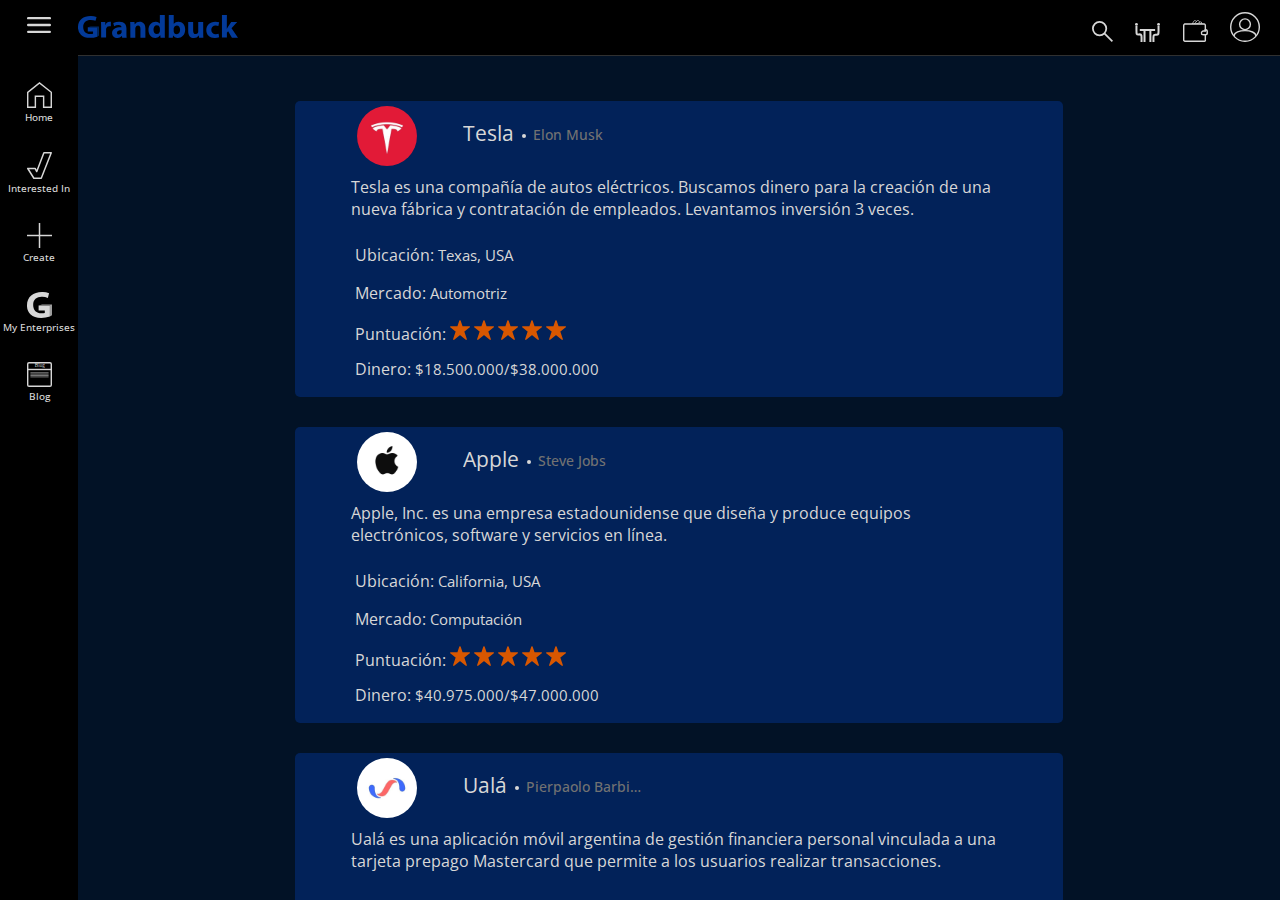
<file: home copy/index.html>
<!DOCTYPE html>
<html lang="en">
<head>
    <meta charset="UTF-8">
    <meta http-equiv="X-UA-Compatible" content="IE=edge">
    <meta name="viewport" content="width=device-width, initial-scale=1.0">
    <!-- CSS Stylesheets -->
    <link rel="stylesheet" href="./css/style.css">
    <link rel="stylesheet" href="./css/phoneL.css" media="screen and (min-width: 425px)">
    <link rel="stylesheet" href="./css/tablet.css" media="screen and (min-width: 768px)">
    <link rel="stylesheet" href="./css/notebook.css" media="screen and (min-width: 1024px)">
    <link rel="stylesheet" href="./css/desktop.css" media="screen and (min-width: 1440px)">
    <title>Grandbuck</title>
    <link rel="shortcut icon" href="./img/shortcut-icon.svg">
    <!-- Fonts Google -->
    <link rel="preconnect" href="https://fonts.googleapis.com">
    <link rel="preconnect" href="https://fonts.gstatic.com" crossorigin>
    <link href="https://fonts.googleapis.com/css2?family=Open+Sans:wght@300;400;500;700&display=swap" rel="stylesheet">

</head>
<body>
                                                <!-- HEADER -->
    <header>
        <div class="header-mobile-left">
            <a href="https://grandbuck.com/wallet"><img src="./img/darkmode-wallet.svg" alt=""></a>
        </div>
        <div class="header-left">
            <picture class="logo">
                <source  media="(min-width: 425px)" srcset="./img/logoGrandbuckWoutBackground.svg">
                <img src="./img/logoG.svg" alt="">
            </picture>
        </div>
        <nav class="header-right">
            <ul class="header-right__btns">
                <li class="header-right__nav-btns header-right__btn-search"><a href="https://grandbuck.com/search"><img src="./img/darkmode-search.svg" alt=""></a></li>
                <li class="header-right__nav-btns"><a href="https://grandbuck.com/messages"><img src="./img/darkmode-messages.svg" alt=""></a></li>
                <li class="header-right__nav-btns"><a href="https://grandbuck.com/wallet"><img src="./img/darkmode-wallet.svg" alt=""></a></li>
                <li class="header-right__nav-btns header-right__btn-profile"><a href="https://grandbuck.com/profile"><img src="./img/darkmode-profile.svg" alt=""></a></li>
            </ul>
        </nav>
        <div class="header-mobile-right">
            <a href="https://grandbuck.com/profile"><img src="./img/darkmode-profile.svg" alt=""></a>
        </div>
    </header>

                                                    <!-- SIDEBAR -->

    <div class="sidebar">
        <div class="hmb-icon">
            <a href="#" onclick="openSlideMenu()"><img src="./img/hamburguer-icon.svg" alt=""></a>
        </div>
        <div class="sidebar-navbar">
            <div class="sidebar-navbar__btns sn__bhome sidebar-navbar__mobile-phone">
                <a href="https://grandbuck.com/home">
                    <img src="./img/darkmode-home.svg" alt="">
                    <span>Home</span>
                </a>
            </div>
            <div class="sidebar-navbar__btns sn__bsearch sidebar-navbar__mobile-phone">
                <a href="../search/index.html">
                    <img src="./img/darkmode-search.svg" alt="">
                </a>
            </div>
            <div class="sidebar-navbar__btns sn__binterestedin">
                <a href="https://grandbuck.com/interestedin">
                    <img src="./img/darkmode-interestedin.svg" alt="">
                    <span>Interested In</span>
                </a>
            </div>
            <div class="sidebar-navbar__btns sn__bcreate sidebar-navbar__mobile-phone">
                <a href="https://grandbuck.com/create">
                    <img src="./img/darkmode-create.svg" alt="">
                    <span>Create</span>
                </a>
            </div>
            <div class="sidebar-navbar__btns sn__bmyepnshps">
                <a href="https://grandbuck.com/myepnshps">
                    <img src="./img/darkmode-myepnshps.svg" alt="">
                    <span>My Enterprises</span>
                </a>
            </div>
            <div class="sidebar-navbar__btns sn__bblog">
                <a href="https://grandbuck.com/blog">
                    <img src="./img/darkmode-blog.svg" alt="">
                    <span>Blog</span>
                </a>
            </div>
            <div class="sidebar-navbar__btns sn__bmsgs sidebar-navbar__mobile-phone">
                <a href="https://grandbuck.com/messages">
                    <img src="./img/darkmode-messages.svg" alt="">
                </a>
            </div>
        </div>
    </div>

                                                    <!-- SIDEBAR OPEN -->

    <div id="side-menu" class="side-nav">
        <div class="open-sidebar__top">
            <div class="hmb-icon">
                <a href="#" class="btn-close" onclick="closeSlideMenu()"><img src="./img/hamburguer-icon.svg" alt=""></a>
            </div>
            <div class="logo">
                <img src="./img/logoGrandbuckWoutBackground.svg" alt="">
            </div>
        </div>
        <div class="open-sidebar__btns">
            <a href="">
                <div class="open-sidebar__btn os__bhome">
                    <img src="./img/darkmode-home.svg" alt="">
                    <span>Home</span>
                </div>
            </a>
            <a href="../search/index.html">
                <div class="open-sidebar__btn os__bsearch">
                    <img src="./img/darkmode-search.svg" alt="">
                    <span>Search</span>
                </div>
            </a>
            <a href="">
                <div class="open-sidebar__btn os__binterestedin">
                    <img src="./img/darkmode-interestedin.svg" alt="">
                    <span>Interested In</span>
                </div>
            </a>

            <div class="os-divisor-line"></div>

            <a href="">
                <div class="open-sidebar__btn os__bcreate">
                    <img src="./img/darkmode-create.svg" alt="">
                    <span>Create</span>
                </div>
            </a>
            <a href="">
                <div class="open-sidebar__btn os__bmyepnshps">
                    <img src="./img/darkmode-myepnshps.svg" alt="">
                    <span>My Enterprises</span>
                </div>
            </a>
            
            <div class="os-divisor-line"></div>
            
            <div class="open-sidebar__sign-in">
                <p>Sign In to follow people,<br/>invest and get interested<br/>in Entrepreneurships</p>
                <a href=""><img src="./img/signin-profile.svg" alt=""><span>SIGN IN</span></a>
            </div>
            
            <div class="os-divisor-line"></div>

            <h3>More From Grandbuck</h3> 
            <a href="">
                <div class="open-sidebar__btn os__bglearning">
                    <img src="./img/darkmode-glearning.svg" alt="">
                    <span>G Learning</span>
                </div>
            </a>
            <a href="">
                <div class="open-sidebar__btn os__bblog">
                    <img src="./img/darkmode-blog.svg" alt="">
                    <span>Blog</span>
                </div>
            </a>
            <a href="">
                <div class="open-sidebar__btn os__bpremium">
                    <img src="./img/darkmode-gpremium.svg" alt="">
                    <span>Premium</span>
                </div>
            </a>

            <div class="os-divisor-line"></div>

            <a href="">
                <div class="open-sidebar__btn os__bsettings">
                    <img src="./img/darkmode-settings.svg" alt="">
                    <span>Settings</span>
                </div>
            </a>
            <a href="">
                <div class="open-sidebar__btn os__breport">
                    <img src="./img/darkmode-report.svg" alt="">
                    <span>Report</span>
                </div>
            </a>
            <a href="">
                <div class="open-sidebar__btn os__bhelp">
                    <img src="./img/darkmode-help.svg" alt="">
                    <span>Help</span>
                </div>
            </a>
            <a href="">
                <div class="open-sidebar__btn os__bfeedback">
                    <img src="./img/darkmode-feedback.svg" alt="">
                    <span>Send Feedback</span>
                </div>
            </a>

            <div class="os-divisor-line"></div>

            <ul class="open-sidebar__info">
                <li>
                    <a href="">About</a>
                </li>
                <li>
                    <a href="">Press</a>
                </li>
                <li>
                    <a href="">Copyright</a>
                </li>
                <li>
                    <a href="">Contact us</a>
                </li>
                <li>
                    <a href="">Creators</a>
                </li>
                <li>
                    <a href="">Advertise</a>
                </li>
                <li>
                    <a href="">Developers</a>
                </li>
            </ul>

            <ul class="open-sidebar__info">
                <li>
                    <a href="">Terms</a>
                </li>
                <li>
                    <a href="">Privacy</a>
                </li>
                <li>
                    <a href="">Policy & Safety</a>
                </li>
                <li>
                    <a href="">How Grandbuck works</a>
                </li>
                <li>
                    <a href="">Test new features</a>
                </li>
            </ul>
        </div>
    </div> 
    
                                                    <!-- MAIN -->

    <main>
        <div id="main" class="feed">
            <div class="posts">

                <div class="post">
                    <div class="post__head">
                        <a href="https://grandbuck.com/e/tesla.html">
                            <figure class="epnshp-logo">
                                <img src="./img/tesla-logo.jpg" alt="">
                            </figure>
                        </a>
                        <div class="head-info-epnshp">
                            <a href="../e/tesla.html" class="epnshp-name">
                                <h2>Tesla</h2>
                            </a>
                                <div class="separator"></div>
                            <a href="../p/elonmusk.html" class="epnshp-owner">
                                <h3>Elon Musk</h3>
                            </a>
                        </div>
                    </div>
                    <div class="post__body">
                        <div class="epnshp-info">
                            <p>Tesla es una compañía de autos eléctricos. Buscamos dinero para la creación de una nueva fábrica y contratación de empleados. Levantamos inversión 3 veces.</p>
                        </div>
                        <ul>
                            <li>
                                Ubicación: <a href="">Texas, USA</a>
                            </li>
                            <li>
                                Mercado: <a href="">Automotriz</a>
                            </li>
                            <li>
                                Puntuación: <div class="rating">
                                    <div class="star"></div>
                                    <div class="star"></div>
                                    <div class="star"></div>
                                    <div class="star"></div>
                                    <div class="star"></div>
                                </div>
                            </li>
                            <li>
                                Dinero: <a href="">$18.500.000/$38.000.000</a>
                            </li>
                        </ul>
                    </div>
                </div>

                <div class="feed-divisor-line"></div>

                <div class="post">
                    <div class="post__head">
                        <a href="https://grandbuck.com/e/apple.html">
                            <figure class="epnshp-logo">
                                <img src="./img/apple-logo.jpg" alt="">
                            </figure>
                        </a>
                        <div class="head-info-epnshp">
                            <a href="../e/apple.html" class="epnshp-name">
                                <h2>Apple</h2>
                            </a>
                                <div class="separator"></div>
                            <a href="../p/stevejobs.html" class="epnshp-owner">
                                <h3>Steve Jobs</h3>
                            </a>
                        </div>
                    </div>
                    <div class="post__body">
                        <div class="epnshp-info">
                            <p>Apple, Inc. es una empresa estadounidense que diseña y produce equipos electrónicos, software y servicios en línea.</p>
                        </div>
                        <ul>
                            <li>
                                Ubicación: <a href="">California, USA</a>
                            </li>
                            <li>
                                Mercado: <a href="">Computación</a>
                            </li>
                            <li>
                                Puntuación: <div class="rating">
                                    <div class="star"></div>
                                    <div class="star"></div>
                                    <div class="star"></div>
                                    <div class="star"></div>
                                    <div class="star"></div>
                                </div>
                            </li>
                            <li>
                                Dinero: <a href="">$40.975.000/$47.000.000</a>
                            </li>
                        </ul>
                    </div>
                </div>

                <div class="feed-divisor-line"></div>

                <div class="post">
                    <div class="post__head">
                        <a href="https://grandbuck.com/e/uala.html">
                            <figure class="epnshp-logo">
                                <img src="./img/uala-logo.jpg" alt="">
                            </figure>
                        </a>
                        <div class="head-info-epnshp">
                            <a href="../e/uala.html" class="epnshp-name">
                                <h2>Ualá</h2>
                            </a>
                                <div class="separator"></div>
                            <a href="../p/pbarbieri.html" class="epnshp-owner">
                                <h3>Pierpaolo Barbieri</h3>
                            </a>
                        </div>
                    </div>
                    <div class="post__body">
                        <div class="epnshp-info">
                            <p>Ualá es una aplicación móvil argentina de gestión financiera personal vinculada a una tarjeta prepago Mastercard que permite a los usuarios realizar transacciones.</p>
                        </div>
                        <ul>
                            <li>
                                Ubicación: <a href="">Buenos Aires, Argentina</a>
                            </li>
                            <li>
                                Mercado: <a href="">Fintech</a>
                            </li>
                            <li>
                                Puntuación: <div class="rating">
                                    <div class="star"></div>
                                    <div class="star"></div>
                                    <div class="star"></div>
                                    <div class="star"></div>
                                    <div class="star-dis"></div>
                                </div>
                            </li>
                            <li>
                                Dinero:<a href="">$15.975.000/$27.000.000</a>
                            </li>
                        </ul>
                    </div>
                </div>

            </div>
        </div>
        <div id="main suggested" class="suggested">
            <div class="suggested__box">
                <h2>Suggested</h2>

                <a href="">
                    <div class="suggested__box-profile fst">
                        <figure>
                            <img src="./img/profile-bautifelia.jpg" alt="">
                        </figure>
                        <div class="name-user-info">
                            <div class="name">Bautista Felia</div>
                            <div class="separator"></div>
                            <div class="username">@bautifelia</div>
                        </div>
                        <p class="user-info">working to revolutionize and turn Latam into the new Silicon Valley. founder <span class="link">@grandbuck</span></p>
                    </div>
                </a>
                
                <a href="">
                    <div class="suggested__box-profile">
                        <figure>
                            <img src="./img/profile-elonmusk.jpg" alt="">
                        </figure>
                        <div class="name-user-info">
                            <div class="name">Elon Musk</div>
                            <div class="separator"></div>
                            <div class="username">@elonmusk</div>
                        </div>
                        <p class="user-info">working to revolutionize transportation both on earth, through electric car maker <span class="link">@Tesla</span> and in space, via rocket producer <span class="link">@SpaceX</span></p>
                    </div>
                </a>

                <a href="">
                    <div class="suggested__box-profile">
                        <figure>
                            <img src="./img/profile-pbarbieri.jpg" alt="">
                        </figure>
                        <div class="name-user-info">
                            <div class="name">Pierpaolo Barbieri</div>
                            <div class="separator"></div>
                            <div class="username">@pbarbieri</div>
                        </div>
                        <p class="user-info">founder <span class="link">@uala_co</span>, <span class="link">@uala_abc</span>, <span class="link">@uala_arg</span></p>
                    </div>
                </a>
                
                <a href="">
                    <div class="suggested__box-profile">
                        <figure>
                            <img src="./img/profile-freddier.jpg" alt="">
                        </figure>
                        <div class="name-user-info">
                            <div class="name">Freddy Vega</div>
                            <div class="separator"></div>
                            <div class="username">@freddier</div>
                        </div>
                        <p class="user-info">CEO, Cofounder: <span class="link">@Platzi</span> / <span class="link">@PlatziBrasil</span> <span class="link">#PlatziSePagaSolo</span></p>
                    </div>
                </a>
            </div>
        </div>
    </main>

                                                    <!-- SCRIPTS -->
    
    <script>
        function openSlideMenu(){
            document.getElementById('side-menu').style.width = '300px';
            document.getElementById('side-menu').style.display = 'inherit';
            document.getElementById('main').style.marginLeft = '222px';
        }
        function closeSlideMenu(){
            document.getElementById('side-menu').style.width = '0';
            document.getElementById('side-menu').style.display = 'none';
            document.getElementById('main').style.marginLeft = '0';
        }
    </script>
</body>
</html>
</file>
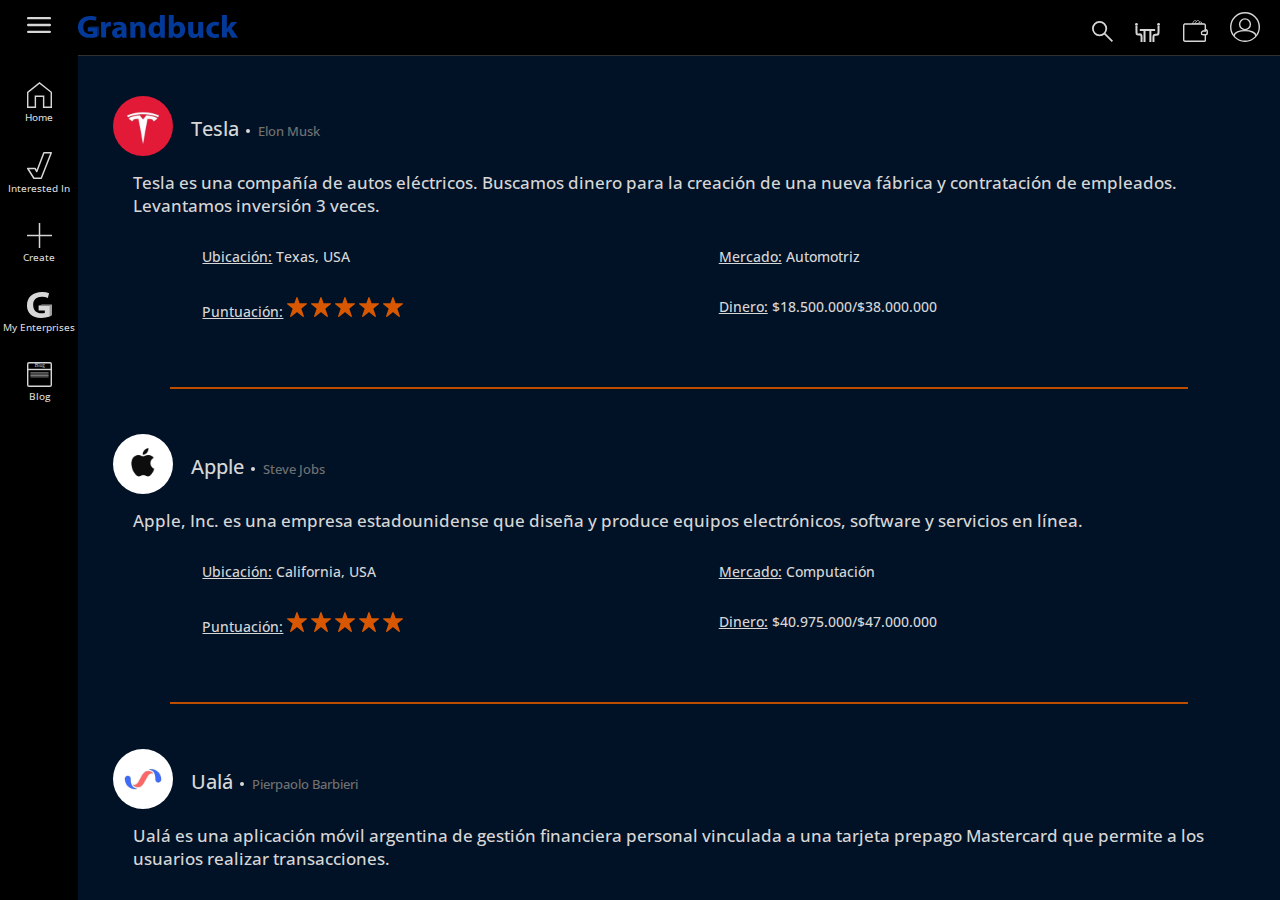
<file: home/index.html>
<!DOCTYPE html>
<html lang="en">
<head>
    <meta charset="UTF-8">
    <meta http-equiv="X-UA-Compatible" content="IE=edge">
    <meta name="viewport" content="width=device-width, initial-scale=1.0">
    <!-- CSS Stylesheets -->
    <link rel="stylesheet" href="./css/style.css">
    <link rel="stylesheet" href="./css/phoneL.css" media="screen and (min-width: 425px)">
    <link rel="stylesheet" href="./css/tablet.css" media="screen and (min-width: 768px)">
    <link rel="stylesheet" href="./css/notebook.css" media="screen and (min-width: 1024px)">
    <link rel="stylesheet" href="./css/desktop.css" media="screen and (min-width: 1440px)">
    <title>Grandbuck</title>
    <link rel="shortcut icon" href="./img/shortcut-icon.svg">
    <!-- Fonts Google -->
    <link rel="preconnect" href="https://fonts.googleapis.com">
    <link rel="preconnect" href="https://fonts.gstatic.com" crossorigin>
    <link href="https://fonts.googleapis.com/css2?family=Open+Sans:wght@300;400;500;700&display=swap" rel="stylesheet">

</head>
<body>
                                                <!-- HEADER -->
    <header>
        <div class="header-mobile-left">
            <a href="https://grandbuck.com/wallet"><img src="./img/darkmode-wallet.svg" alt=""></a>
        </div>
        <div class="header-left">
            <picture class="logo">
                <source  media="(min-width: 425px)" srcset="./img/logoGrandbuckWoutBackground.svg">
                <img src="./img/logoG.svg" alt="">
            </picture>
        </div>
        <nav class="header-right">
            <ul class="header-right__btns">
                <li class="header-right__nav-btns header-right__btn-search"><a href="https://grandbuck.com/search"><img src="./img/darkmode-search.svg" alt=""></a></li>
                <li class="header-right__nav-btns"><a href="https://grandbuck.com/messages"><img src="./img/darkmode-messages.svg" alt=""></a></li>
                <li class="header-right__nav-btns"><a href="https://grandbuck.com/wallet"><img src="./img/darkmode-wallet.svg" alt=""></a></li>
                <li class="header-right__nav-btns header-right__btn-profile"><a href="https://grandbuck.com/profile"><img src="./img/darkmode-profile.svg" alt=""></a></li>
            </ul>
        </nav>
        <div class="header-mobile-right">
            <a href="https://grandbuck.com/profile"><img src="./img/darkmode-profile.svg" alt=""></a>
        </div>
    </header>

                                                    <!-- SIDEBAR -->

    <div class="sidebar">
        <div class="hmb-icon">
            <a href="#" onclick="openSlideMenu()"><img src="./img/hamburguer-icon.svg" alt=""></a>
        </div>
        <div class="sidebar-navbar">
            <div class="sidebar-navbar__btns sn__bhome sidebar-navbar__mobile-phone">
                <a href="https://grandbuck.com/home">
                    <img src="./img/darkmode-home.svg" alt="">
                    <span>Home</span>
                </a>
            </div>
            <div class="sidebar-navbar__btns sn__bsearch sidebar-navbar__mobile-phone">
                <a href="../search/index.html">
                    <img src="./img/darkmode-search.svg" alt="">
                </a>
            </div>
            <div class="sidebar-navbar__btns sn__binterestedin">
                <a href="https://grandbuck.com/interestedin">
                    <img src="./img/darkmode-interestedin.svg" alt="">
                    <span>Interested In</span>
                </a>
            </div>
            <div class="sidebar-navbar__btns sn__bcreate sidebar-navbar__mobile-phone">
                <a href="https://grandbuck.com/create">
                    <img src="./img/darkmode-create.svg" alt="">
                    <span>Create</span>
                </a>
            </div>
            <div class="sidebar-navbar__btns sn__bmyepnshps">
                <a href="https://grandbuck.com/myepnshps">
                    <img src="./img/darkmode-myepnshps.svg" alt="">
                    <span>My Enterprises</span>
                </a>
            </div>
            <div class="sidebar-navbar__btns sn__bblog">
                <a href="https://grandbuck.com/blog">
                    <img src="./img/darkmode-blog.svg" alt="">
                    <span>Blog</span>
                </a>
            </div>
            <div class="sidebar-navbar__btns sn__bmsgs sidebar-navbar__mobile-phone">
                <a href="https://grandbuck.com/messages">
                    <img src="./img/darkmode-messages.svg" alt="">
                </a>
            </div>
        </div>
    </div>

                                                    <!-- SIDEBAR OPEN -->

    <div id="side-menu" class="side-nav">
        <div class="open-sidebar__top">
            <div class="hmb-icon">
                <a href="#" class="btn-close" onclick="closeSlideMenu()"><img src="./img/hamburguer-icon.svg" alt=""></a>
            </div>
            <div class="logo">
                <img src="./img/logoGrandbuckWoutBackground.svg" alt="">
            </div>
        </div>
        <div class="open-sidebar__btns">
            <a href="">
                <div class="open-sidebar__btn os__bhome">
                    <img src="./img/darkmode-home.svg" alt="">
                    <span>Home</span>
                </div>
            </a>
            <a href="../search/index.html">
                <div class="open-sidebar__btn os__bsearch">
                    <img src="./img/darkmode-search.svg" alt="">
                    <span>Search</span>
                </div>
            </a>
            <a href="">
                <div class="open-sidebar__btn os__binterestedin">
                    <img src="./img/darkmode-interestedin.svg" alt="">
                    <span>Interested In</span>
                </div>
            </a>

            <div class="os-divisor-line"></div>

            <a href="">
                <div class="open-sidebar__btn os__bcreate">
                    <img src="./img/darkmode-create.svg" alt="">
                    <span>Create</span>
                </div>
            </a>
            <a href="">
                <div class="open-sidebar__btn os__bmyepnshps">
                    <img src="./img/darkmode-myepnshps.svg" alt="">
                    <span>My Enterprises</span>
                </div>
            </a>
            
            <div class="os-divisor-line"></div>
            
            <div class="open-sidebar__sign-in">
                <p>Sign In to follow people,<br/>invest and get interested<br/>in Entrepreneurships</p>
                <a href=""><img src="./img/signin-profile.svg" alt=""><span>SIGN IN</span></a>
            </div>
            
            <div class="os-divisor-line"></div>

            <h3>More From Grandbuck</h3> 
            <a href="">
                <div class="open-sidebar__btn os__bglearning">
                    <img src="./img/darkmode-glearning.svg" alt="">
                    <span>G Learning</span>
                </div>
            </a>
            <a href="">
                <div class="open-sidebar__btn os__bblog">
                    <img src="./img/darkmode-blog.svg" alt="">
                    <span>Blog</span>
                </div>
            </a>
            <a href="">
                <div class="open-sidebar__btn os__bpremium">
                    <img src="./img/darkmode-gpremium.svg" alt="">
                    <span>Premium</span>
                </div>
            </a>

            <div class="os-divisor-line"></div>

            <a href="">
                <div class="open-sidebar__btn os__bsettings">
                    <img src="./img/darkmode-settings.svg" alt="">
                    <span>Settings</span>
                </div>
            </a>
            <a href="">
                <div class="open-sidebar__btn os__breport">
                    <img src="./img/darkmode-report.svg" alt="">
                    <span>Report</span>
                </div>
            </a>
            <a href="">
                <div class="open-sidebar__btn os__bhelp">
                    <img src="./img/darkmode-help.svg" alt="">
                    <span>Help</span>
                </div>
            </a>
            <a href="">
                <div class="open-sidebar__btn os__bfeedback">
                    <img src="./img/darkmode-feedback.svg" alt="">
                    <span>Send Feedback</span>
                </div>
            </a>

            <div class="os-divisor-line"></div>

            <ul class="open-sidebar__info">
                <li>
                    <a href="">About</a>
                </li>
                <li>
                    <a href="">Press</a>
                </li>
                <li>
                    <a href="">Copyright</a>
                </li>
                <li>
                    <a href="">Contact us</a>
                </li>
                <li>
                    <a href="">Creators</a>
                </li>
                <li>
                    <a href="">Advertise</a>
                </li>
                <li>
                    <a href="">Developers</a>
                </li>
            </ul>

            <ul class="open-sidebar__info">
                <li>
                    <a href="">Terms</a>
                </li>
                <li>
                    <a href="">Privacy</a>
                </li>
                <li>
                    <a href="">Policy & Safety</a>
                </li>
                <li>
                    <a href="">How Grandbuck works</a>
                </li>
                <li>
                    <a href="">Test new features</a>
                </li>
            </ul>
        </div>
    </div> 
    
                                                    <!-- MAIN -->

    <main>
        <div id="main" class="feed">
            <div class="post">

                <div class="post__head">
                    <a href="https://grandbuck.com/e/tesla.html">
                        <figure class="epnshp-logo">
                            <img src="./img/tesla-logo.jpg" alt="">
                        </figure>
                    </a>
                    <div class="head-info-epnshp">
                        <a href="../e/tesla.html">
                            <h2 class="epnshp-name">Tesla</h2>
                            <div class="separator"></div>
                            <h3 class="epnshp-owner">Elon Musk</h3>
                        </a>
                    </div>
                </div>
                <div class="post__body">
                    <div class="epnshp-info">
                        <p>Tesla es una compañía de autos eléctricos. Buscamos dinero para la creación de una nueva fábrica y contratación de empleados. Levantamos inversión 3 veces.</p>
                    </div>
                    <ul>
                        <li>
                            <u>Ubicación:</u><a href=""> Texas, USA</a>
                        </li>
                        <li>
                            <u>Mercado:</u><a href=""> Automotriz</a>
                        </li>
                        <li>
                            <u>Puntuación:</u><div class="rating">
                                <div class="star"></div>
                                <div class="star"></div>
                                <div class="star"></div>
                                <div class="star"></div>
                                <div class="star"></div>
                            </div>
                        </li>
                        <li>
                            <u>Dinero:</u><a href=""> $18.500.000/$38.000.000</a>
                        </li>
                    </ul>
                </div>
            </div>

            <div class="feed-divisor-line"></div>

            <div class="post">
                <div class="post__head">
                    <a href="https://grandbuck.com/e/apple">
                        <figure class="epnshp-logo">
                            <img src="./img/apple-logo.jpg" alt="">
                        </figure>
                    </a>
                    <div class="head-info-epnshp">
                        <a href="https://grandbuck.com/e/apple">
                            <h2 class="epnshp-name">Apple</h2>
                            <div class="separator"></div>
                            <h3 class="epnshp-owner">Steve Jobs</h3>
                        </a>
                    </div>
                </div>
                <div class="post__body">
                    <div class="epnshp-info">
                        <p>Apple, Inc. es una empresa estadounidense que diseña y produce equipos electrónicos, software y servicios en línea.</p>
                    </div>
                    <ul>
                        <li>
                            <u>Ubicación:</u><a href=""> California, USA</a>
                        </li>
                        <li>
                            <u>Mercado:</u><a href=""> Computación</a>
                        </li>
                        <li>
                            <u>Puntuación:</u><div class="rating">
                                <div class="star"></div>
                                <div class="star"></div>
                                <div class="star"></div>
                                <div class="star"></div>
                                <div class="star"></div>
                            </div>
                        </li>
                        <li>
                            <u>Dinero:</u><a href=""> $40.975.000/$47.000.000</a>
                        </li>
                    </ul>
                </div>
            </div>

            <div class="feed-divisor-line"></div>

            <div class="post">
                <div class="post__head">
                    <a href="https://grandbuck.com/e/uala">
                        <figure class="epnshp-logo">
                            <img src="./img/uala-logo.jpg" alt="">
                        </figure>
                    </a>
                    <div class="head-info-epnshp">
                        <a href="https://grandbuck.com/e/uala">
                            <h2 class="epnshp-name">Ualá</h2>
                            <div class="separator"></div>
                            <h3 class="epnshp-owner">Pierpaolo Barbieri</h3>
                        </a>
                    </div>
                </div>
                <div class="post__body">
                    <div class="epnshp-info">
                        <p>Ualá es una aplicación móvil argentina de gestión financiera personal vinculada a una tarjeta prepago Mastercard que permite a los usuarios realizar transacciones.</p>
                    </div>
                    <ul>
                        <li>
                            <u>Ubicación:</u><a href=""> Buenos Aires, USA</a>
                        </li>
                        <li>
                            <u>Mercado:</u><a href=""> FinTech</a>
                        </li>
                        <li>
                            <u>Puntuación:</u><div class="rating">
                                <div class="star"></div>
                                <div class="star"></div>
                                <div class="star"></div>
                                <div class="star"></div>
                                <div class="star-dis"></div>
                            </div>
                        </li>
                        <li>
                            <u>Dinero:</u><a href=""> $15.975.000/$27.000.000</a>
                        </li>
                    </ul>
                </div>
            </div>

        </div>
        <div id="main suggested" class="suggested">
            <div class="suggested__box">
                <h2>Suggested</h2>

                <a href="">
                    <div class="suggested__box-profile fst">
                        <figure>
                            <img src="./img/profile-bautifelia.jpg" alt="">
                        </figure>
                        <div class="name-user-info">
                            <div class="name">Bautista Felia</div>
                            <div class="separator"></div>
                            <div class="username">@bautifelia</div>
                        </div>
                        <p class="user-info">working to revolutionize and turn Latam into the new Silicon Valley. founder <span class="link">@grandbuck</span></p>
                    </div>
                </a>
                
                <a href="">
                    <div class="suggested__box-profile">
                        <figure>
                            <img src="./img/profile-elonmusk.jpg" alt="">
                        </figure>
                        <div class="name-user-info">
                            <div class="name">Elon Musk</div>
                            <div class="separator"></div>
                            <div class="username">@elonmusk</div>
                        </div>
                        <p class="user-info">working to revolutionize transportation both on earth, through electric car maker <span class="link">@Tesla</span> and in space, via rocket producer <span class="link">@SpaceX</span></p>
                    </div>
                </a>

                <a href="">
                    <div class="suggested__box-profile">
                        <figure>
                            <img src="./img/profile-pbarbieri.jpg" alt="">
                        </figure>
                        <div class="name-user-info">
                            <div class="name">Pierpaolo Barbieri</div>
                            <div class="separator"></div>
                            <div class="username">@pbarbieri</div>
                        </div>
                        <p class="user-info">founder <span class="link">@uala_co</span>, <span class="link">@uala_abc</span>, <span class="link">@uala_arg</span></p>
                    </div>
                </a>
                
                <a href="">
                    <div class="suggested__box-profile">
                        <figure>
                            <img src="./img/profile-freddier.jpg" alt="">
                        </figure>
                        <div class="name-user-info">
                            <div class="name">Freddy Vega</div>
                            <div class="separator"></div>
                            <div class="username">@freddier</div>
                        </div>
                        <p class="user-info">CEO, Cofounder: <span class="link">@Platzi</span> / <span class="link">@PlatziBrasil</span> <span class="link">#PlatziSePagaSolo</span></p>
                    </div>
                </a>
            </div>
        </div>
    </main>

                                                    <!-- SCRIPTS -->
    
    <script>
        function openSlideMenu(){
            document.getElementById('side-menu').style.width = '300px';
            document.getElementById('side-menu').style.display = 'inherit';
            document.getElementById('main').style.marginLeft = '222px';
        }
        function closeSlideMenu(){
            document.getElementById('side-menu').style.width = '0';
            document.getElementById('side-menu').style.display = 'none';
            document.getElementById('main').style.marginLeft = '0';
        }
    </script>
</body>
</html>
</file>
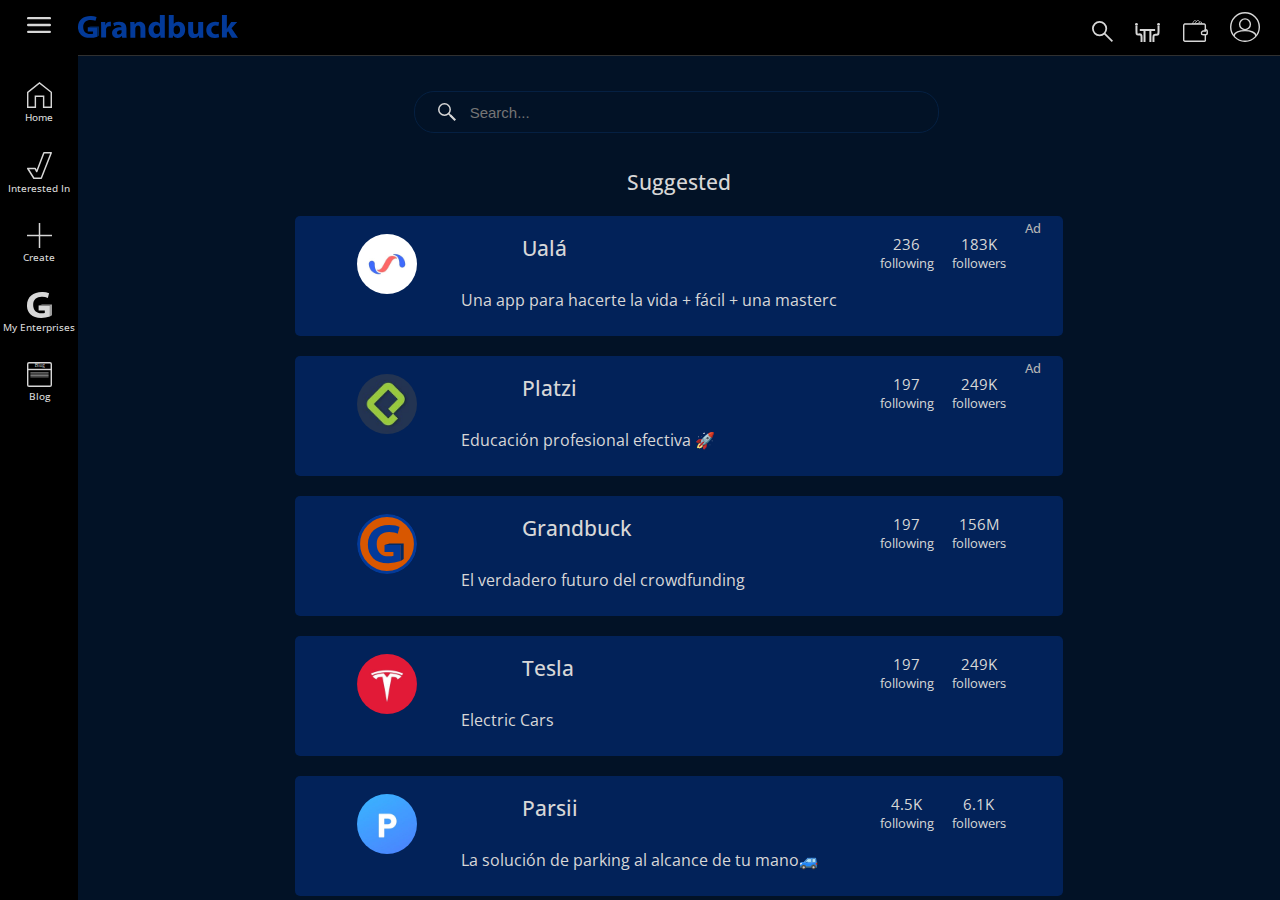
<file: search/index.html>
<!DOCTYPE html>
<html lang="en">
<head>
    <meta charset="UTF-8">
    <meta http-equiv="X-UA-Compatible" content="IE=edge">
    <meta name="viewport" content="width=device-width, initial-scale=1.0">
    <!-- CSS Stylesheets -->
    <link rel="stylesheet" href="./css/style.css">
    <link rel="stylesheet" href="./css/phoneL.css" media="screen and (min-width: 425px)">
    <link rel="stylesheet" href="./css/tablet.css" media="screen and (min-width: 768px)">
    <link rel="stylesheet" href="./css/notebook.css" media="screen and (min-width: 1024px)">
    <link rel="stylesheet" href="./css/desktop.css" media="screen and (min-width: 1440px)">
    <title>Grandbuck</title>
    <link rel="shortcut icon" href="./img/shortcut-icon.svg">
    <!-- Fonts Google -->
    <link rel="preconnect" href="https://fonts.googleapis.com">
    <link rel="preconnect" href="https://fonts.gstatic.com" crossorigin>
    <link href="https://fonts.googleapis.com/css2?family=Open+Sans:wght@300;400;500;700&display=swap" rel="stylesheet">

</head>
<body>
                                                <!-- HEADER -->
    <header>
        <div class="header-mobile-left">
            <a href="https://grandbuck.com/wallet"><img src="./img/darkmode-wallet.svg" alt=""></a>
        </div>
        <div class="header-left">
            <picture class="logo">
                <source  media="(min-width: 425px)" srcset="./img/logoGrandbuckWoutBackground.svg">
                <img src="./img/logoG.svg" alt="">
            </picture>
        </div>
        <nav class="header-right">
            <ul class="header-right__btns">
                <li class="header-right__nav-btns header-right__btn-search"><a href="https://grandbuck.com/search"><img src="./img/darkmode-search.svg" alt=""></a></li>
                <li class="header-right__nav-btns"><a href="https://grandbuck.com/messages"><img src="./img/darkmode-messages.svg" alt=""></a></li>
                <li class="header-right__nav-btns"><a href="https://grandbuck.com/wallet"><img src="./img/darkmode-wallet.svg" alt=""></a></li>
                <li class="header-right__nav-btns header-right__btn-profile"><a href="https://grandbuck.com/profile"><img src="./img/darkmode-profile.svg" alt=""></a></li>
            </ul>
        </nav>
        <div class="header-mobile-right">
            <a href="https://grandbuck.com/profile"><img src="./img/darkmode-profile.svg" alt=""></a>
        </div>
    </header>

                                                    <!-- SIDEBAR -->

    <div class="sidebar">
        <div class="hmb-icon">
            <a href="#" onclick="openSlideMenu()"><img src="./img/hamburguer-icon.svg" alt=""></a>
        </div>
        <div class="sidebar-navbar">
            <div class="sidebar-navbar__btns sn__bhome sidebar-navbar__mobile-phone">
                <a href="https://grandbuck.com/home">
                    <img src="./img/darkmode-home.svg" alt="">
                    <span>Home</span>
                </a>
            </div>
            <div class="sidebar-navbar__btns sn__bsearch sidebar-navbar__mobile-phone">
                <a href="https://grandbuck.com/search">
                    <img src="./img/darkmode-search.svg" alt="">
                </a>
            </div>
            <div class="sidebar-navbar__btns sn__binterestedin">
                <a href="https://grandbuck.com/interestedin">
                    <img src="./img/darkmode-interestedin.svg" alt="">
                    <span>Interested In</span>
                </a>
            </div>
            <div class="sidebar-navbar__btns sn__bcreate sidebar-navbar__mobile-phone">
                <a href="https://grandbuck.com/create">
                    <img src="./img/darkmode-create.svg" alt="">
                    <span>Create</span>
                </a>
            </div>
            <div class="sidebar-navbar__btns sn__bmyepnshps">
                <a href="https://grandbuck.com/myepnshps">
                    <img src="./img/darkmode-myepnshps.svg" alt="">
                    <span>My Enterprises</span>
                </a>
            </div>
            <div class="sidebar-navbar__btns sn__bblog">
                <a href="https://grandbuck.com/blog">
                    <img src="./img/darkmode-blog.svg" alt="">
                    <span>Blog</span>
                </a>
            </div>
            <div class="sidebar-navbar__btns sn__bmsgs sidebar-navbar__mobile-phone">
                <a href="https://grandbuck.com/messages">
                    <img src="./img/darkmode-messages.svg" alt="">
                </a>
            </div>
        </div>
    </div>

                                                    <!-- SIDEBAR OPEN -->

    <div id="side-menu" class="side-nav">
        <div class="open-sidebar__top">
            <div class="hmb-icon">
                <a href="#" class="btn-close" onclick="closeSlideMenu()"><img src="./img/hamburguer-icon.svg" alt=""></a>
            </div>
            <a href="../home/index.html">
                <div class="logo">
                    <img src="./img/logoGrandbuckWoutBackground.svg" alt="">
                </div>
            </a>
        </div>
        <div class="open-sidebar__btns">
            <a href="">
                <div class="open-sidebar__btn os__bhome">
                    <img src="./img/darkmode-home.svg" alt="">
                    <span>Home</span>
                </div>
            </a>
            <a href="">
                <div class="open-sidebar__btn os__bsearch">
                    <img src="./img/darkmode-search.svg" alt="">
                    <span>Search</span>
                </div>
            </a>
            <a href="">
                <div class="open-sidebar__btn os__binterestedin">
                    <img src="./img/darkmode-interestedin.svg" alt="">
                    <span>Interested In</span>
                </div>
            </a>

            <div class="os-divisor-line"></div>

            <a href="">
                <div class="open-sidebar__btn os__bcreate">
                    <img src="./img/darkmode-create.svg" alt="">
                    <span>Create</span>
                </div>
            </a>
            <a href="">
                <div class="open-sidebar__btn os__bmyepnshps">
                    <img src="./img/darkmode-myepnshps.svg" alt="">
                    <span>My Enterprises</span>
                </div>
            </a>
            
            <div class="os-divisor-line"></div>
            
            <div class="open-sidebar__sign-in">
                <p>Sign In to follow people,<br/>invest and get interested<br/>in Entrepreneurships</p>
                <a href=""><img src="./img/signin-profile.svg" alt=""><span>SIGN IN</span></a>
            </div>
            
            <div class="os-divisor-line"></div>

            <h3>More From Grandbuck</h3> 
            <a href="">
                <div class="open-sidebar__btn os__bglearning">
                    <img src="./img/darkmode-glearning.svg" alt="">
                    <span>G Learning</span>
                </div>
            </a>
            <a href="">
                <div class="open-sidebar__btn os__bblog">
                    <img src="./img/darkmode-blog.svg" alt="">
                    <span>Blog</span>
                </div>
            </a>
            <a href="">
                <div class="open-sidebar__btn os__bpremium">
                    <img src="./img/darkmode-gpremium.svg" alt="">
                    <span>Premium</span>
                </div>
            </a>

            <div class="os-divisor-line"></div>

            <a href="">
                <div class="open-sidebar__btn os__bsettings">
                    <img src="./img/darkmode-settings.svg" alt="">
                    <span>Settings</span>
                </div>
            </a>
            <a href="">
                <div class="open-sidebar__btn os__breport">
                    <img src="./img/darkmode-report.svg" alt="">
                    <span>Report</span>
                </div>
            </a>
            <a href="">
                <div class="open-sidebar__btn os__bhelp">
                    <img src="./img/darkmode-help.svg" alt="">
                    <span>Help</span>
                </div>
            </a>
            <a href="">
                <div class="open-sidebar__btn os__bfeedback">
                    <img src="./img/darkmode-feedback.svg" alt="">
                    <span>Send Feedback</span>
                </div>
            </a>

            <div class="os-divisor-line"></div>

            <ul class="open-sidebar__info">
                <li>
                    <a href="">About</a>
                </li>
                <li>
                    <a href="">Press</a>
                </li>
                <li>
                    <a href="">Copyright</a>
                </li>
                <li>
                    <a href="">Contact us</a>
                </li>
                <li>
                    <a href="">Creators</a>
                </li>
                <li>
                    <a href="">Advertise</a>
                </li>
                <li>
                    <a href="">Developers</a>
                </li>
            </ul>

            <ul class="open-sidebar__info">
                <li>
                    <a href="">Terms</a>
                </li>
                <li>
                    <a href="">Privacy</a>
                </li>
                <li>
                    <a href="">Policy & Safety</a>
                </li>
                <li>
                    <a href="">How Grandbuck works</a>
                </li>
                <li>
                    <a href="">Test new features</a>
                </li>
            </ul>
        </div>
    </div> 
    
                                                    <!-- MAIN -->

    <main>
        <div id="main" class="search">
            
            <div class="main-input">
                <div class="main-input-container">
                    <span class="search-icon">
                    </span>
                    <input type="search" placeholder=" Search...">
                </div>
            </div>

            <div class="search-results">
                <h2 class="sug">Suggested</h2>
                <div class="resultAd">

                    <div class="result_header">
                        <div class="ad">Ad</div>
                    </div>

                    <div class="result_body">
                        <div class="profile-photo">
                            <img src="./img/uala-logo.jpg" alt="">
                        </div>
                        <div class="name">
                            <h2>Ualá</h2>
                        </div>
                        <div class="flwing-flwers">
                            <div class="flwing">
                                <span class="num">236</span><br><span class="flw">following</span>
                            </div>
                            <div class="flwers">
                                <span class="num">183K</span><br><span class="flw">followers</span>
                            </div>
                        </div>
                    </div>

                    <div class="result_footer">
                        <div class="short-desc">
                            <p>Una app para hacerte la vida + fácil + una masterc</p>
                        </div>
                    </div>
                </div>

                <div class="resultAd">

                    <div class="result_header">
                        <div class="ad">Ad</div>
                    </div>

                    <div class="result_body">
                        <div class="profile-photo">
                            <img src="./img/platzi-logo.jpg" alt="">
                        </div>
                        <div class="name">
                            <h2>Platzi</h2>
                        </div>
                        <div class="flwing-flwers">
                            <div class="flwing">
                                <span class="num">197</span><br><span class="flw">following</span>
                            </div>
                            <div class="flwers">
                                <span class="num">249K</span><br><span class="flw">followers</span>
                            </div>
                        </div>
                    </div>

                    <div class="result_footer">
                        <div class="short-desc">
                            <p>Educación profesional efectiva 🚀</p>
                        </div>
                    </div>
                </div>

                <div class="result">

                    <div class="result_body">
                        <div class="profile-photo">
                            <img src="./img/shortcut-icon.svg" alt="">
                        </div>
                        <div class="name">
                            <h2>Grandbuck</h2>
                        </div>
                        <div class="flwing-flwers">
                            <div class="flwing">
                                <span class="num">197</span><br><span class="flw">following</span>
                            </div>
                            <div class="flwers">
                                <span class="num">156M</span><br><span class="flw">followers</span>
                            </div>
                        </div>
                    </div>

                    <div class="result_footer">
                        <div class="short-desc">
                            <p>El verdadero futuro del crowdfunding</p>
                        </div>
                    </div>
                </div>

                <div class="result">

                    <div class="result_body">
                        <div class="profile-photo">
                            <img src="./img/tesla-logo.jpg" alt="">
                        </div>
                        <div class="name">
                            <h2>Tesla</h2>
                        </div>
                        <div class="flwing-flwers">
                            <div class="flwing">
                                <span class="num">197</span><br><span class="flw">following</span>
                            </div>
                            <div class="flwers">
                                <span class="num">249K</span><br><span class="flw">followers</span>
                            </div>
                        </div>
                    </div>

                    <div class="result_footer">
                        <div class="short-desc">
                            <p>Electric Cars</p>
                        </div>
                    </div>
                </div>

                <div class="result">

                    <div class="result_body">
                        <div class="profile-photo">
                            <img src="./img/parsii-logo.jpg" alt="">
                        </div>
                        <div class="name">
                            <h2>Parsii</h2>
                        </div>
                        <div class="flwing-flwers">
                            <div class="flwing">
                                <span class="num">4.5K</span><br><span class="flw">following</span>
                            </div>
                            <div class="flwers">
                                <span class="num">6.1K</span><br><span class="flw">followers</span>
                            </div>
                        </div>
                    </div>

                    <div class="result_footer">
                        <div class="short-desc">
                            <p>La solución de parking al alcance de tu mano🚙</p>
                        </div>
                    </div>
                </div>

                <div class="result">

                    <div class="result_body">
                        <div class="profile-photo">
                            <img src="./img/lemon-logo.jpg" alt="">
                        </div>
                        <div class="name">
                            <h2>Lemon Cash App</h2>
                        </div>
                        <div class="flwing-flwers">
                            <div class="flwing">
                                <span class="num">196K</span><br><span class="flw">following</span>
                            </div>
                            <div class="flwers">
                                <span class="num">155K</span><br><span class="flw">followers</span>
                            </div>
                        </div>
                    </div>

                    <div class="result_footer">
                        <div class="short-desc">
                            <p>Tu mundo en crypto 📲</p>
                        </div>
                    </div>
                </div>

                <div class="result">

                    <div class="result_body">
                        <div class="profile-photo">
                            <img src="./img/globant-logo.jpg" alt="">
                        </div>
                        <div class="name">
                            <h2>Globant</h2>
                        </div>
                        <div class="flwing-flwers">
                            <div class="flwing">
                                <span class="num">2.1K</span><br><span class="flw">following</span>
                            </div>
                            <div class="flwers">
                                <span class="num">63K</span><br><span class="flw">followers</span>
                            </div>
                        </div>
                    </div>

                    <div class="result_footer">
                        <div class="short-desc">
                            <p>Reinvention moves the world fwrd, what we do best⚡</p>
                        </div>
                    </div>
                </div>

                <div class="result">

                    <div class="result_body">
                        <div class="profile-photo">
                            <img src="./img/meli-logo.jpg" alt="">
                        </div>
                        <div class="name">
                            <h2>Mercado Libre</h2>
                        </div>
                        <div class="flwing-flwers">
                            <div class="flwing">
                                <span class="num">13</span><br><span class="flw">following</span>
                            </div>
                            <div class="flwers">
                                <span class="num">938K</span><br><span class="flw">followers</span>
                            </div>
                        </div>
                    </div>

                    <div class="result_footer">
                        <div class="short-desc">
                            <p>#LoMejorEstaLlegando🤝 📦</p>
                        </div>
                    </div>
                </div>

                <div class="result">

                    <div class="result_body">
                        <div class="profile-photo">
                            <img src="./img/olx-logo.jpg" alt="">
                        </div>
                        <div class="name">
                            <h2>OLX Autos</h2>
                        </div>
                        <div class="flwing-flwers">
                            <div class="flwing">
                                <span class="num">29</span><br><span class="flw">following</span>
                            </div>
                            <div class="flwers">
                                <span class="num">19K</span><br><span class="flw">followers</span>
                            </div>
                        </div>
                    </div>

                    <div class="result_footer">
                        <div class="short-desc">
                            <p>Compramos tu auto de forma 100% online 🚗</p>
                        </div>
                    </div>
                </div>

                <div class="result">

                    <div class="result_body">
                        <div class="profile-photo">
                            <img src="./img/despegar-logo.jpg" alt="">
                        </div>
                        <div class="name">
                            <h2>Despegar</h2>
                        </div>
                        <div class="flwing-flwers">
                            <div class="flwing">
                                <span class="num">85</span><br><span class="flw">following</span>
                            </div>
                            <div class="flwers">
                                <span class="num">676K</span><br><span class="flw">followers</span>
                            </div>
                        </div>
                    </div>

                    <div class="result_footer">
                        <div class="short-desc">
                            <p>🛫 Encuentra ofertas para tu próximo viaje 🛫</p>
                        </div>
                    </div>
                </div>

                <div class="result">

                    <div class="result_body">
                        <div class="profile-photo">
                            <img src="./img/tiendanube-logo.jpg" alt="">
                        </div>
                        <div class="name">
                            <h2>Tienda Nube</h2>
                        </div>
                        <div class="flwing-flwers">
                            <div class="flwing">
                                <span class="num">238</span><br><span class="flw">following</span>
                            </div>
                            <div class="flwers">
                                <span class="num">113K</span><br><span class="flw">followers</span>
                            </div>
                        </div>
                    </div>

                    <div class="result_footer">
                        <div class="short-desc">
                            <p>Mostrale al mundo lo que sos capaz de hacer ✨</p>
                        </div>
                    </div>
                </div>

                <div class="result">

                    <div class="result_body">
                        <div class="profile-photo">
                            <img src="./img/bitfarms-logo.jpg" alt="">
                        </div>
                        <div class="name">
                            <h2>Bitfarms</h2>
                        </div>
                        <div class="flwing-flwers">
                            <div class="flwing">
                                <span class="num">15</span><br><span class="flw">following</span>
                            </div>
                            <div class="flwers">
                                <span class="num">6.1K</span><br><span class="flw">followers</span>
                            </div>
                        </div>
                    </div>

                    <div class="result_footer">
                        <div class="short-desc">
                            <p>Computing power to reshape the world</p>
                        </div>
                    </div>
                </div>

                <div class="result">

                    <div class="result_body">
                        <div class="profile-photo">
                            <img src="./img/mural-logo.jpg" alt="">
                        </div>
                        <div class="name">
                            <h2>Mural</h2>
                        </div>
                        <div class="flwing-flwers">
                            <div class="flwing">
                                <span class="num">1.9K</span><br><span class="flw">following</span>
                            </div>
                            <div class="flwers">
                                <span class="num">10K</span><br><span class="flw">followers</span>
                            </div>
                        </div>
                    </div>

                    <div class="result_footer">
                        <div class="short-desc">
                            <p>Powering effective innovation & team building 💫</p>
                        </div>
                    </div>
                </div>

                <div class="result">

                    <div class="result_body">
                        <div class="profile-photo">
                            <img src="./img/aleph-logo.jpg" alt="">
                        </div>
                        <div class="name">
                            <h2>Aleph</h2>
                        </div>
                        <div class="flwing-flwers">
                            <div class="flwing">
                                <span class="num">17</span><br><span class="flw">following</span>
                            </div>
                            <div class="flwers">
                                <span class="num">502</span><br><span class="flw">followers</span>
                            </div>
                        </div>
                    </div>

                    <div class="result_footer">
                        <div class="short-desc">
                            <p>🚀 La mejor manera de hacer e-commerce.</p>
                        </div>
                    </div>
                </div>

                <div class="result">

                    <div class="result_body">
                        <div class="profile-photo">
                            <img src="./img/auth0-logo.jpg" alt="">
                        </div>
                        <div class="name">
                            <h2>Auth0</h2>
                        </div>
                        <div class="flwing-flwers">
                            <div class="flwing">
                                <span class="num">286</span><br><span class="flw">following</span>
                            </div>
                            <div class="flwers">
                                <span class="num">3.4K</span><br><span class="flw">followers</span>
                            </div>
                        </div>
                    </div>

                    <div class="result_footer">
                        <div class="short-desc">
                            <p>Secure access for everyone. But not just anyone.</p>
                        </div>
                    </div>
                </div>

            </div>
        </div>
    </main>

                                                    <!-- SCRIPTS -->

    <script>
        function openSlideMenu(){
            document.getElementById('side-menu').style.width = '300px';
            document.getElementById('side-menu').style.display = 'inherit';
            document.getElementById('main').style.marginLeft = '222px';
        }
        function closeSlideMenu(){
            document.getElementById('side-menu').style.width = '0';
            document.getElementById('side-menu').style.display = 'none';
            document.getElementById('main').style.marginLeft = '0';
        }
    </script>
</body>
</html>
</file>
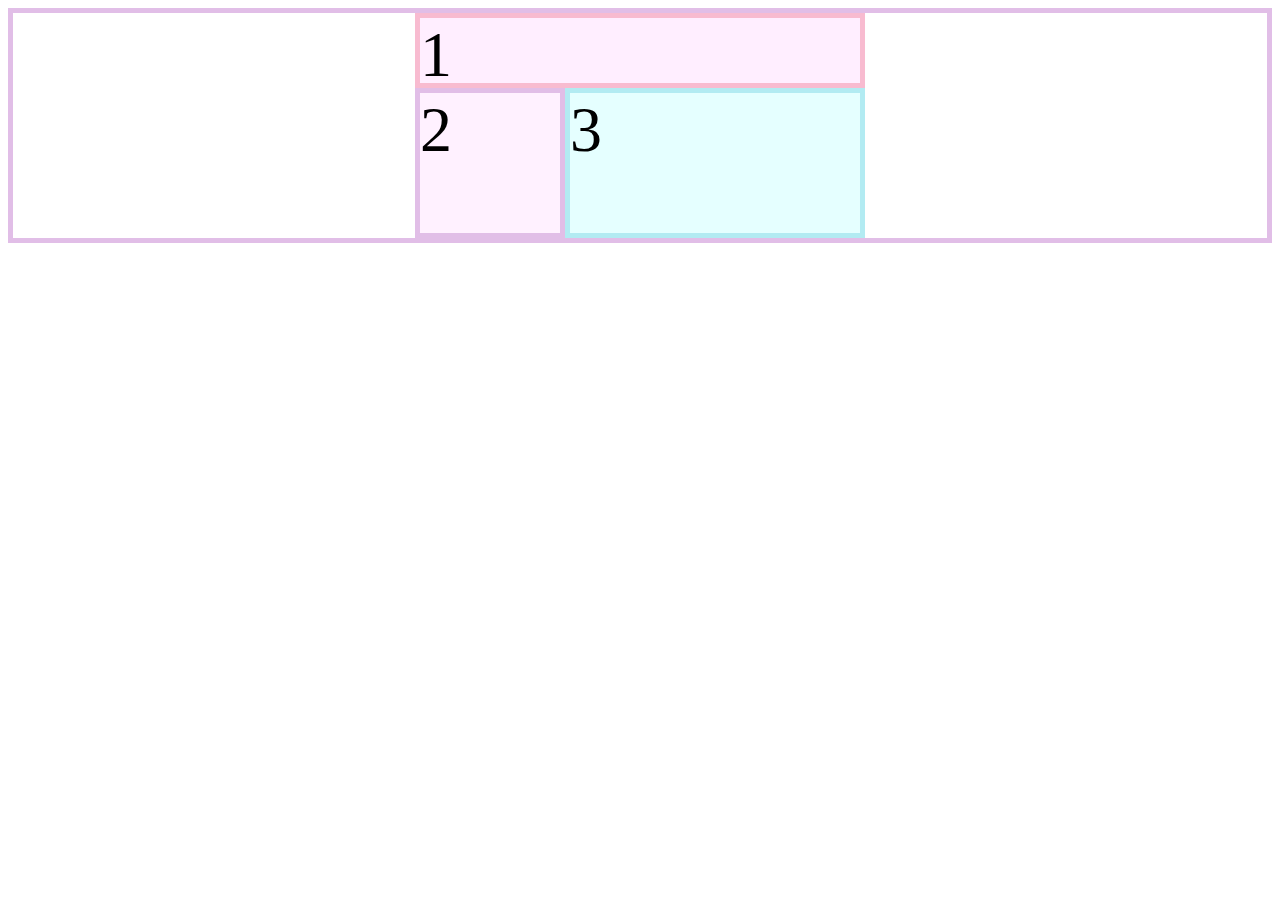
<file: home/clasePropiedadesUbicación/index.html>
<!DOCTYPE html>
<html lang="en">
<head>
    <meta charset="UTF-8">
    <meta http-equiv="X-UA-Compatible" content="IE=edge">
    <meta name="viewport" content="width=device-width, initial-scale=1.0">
    <title>Document</title>
    <link rel="stylesheet" href="./manera2.css">
</head>
<body>
    <div class="container">
        <div class="item item-1">1</div>
        <div class="item item-2">2</div>
        <div class="item item-3">3</div>
    </div>
</body>
</html>
</file>
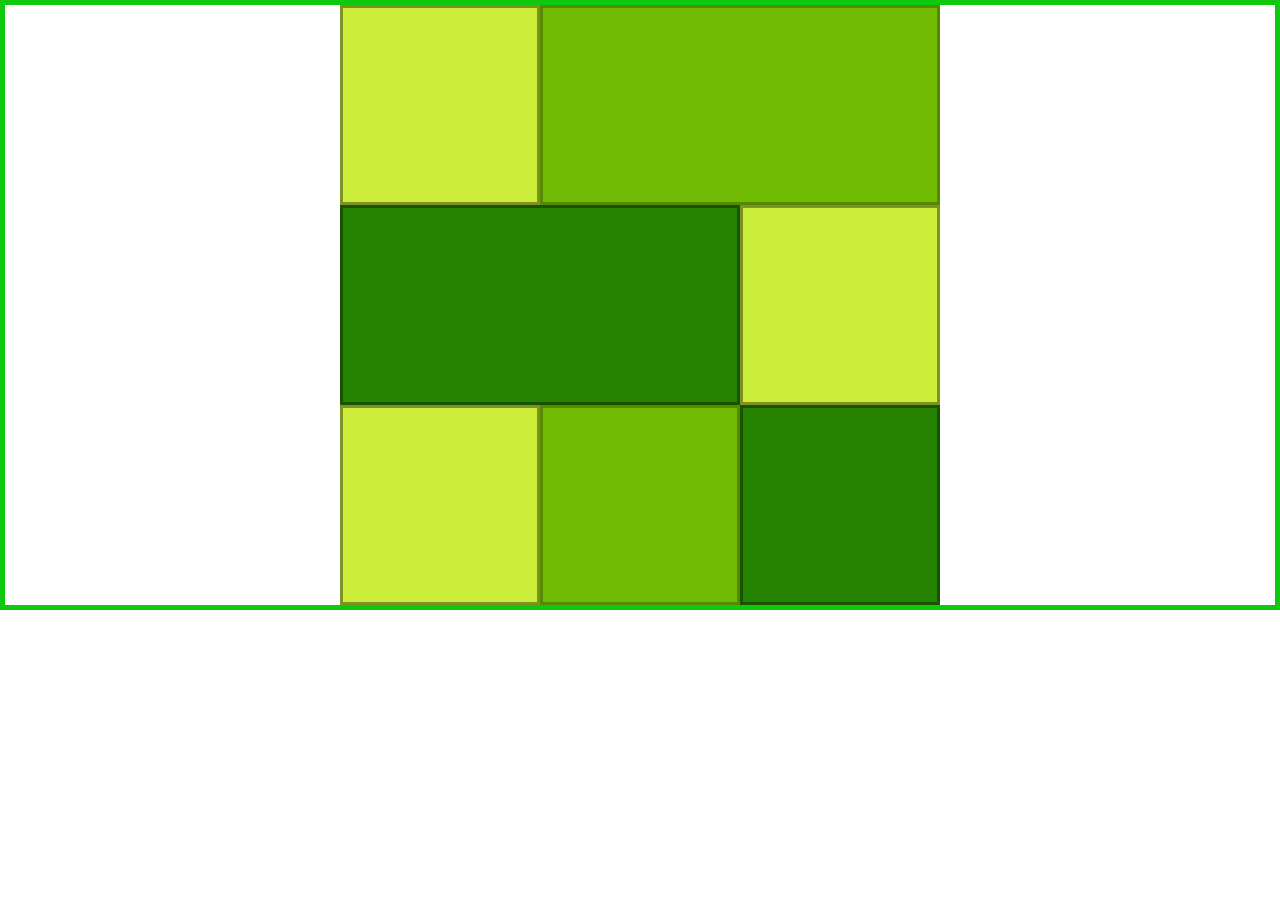
<file: home/clasePropiedadesUbicación/reto/index.html>
<!DOCTYPE html>
<html lang="en">
<head>
    <meta charset="UTF-8">
    <meta http-equiv="X-UA-Compatible" content="IE=edge">
    <meta name="viewport" content="width=device-width, initial-scale=1.0">
    <title>Document</title>
    <link rel="stylesheet" href="style.css">
</head>
<body>
    <div class="container">
        <div class="item item-1"></div>
        <div class="item item-2"></div>
        <div class="item item-3"></div>
        <div class="item item-4"></div>
        <div class="item item-5"></div>
        <div class="item item-6"></div>
        <div class="item item-7"></div>
    </div>
</body>
</html>
</file>
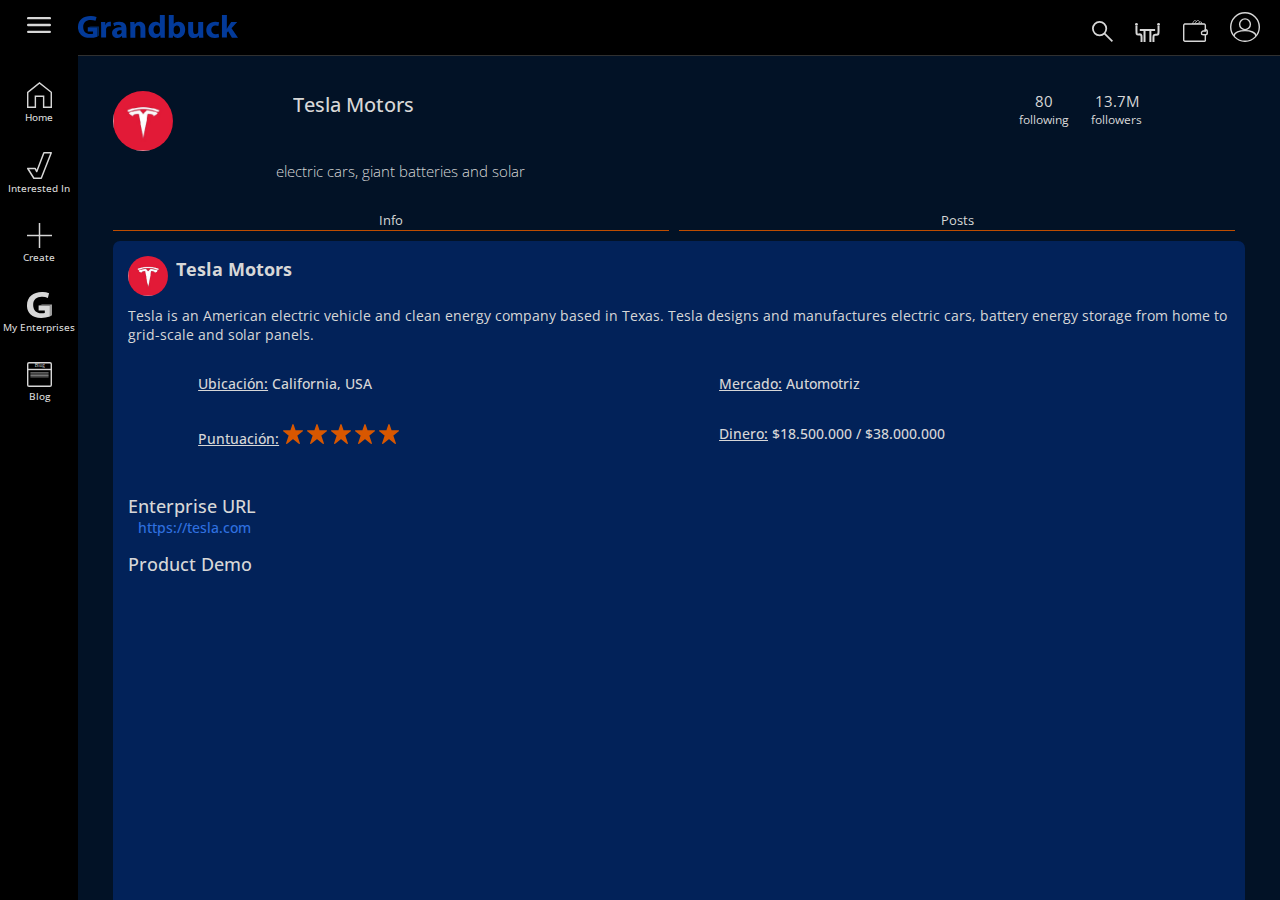
<file: e/tesla.html>
<!DOCTYPE html>
<html lang="en">
<head>
    <meta charset="UTF-8">
    <meta http-equiv="X-UA-Compatible" content="IE=edge">
    <meta name="viewport" content="width=device-width, initial-scale=1.0">
    <!-- CSS Stylesheets -->
    <link rel="stylesheet" href="./css/style.css">
    <link rel="stylesheet" href="./css/phoneL.css" media="screen and (min-width: 425px)">
    <link rel="stylesheet" href="./css/phoneHorizontal.css" media="screen and (min-width: 550px)">
    <link rel="stylesheet" href="./css/tablet.css" media="screen and (min-width: 768px)">
    <link rel="stylesheet" href="./css/notebook.css" media="screen and (min-width: 1024px)">
    <link rel="stylesheet" href="./css/desktop.css" media="screen and (min-width: 1440px)">
    <title>Grandbuck</title>
    <link rel="shortcut icon" href="./img/shortcut-icon.svg">
    <!-- Fonts Google -->
    <link rel="preconnect" href="https://fonts.googleapis.com">
    <link rel="preconnect" href="https://fonts.gstatic.com" crossorigin>
    <link href="https://fonts.googleapis.com/css2?family=Open+Sans:wght@300;400;500;700&display=swap" rel="stylesheet">

</head>
<body>
                                                <!-- HEADER -->
    <header>
        <div class="header-mobile-left">
            <a href="https://grandbuck.com/wallet"><img src="./img/darkmode-wallet.svg" alt=""></a>
        </div>
        <div class="header-left">
            <picture class="logo">
                <source  media="(min-width: 425px)" srcset="./img/logoGrandbuckWoutBackground.svg">
                <img src="./img/logoG.svg" alt="">
            </picture>
        </div>
        <nav class="header-right">
            <ul class="header-right__btns">
                <li class="header-right__nav-btns header-right__btn-search"><a href="https://grandbuck.com/search"><img src="./img/darkmode-search.svg" alt=""></a></li>
                <li class="header-right__nav-btns"><a href="https://grandbuck.com/messages"><img src="./img/darkmode-messages.svg" alt=""></a></li>
                <li class="header-right__nav-btns"><a href="https://grandbuck.com/wallet"><img src="./img/darkmode-wallet.svg" alt=""></a></li>
                <li class="header-right__nav-btns header-right__btn-profile"><a href="https://grandbuck.com/profile"><img src="./img/darkmode-profile.svg" alt=""></a></li>
            </ul>
        </nav>
        <div class="header-mobile-right">
            <a href="https://grandbuck.com/profile"><img src="./img/darkmode-profile.svg" alt=""></a>
        </div>
    </header>

                                                    <!-- SIDEBAR -->

    <div class="sidebar">
        <div class="hmb-icon">
            <a href="#" onclick="openSlideMenu()"><img src="./img/hamburguer-icon.svg" alt=""></a>
        </div>
        <div class="sidebar-navbar">
            <div class="sidebar-navbar__btns sn__bhome sidebar-navbar__mobile-phone">
                <a href="https://grandbuck.com/home">
                    <img src="./img/darkmode-home.svg" alt="">
                    <span>Home</span>
                </a>
            </div>
            <div class="sidebar-navbar__btns sn__bsearch sidebar-navbar__mobile-phone">
                <a href="https://grandbuck.com/search">
                    <img src="./img/darkmode-search.svg" alt="">
                </a>
            </div>
            <div class="sidebar-navbar__btns sn__binterestedin">
                <a href="https://grandbuck.com/interestedin">
                    <img src="./img/darkmode-interestedin.svg" alt="">
                    <span>Interested In</span>
                </a>
            </div>
            <div class="sidebar-navbar__btns sn__bcreate sidebar-navbar__mobile-phone">
                <a href="https://grandbuck.com/create">
                    <img src="./img/darkmode-create.svg" alt="">
                    <span>Create</span>
                </a>
            </div>
            <div class="sidebar-navbar__btns sn__bmyepnshps">
                <a href="https://grandbuck.com/myepnshps">
                    <img src="./img/darkmode-myepnshps.svg" alt="">
                    <span>My Enterprises</span>
                </a>
            </div>
            <div class="sidebar-navbar__btns sn__bblog">
                <a href="https://grandbuck.com/blog">
                    <img src="./img/darkmode-blog.svg" alt="">
                    <span>Blog</span>
                </a>
            </div>
            <div class="sidebar-navbar__btns sn__bmsgs sidebar-navbar__mobile-phone">
                <a href="https://grandbuck.com/messages">
                    <img src="./img/darkmode-messages.svg" alt="">
                </a>
            </div>
        </div>
    </div>

                                                    <!-- SIDEBAR OPEN -->

    <div id="side-menu" class="side-nav">
        <div class="open-sidebar__top">
            <div class="hmb-icon">
                <a href="#" class="btn-close" onclick="closeSlideMenu()"><img src="./img/hamburguer-icon.svg" alt=""></a>
            </div>
            <div class="logo">
                <img src="./img/logoGrandbuckWoutBackground.svg" alt="">
            </div>
        </div>
        <div class="open-sidebar__btns">
            <a href="">
                <div class="open-sidebar__btn os__bhome">
                    <img src="./img/darkmode-home.svg" alt="">
                    <span>Home</span>
                </div>
            </a>
            <a href="">
                <div class="open-sidebar__btn os__bsearch">
                    <img src="./img/darkmode-search.svg" alt="">
                    <span>Search</span>
                </div>
            </a>
            <a href="">
                <div class="open-sidebar__btn os__binterestedin">
                    <img src="./img/darkmode-interestedin.svg" alt="">
                    <span>Interested In</span>
                </div>
            </a>

            <div class="os-divisor-line"></div>

            <a href="">
                <div class="open-sidebar__btn os__bcreate">
                    <img src="./img/darkmode-create.svg" alt="">
                    <span>Create</span>
                </div>
            </a>
            <a href="">
                <div class="open-sidebar__btn os__bmyepnshps">
                    <img src="./img/darkmode-myepnshps.svg" alt="">
                    <span>My Enterprises</span>
                </div>
            </a>
            
            <div class="os-divisor-line"></div>
            
            <div class="open-sidebar__sign-in">
                <p>Sign In to follow people,<br/>invest and get interested<br/>in Entrepreneurships</p>
                <a href=""><img src="./img/signin-profile.svg" alt=""><span>SIGN IN</span></a>
            </div>
            
            <div class="os-divisor-line"></div>

            <h3>More From Grandbuck</h3> 
            <a href="">
                <div class="open-sidebar__btn os__bglearning">
                    <img src="./img/darkmode-glearning.svg" alt="">
                    <span>G Learning</span>
                </div>
            </a>
            <a href="">
                <div class="open-sidebar__btn os__bblog">
                    <img src="./img/darkmode-blog.svg" alt="">
                    <span>Blog</span>
                </div>
            </a>
            <a href="">
                <div class="open-sidebar__btn os__bpremium">
                    <img src="./img/darkmode-gpremium.svg" alt="">
                    <span>Premium</span>
                </div>
            </a>

            <div class="os-divisor-line"></div>

            <a href="">
                <div class="open-sidebar__btn os__bsettings">
                    <img src="./img/darkmode-settings.svg" alt="">
                    <span>Settings</span>
                </div>
            </a>
            <a href="">
                <div class="open-sidebar__btn os__breport">
                    <img src="./img/darkmode-report.svg" alt="">
                    <span>Report</span>
                </div>
            </a>
            <a href="">
                <div class="open-sidebar__btn os__bhelp">
                    <img src="./img/darkmode-help.svg" alt="">
                    <span>Help</span>
                </div>
            </a>
            <a href="">
                <div class="open-sidebar__btn os__bfeedback">
                    <img src="./img/darkmode-feedback.svg" alt="">
                    <span>Send Feedback</span>
                </div>
            </a>

            <div class="os-divisor-line"></div>

            <ul class="open-sidebar__info">
                <li>
                    <a href="">About</a>
                </li>
                <li>
                    <a href="">Press</a>
                </li>
                <li>
                    <a href="">Copyright</a>
                </li>
                <li>
                    <a href="">Contact us</a>
                </li>
                <li>
                    <a href="">Creators</a>
                </li>
                <li>
                    <a href="">Advertise</a>
                </li>
                <li>
                    <a href="">Developers</a>
                </li>
            </ul>

            <ul class="open-sidebar__info">
                <li>
                    <a href="">Terms</a>
                </li>
                <li>
                    <a href="">Privacy</a>
                </li>
                <li>
                    <a href="">Policy & Safety</a>
                </li>
                <li>
                    <a href="">How Grandbuck works</a>
                </li>
                <li>
                    <a href="">Test new features</a>
                </li>
            </ul>
        </div>
    </div> 
    
                                                    <!-- MAIN -->

    <main>
        <div id="profile" class="profile">

            <div class="profile__header">
                <div class="profile__header-logo"></div>
                <div class="profile__header-name">
                    <h2>Tesla Motors</h2>
                </div>
                <div class="profile__header-separator"></div>
                <div class="profile__header-username">
                    <p>@tesla</p>
                </div>
                <div class="profile__header-flwing-flwers">
                    <div class="following">
                       <p><span>80</span><br/>following</p>
                    </div>
                    <div class="followers">
                        <p><span>13.7M</span><br/>followers</p>
                    </div>
                </div>
                <div class="profile__header-username-ph">
                    <p>@tesla</p>
                </div>
                <div class="profile__header-userinfo">
                    <p>electric cars, giant batteries and solar</p>
                </div>
            </div>

            <div class="profile__body">
                <div class="profile__body-sections">
                    <a href="#" onclick="bodySectionInfo()" class="left">Info</a>
                    <a href="#" onclick="bodySectionPosts()" class="right">Posts</a>
                </div>

                <div id="info" class="profile__body-sections-info">
                    <div class="header">
                        <div class="top">
                            <div class="logo"></div>
                            <div class="names-top">    
                                <div class="enterprise-name"><h3>Tesla Motors</h3></div>
                                <div class="separator"></div>
                                <div class="ceo-name">Elon Musk</div>
                            </div>
                        </div>
                        <div class="bottom">
                            <p>Tesla is an American electric vehicle and clean energy company based in Texas. Tesla designs and manufactures electric cars, battery energy storage from home to grid-scale and solar panels.</p>
                            <ul>
                                <li><u>Ubicación:</u> California, USA</li>
                                <li><u>Mercado:</u> Automotriz</li>
                                <li><u>Puntuación:</u><div class="rating">
                                    <div class="star"></div>
                                    <div class="star"></div>
                                    <div class="star"></div>
                                    <div class="star"></div>
                                    <div class="star"></div>
                                    </div>
                                </li>
                                <li><u>Dinero:</u> $18.500.000 / $38.000.000</li>
                            </ul>
                        </div>
                    </div>

                    <div class="body">

                        <div class="body__item">
                            <h2 class="question">Enterprise URL</h2>
                            <a href="https://tesla.com" class="enterprise-url">https://tesla.com</a>
                        </div>
                        <div class="body__item">
                            <h2 class="question">Product Demo</h2>
                            <iframe src="https://www.youtube.com/embed/Hd_ptbiPoXM" title="YouTube video player" frameborder="0" allow="accelerometer; autoplay; clipboard-write; encrypted-media; gyroscope; picture-in-picture" allowfullscreen></iframe>
                        </div>
                        <div class="body__item">
                            <h2 class="question">Description of the product and what Tesla does or will do.</h2>
                            <p class="answer">Lorem ipsum dolor sit amet consectetur adipisicing elit. Commodi dolor pariatur sit, natus iure soluta, rerum assumenda libero obcaecati tenetur mollitia consequuntur? Distinctio animi vitae qui quos praesentium deleniti nisi?
                            Excepturi quas amet qui dolores delectus incidunt quasi explicabo tenetur recusandae, molestias eligendi et tempore, laboriosam labore debitis, facere velit molestiae aliquid sed officia error. Cumque repellendus quis ut itaque.
                            Dolorum tenetur quaerat ipsum reiciendis harum veritatis facilis unde, quod, eaque quos rerum dolor eum aliquam sint excepturi amet asperiores, incidunt enim pariatur aspernatur nisi! Non temporibus asperiores quia tempora!
                            Vitae, quam reprehenderit iusto ad saepe quaerat alias consectetur facere itaque assumenda minus deleniti animi excepturi iure quae, ex eligendi expedita quisquam minima vel, ipsa repudiandae non magni. Autem, enim?
                            Natus cum ipsa quod? Facilis reiciendis rem rerum quidem reprehenderit beatae quasi non quos ipsum, nemo corporis ducimus laudantium incidunt nihil placeat accusantium qui sapiente consequatur quaerat, veritatis sequi tempore!</p>
                        </div>
                        <div class="body__item">
                            <h2 class="question">Where does Elon Musk live now, and where is the company based?</h2>
                            <p class="answer">Lorem ipsum dolor sit amet consectetur adipisicing elit</p>
                        </div>
                        <div class="body__item">
                            <h2 class="question">Founders introduction</h2>
                            <iframe width="260" height="260" src="https://www.youtube.com/embed/0ygRqjBQAUk" title="YouTube video player" frameborder="0" allow="accelerometer; autoplay; clipboard-write; encrypted-media; gyroscope; picture-in-picture" allowfullscreen></iframe>
                        </div>
                    </div>
                </div>
                
                <div id="posts" class="profile__body-sections-posts">
                    <div class="post">
                        <div class="post__head">
                            <a href="https://grandbuck.com/enterprise/tesla">
                                <div class="epnshp-logo"></div>
                            </a>
                            <div class="head-info-epnshp">
                                <a href="../e/tesla.html">
                                    <div class="epnshp-name"><h3>Tesla Motors</h3></div>
                                    <div class="separator"></div>
                                    <div class="epnshp-owner">Elon Musk</div>
                                </a>
                            </div>
                        </div>
                        <div class="post__body">
                            <div class="epnshp-info">
                                <p>Tesla es una compañía de autos eléctricos. Buscamos dinero para la creación de una nueva fábrica y contratación de empleados. Levantamos inversión 3 veces.</p>
                            </div>
                        </div>
                    </div>

                    <div class="post">
                        <div class="post__head">
                            <a href="https://grandbuck.com/enterprise/tesla">
                                <div class="epnshp-logo"></div>
                            </a>
                            <div class="head-info-epnshp">
                                <a href="../e/tesla.html">
                                    <div class="epnshp-name"><h3>Tesla Motors</h3></div>
                                    <div class="separator"></div>
                                    <div class="epnshp-owner">Elon Musk</div>
                                </a>
                            </div>
                        </div>
                        <div class="post__body">
                            <div class="epnshp-info">
                                <p>Tesla es una compañía de autos eléctricos. Buscamos dinero para la creación de una nueva fábrica y contratación de empleados. Levantamos inversión 3 veces.</p>
                            </div>
                        </div>
                    </div>
                    
                </div>
            </div>
        </div>
    </main>

                                                    <!-- SCRIPTS -->
    
    <script>
        function openSlideMenu(){
            document.getElementById('side-menu').style.width = '300px';
            document.getElementById('side-menu').style.display = 'inherit';
            document.getElementById('profile').style.marginLeft = '222px';
        }
        function closeSlideMenu(){
            document.getElementById('side-menu').style.width = '0';
            document.getElementById('side-menu').style.display = 'none';
            document.getElementById('profile').style.marginLeft = '0';
        }
    </script>
    <script>
        function bodySectionInfo(){
            document.getElementById('info').style.display = 'inherit';
            document.getElementById('posts').style.display = 'none';
        }
        function bodySectionPosts(){
            document.getElementById('posts').style.display = 'inherit';
            document.getElementById('info').style.display = 'none';
        }
    </script>
</body>
</html>
</file>
<file: home copy/css/style.css>
* {
    margin: 0;
    padding: 0;
    box-sizing: border-box;
}

                                                    /* HTML */

html {
    font-size: 62.5%;
    overflow: hidden;
}

                                                    /* BODY */

body {
    display: grid;
    grid-template-columns: 100vw;
    grid-template-rows: 56px calc(100vh - 112px) 56px;
    grid-template-areas:
        "header"
        "main"
        "side";
    place-content: center;
}

a {
    text-decoration: none;
}

::-webkit-scrollbar {
    width: 8px;
}
::-webkit-scrollbar-track {
    background-color: #000000;
}
::-webkit-scrollbar-thumb {
    border-radius: 10px;
    border-right: 2px black solid;
    background-color: #bf4d00;
}

                                                    /* HEADER */

header {
    border-bottom: 1px #303030 solid;
    background-color: #000000;
    grid-area: header;
    display: grid;
    grid-template-columns: 15% 70% 15%;
    place-content: center;
}

.header-mobile-left {
    display: grid;
    align-items: center;
    justify-items: center;
}
.header-mobile-left img {
    width: 30px;
}
.header-left {
    display: grid;
    justify-content: center;
    align-content: center;
}
.logo {
    display: inline-block;
    width: 40px;
    margin-left: 0;
}

.header-right {
    display: none;
}
.header-right__btns {
    display: none;
}
.header-right__btns .header-right__nav-btns {
    display: inline-block;
    margin-right: 20px;
}
.header-right__nav-btns img {
    width: 25px;
}
.header-right__btn-search img {
    width: 21px;
}
.header-right__btn-profile img {
    width: 30px;
}
.header-mobile-right {
    display: grid;
    align-items: center;
    justify-items: center;
}
.header-mobile-right img {
    width: 35px;
}

                                                    /* SIDEBAR */

.sidebar {
    display: grid;
    background-color: #000000;
    grid-area: side;
}
.hmb-icon {
    display: none;
}

.sidebar-navbar {
    display: flex;
    flex-direction: row;
    align-self: center;
}

.sidebar-navbar .sidebar-navbar__btns {
    display: none;
}
.sidebar-navbar .sidebar-navbar__btns a {
    text-decoration: none;
}
.sidebar-navbar .sidebar-navbar__btns img {
    width: 25px;
}
.sidebar-navbar .sidebar-navbar__btns span {
    display: none;
}
.sidebar-navbar .sidebar-navbar__mobile-phone {
    display: grid;
    justify-items: center;
    width: 100%;
    height: auto;
}

                                                    /* OPEN SIDEBAR */

.side-nav {
    display: none;
    position: absolute;
    width: 300px;
    display: none;
    height: 100vh;
    background-color: #000000;
    overflow-y: hidden;
}

                                                    /* MAIN */

main {
    background-color: #021226;
    grid-area: main;
    display: grid;
    grid-template-columns: 100vw;
    grid-template-rows: calc(100vh - 112px);
}


.feed {
    padding: 30px;
    overflow-y: scroll;
}

.posts {
    display: grid;
    place-items: center;
    width: 100%;
    min-height: 100%;
}

.post {
    display: grid;
    width: calc(100vw - 60px);
    min-height: 100px;
    margin-top: 10px;
    padding: 5px;
    grid-template-columns: 100%;
    grid-template-rows: 50px minmax(30px 400px) minmax(100px 200px);
    grid-template-areas:
        "post_header"
        "post_body"
        "post_footer";
    place-content: center;
    border-radius: 5px;
    background-color: #022259;
}

.post__head {
    display: grid;
    width: 60%;
    height: 50px;
    grid-area: post_header;
    grid-template-columns: 50px calc(80vw - 50px);
}
.post__head .epnshp-logo {
    width: 40px;
    height: 40px;
    grid-column-start: 1;
    grid-column-end: 2;
}
.epnshp-logo img {
    width: 40px;
    height: 40px;
    border-radius: 50%;
}
.head-info-epnshp {
    margin-top: 10px;
    height: 25px;
    line-height: 24px;
}
.head-info-epnshp .epnshp-name h2 {
    display: inline-block;
    min-height: 17px;
    min-width: 20px;
    max-width: 103px;
    overflow: hidden;
    white-space: nowrap;
    text-overflow: ellipsis;
    grid-column-start: 2;
    grid-column-end: 3;
    color: #d7d7d7;
    font-family: 'Open Sans', sans-serif;
    font-size: 2rem;
    font-weight: 400;
}
.head-info-epnshp .separator {
    display: inline-block;
    width: 4px;
    height: 4px;
    margin: 0 5px 7px 5px;
    grid-column-start: 3;
    grid-column-end: 4;
    border-radius: 50%;
    background-color: #d7d7d7;
}
.head-info-epnshp .epnshp-owner h3 {
    display: inline-block;
    position: relative;
    top: 2px;
    min-width: 20px;
    max-width: 80px;
    overflow: hidden;
    white-space: nowrap;
    text-overflow: ellipsis;
    grid-column-start: 4;
    grid-column-end: 5;
    color: #727272;
    font-family: 'Open Sans', sans-serif;
    font-size: 1.3rem;
    font-weight: 500;
}

.post__body {
    width: 100%;
    height: 100%;
    padding-left: 15px;
}
.post__body .epnshp-info p {
    color: #d7d7d7;
    font-family: 'Open Sans', sans-serif;
    font-size: 1.4rem;
    font-weight: 400;
}
.post__body ul {
    display: flex;
    flex-direction: row;
    flex-wrap: wrap;
    justify-content: space-evenly;
    margin-top: 20px;
    list-style: none;
}
.post__body ul li {
    color: #d7d7d7;
    width: 100%;
    height: 3rem;
    margin: 4px;
    border-radius: 5px;
    font-family: 'Open Sans', sans-serif;
    font-size: 1.4rem;
    font-weight: 400;
}
.post__body ul li a {
    color: #d7d7d7;
    font-size: 1.3rem;
}
.post__body .rating {
    margin-top: 0;
    display: inline-block;
}
.post__body .rating .star {
    display: inline-block;
    height: 20px;
    width: 20px;
    background-image: url('../img/star.svg');
}
.post__body .rating .star-dis {
    display: inline-block;
    height: 20px;
    width: 20px;
    background-image: url('../img/star-dis.svg');
}









.suggested {
    width: 100%;
    height: 100%;
    padding: 25px;
    display: none;
}
.suggested__box {
    width: 100%;
    min-height: 525px;
    padding: 20px;
    border: 2px #d7d7d7 solid;
    border-radius: 40px;
    background-color: #021730;
}
.suggested__box h2 {
    margin-bottom: 10px;
    text-align: center;
    color: #d7d7d7;
    font-family: 'Open Sans', sans-serif;
    font-size: 2rem;
    font-weight: 500;
}
.fst {
    border-top: 2px #757575 solid;
}
.suggested__box-profile {
    padding: 10px;
    border-bottom: 2px #757575 solid;
    font-family: 'Open Sans', sans-serif;
}
.suggested__box-profile figure {
    display: inline-block;
    width: 40px;
    height: 40px;
    border-radius: 50%;
}
.suggested__box-profile figure img {
    width: 100%;
    height: 100%;
    border-radius: 50%;
}
.suggested__box-profile .name-user-info {
    display: inline-block;
    position: relative;
    bottom: 15px;
    left: 10px;
}
.suggested__box-profile .name {
    display: inline-block;
    color: #d7d7d7;
    font-size: 1.7rem;
    font-weight: 400;
}
.suggested__box-profile .separator {
    display: inline-block;
    margin: 0 5px 3px 5px;
    width: 4px;
    height: 4px;
    background-color: #d7d7d7;
    border-radius: 50%;
}
.suggested__box-profile .username {
    display: inline-block;
    color: #727272;
    font-family: 'Open Sans', sans-serif;
    font-size: 1.5rem;
    font-weight: 500;
}
.suggested__box-profile p {
    color: #d7d7d7;
    font-family: 'Open Sans', sans-serif;
    font-size: 1.3rem;
    font-weight: 400;
}
.suggested__box-profile .link {
    color: #1d58bf;
    font-family: 'Open Sans', sans-serif;
    font-size: 1.3rem;
    font-weight: 500;
}
</file>
<file: home copy/css/phoneL.css>
* {
    margin: 0;
    padding: 0;
    box-sizing: border-box;
}

                                                    /* HTML */

html {
    font-size: 62.5%;
}

                                                    /* BODY */

body {
    display: grid;
    grid-template-columns: 100vw;
    grid-template-rows: 56px calc(100vh - 112px) 56px;
    grid-template-areas:
        "header"
        "main"
        "side";
    place-content: center;
}

a {
    text-decoration: none;
}

::-webkit-scrollbar {
    width: 8px;
}
::-webkit-scrollbar-track {
    background-color: #000000;
}
::-webkit-scrollbar-thumb {
    border-radius: 10px;
    border-right: 2px black solid;
    background-color: #bf4d00;
}

                                                    /* HEADER */

header {
    border-bottom: 1px #303030 solid;
    background-color: #000000;
    grid-area: header;
    display: grid;
    grid-template-columns: 50% 50%;
    place-content: center;
}
.header-mobile-left, .header-mobile-right {
    display: none;
}
.header-left {
    display: grid;
    justify-content: left;
    align-content: center;
}
.logo {
    display: inline-block;
    width: 160px;
    margin-left: 20px;
}

.header-right {
    display: grid;
    justify-content: right;
    align-content: center;
}
.header-right__btns {
    display: inline-block;
}
.header-right__btns .header-right__nav-btns {
    display: inline-block;
    margin-right: 20px;
}
.header-right__nav-btns img {
    width: 25px;
}
.header-right__btn-search img {
    width: 21px;
}
.header-right__btn-profile img {
    width: 30px;
}

                                                    /* SIDEBAR */

.sidebar {
    display: grid;
    background-color: #000000;
    grid-area: side;
}
.hmb-icon {
    display: none;
}

.sidebar-navbar {
    display: flex;
    flex-direction: row;
    align-self: center;
}

.sidebar-navbar .sidebar-navbar__btns {
    display: none;
}
.sidebar-navbar .sidebar-navbar__btns a {
    text-decoration: none;
}
.sidebar-navbar .sidebar-navbar__btns img {
    width: 25px;
}
.sidebar-navbar .sidebar-navbar__btns span {
    display: none;
}
.sidebar-navbar .sidebar-navbar__mobile-phone {
    display: grid;
    justify-items: center;
    width: 100%;
    height: auto;
}

                                                    /* OPEN SIDEBAR */

.side-nav {
    display: none;
    position: absolute;
    width: 300px;
    display: none;
    height: 100vh;
    background-color: #000000;
    overflow-y: hidden;
}

                                                    /* MAIN */

main {
    background-color: #021226;
    grid-area: main;
    display: grid;
    grid-template-columns: 100vw;
    grid-template-rows: calc(100vh - 112px);
}


.feed {
    padding: 30px 20px 30px 30px;
    overflow-y: scroll;
}

.posts {
    display: grid;
    place-items: center;
    width: 100%;
    min-height: 100%;
}

.post {
    display: grid;
    width: calc(100vw - 60px);
    min-height: 100px;
    margin-top: 10px;
    padding: 5px;
    grid-template-columns: 100%;
    grid-template-rows: 50px minmax(30px 400px) minmax(100px 200px);
    grid-template-areas:
        "post_header"
        "post_body"
        "post_footer";
    place-content: center;
    border-radius: 5px;
    background-color: #022259;
}

.post__head {
    display: grid;
    width: 60%;
    height: 50px;
    grid-area: post_header;
    grid-template-columns: calc(20vw - 24px) calc(80vw - 50px);
}
.post__head .epnshp-logo {
    width: 50px;
    height: 50px;
    margin-left: 2vw;
    grid-column-start: 1;
    grid-column-end: 2;
}
.epnshp-logo img {
    width: 50px;
    height: 50px;
    border-radius: 50%;
}
.head-info-epnshp {
    margin-top: 10px;
    height: 25px;
    line-height: 24px;
}
.head-info-epnshp .epnshp-name h2 {
    display: inline-block;
    min-height: 17px;
    min-width: 20px;
    max-width: 130px;
    margin-left: 10px;
    overflow: hidden;
    white-space: nowrap;
    text-overflow: ellipsis;
    grid-column-start: 2;
    grid-column-end: 3;
    color: #d7d7d7;
    font-family: 'Open Sans', sans-serif;
    font-size: 2rem;
    font-weight: 400;
}
.head-info-epnshp .separator {
    display: inline-block;
    width: 4px;
    height: 4px;
    margin: 0 5px 7px 5px;
    grid-column-start: 3;
    grid-column-end: 4;
    border-radius: 50%;
    background-color: #d7d7d7;
}
.head-info-epnshp .epnshp-owner h3 {
    display: inline-block;
    position: relative;
    top: 2px;
    min-width: 20px;
    max-width: 120px;
    overflow: hidden;
    white-space: nowrap;
    text-overflow: ellipsis;
    grid-column-start: 4;
    grid-column-end: 5;
    color: #727272;
    font-family: 'Open Sans', sans-serif;
    font-size: 1.3rem;
    font-weight: 500;
}

.post__body {
    width: 100%;
    height: 100%;
    margin-top: 10px;
    padding-left: 20px;
    padding-right: 20px;
}
.post__body .epnshp-info p {
    color: #d7d7d7;
    font-family: 'Open Sans', sans-serif;
    font-size: 1.4rem;
    font-weight: 400;
}
.post__body ul {
    display: flex;
    flex-direction: row;
    flex-wrap: wrap;
    justify-content: space-evenly;
    margin-top: 20px;
    list-style: none;
}
.post__body ul li {
    color: #d7d7d7;
    width: 100%;
    height: 3rem;
    margin: 4px;
    border-radius: 5px;
    font-family: 'Open Sans', sans-serif;
    font-size: 1.4rem;
    font-weight: 400;
}
.post__body ul li a {
    color: #d7d7d7;
    font-size: 1.3rem;
}
.post__body .rating {
    margin-top: 0;
    display: inline-block;
}
.post__body .rating .star {
    display: inline-block;
    height: 20px;
    width: 20px;
    background-image: url('../img/star.svg');
}
.post__body .rating .star-dis {
    display: inline-block;
    height: 20px;
    width: 20px;
    background-image: url('../img/star-dis.svg');
}








.suggested {
    width: 100%;
    height: 100%;
    padding: 25px;
    display: none;
}
.suggested__box {
    width: 100%;
    min-height: 525px;
    padding: 20px;
    border: 2px #d7d7d7 solid;
    border-radius: 40px;
    background-color: #021730;
}
.suggested__box h2 {
    margin-bottom: 10px;
    text-align: center;
    color: #d7d7d7;
    font-family: 'Open Sans', sans-serif;
    font-size: 2rem;
    font-weight: 500;
}
.fst {
    border-top: 2px #757575 solid;
}
.suggested__box-profile {
    padding: 10px;
    border-bottom: 2px #757575 solid;
    font-family: 'Open Sans', sans-serif;
}
.suggested__box-profile figure {
    display: inline-block;
    width: 40px;
    height: 40px;
    border-radius: 50%;
}
.suggested__box-profile figure img {
    width: 100%;
    height: 100%;
    border-radius: 50%;
}
.suggested__box-profile .name-user-info {
    display: inline-block;
    position: relative;
    bottom: 15px;
    left: 10px;
}
.suggested__box-profile .name {
    display: inline-block;
    color: #d7d7d7;
    font-size: 1.7rem;
    font-weight: 400;
}
.suggested__box-profile .separator {
    display: inline-block;
    margin: 0 5px 3px 5px;
    width: 4px;
    height: 4px;
    background-color: #d7d7d7;
    border-radius: 50%;
}
.suggested__box-profile .username {
    display: inline-block;
    color: #727272;
    font-family: 'Open Sans', sans-serif;
    font-size: 1.5rem;
    font-weight: 500;
}
.suggested__box-profile p {
    color: #d7d7d7;
    font-family: 'Open Sans', sans-serif;
    font-size: 1.3rem;
    font-weight: 400;
}
.suggested__box-profile .link {
    color: #1d58bf;
    font-family: 'Open Sans', sans-serif;
    font-size: 1.3rem;
    font-weight: 500;
}
</file>
<file: home copy/css/tablet.css>
* {
    margin: 0;
    padding: 0;
    box-sizing: border-box;
}

                                                    /* HTML */

html {
    font-size: 62.5%;
}

                                                    /* BODY */

body {
    display: grid;
    grid-template-columns: 100vw;
    grid-template-rows: 56px calc(100vh - 112px) 56px;
    grid-template-areas:
        "header"
        "main"
        "side";
    place-content: center;
}

a {
    text-decoration: none;
}

::-webkit-scrollbar {
    width: 8px;
}
::-webkit-scrollbar-track {
    background-color: #000000;
}
::-webkit-scrollbar-thumb {
    border-radius: 10px;
    border-right: 2px black solid;
    background-color: #bf4d00;
}

                                                    /* HEADER */

header {
    border-bottom: 1px #303030 solid;
    background-color: #000000;
    grid-area: header;
    display: grid;
    grid-template-columns: 50% 50%;
    place-content: center;
}
.header-left {
    display: grid;
    justify-content: left;
    align-content: center;
}
.logo {
    display: inline-block;
    width: 160px;
    margin-left: 20px;
}

.header-right {
    display: grid;
    justify-content: right;
    align-content: center;
}
.header-right__btns {
    display: inline-block;
}
.header-right__btns .header-right__nav-btns {
    display: inline-block;
    margin-right: 20px;
}
.header-right__nav-btns img {
    width: 25px;
}
.header-right__btn-search img {
    width: 21px;
}
.header-right__btn-profile img {
    width: 30px;
}

                                                    /* SIDEBAR */

.sidebar {
    display: grid;
    background-color: #000000;
    grid-area: side;
}
.hmb-icon {
    display: none;
}

.sidebar-navbar {
    display: flex;
    flex-direction: row;
    align-self: center;
}
.sidebar-navbar .sidebar-navbar__btns {
    display: grid;
    justify-items: center;
    width: 100%;
    height: auto;
}
.sidebar-navbar .sidebar-navbar__btns a {
    text-decoration: none;
}
.sidebar-navbar .sidebar-navbar__btns img {
    width: 25px;
}
.sidebar-navbar .sidebar-navbar__btns span {
    display: none;
}
.sidebar-navbar .sn__bsearch, .sidebar-navbar .sn__bmsgs {
    display: none;
}

                                                    /* OPEN SIDEBAR */

.side-nav {
    display: none;
    position: absolute;
    width: 300px;
    display: none;
    height: 100vh;
    background-color: #000000;
    overflow-y: hidden;
}

                                                    /* MAIN */

main {
    background-color: #021226;
    grid-area: main;
    display: grid;
    grid-template-columns: 100vw;
    grid-template-rows: calc(100vh - 112px);
}


.feed {
    width: 100%;
    padding: 30px 20px 30px 30px;
    overflow-y: scroll;
}

.posts {
    display: grid;
    place-items: center;
    width: 100%;
    min-height: 100%;
}

.post {
    display: grid;
    width: 80vw;
    min-height: 100px;
    margin-bottom: 20px;
    padding: 5px;
    grid-template-columns: calc(80vw - 72px);
    grid-template-rows: 50px minmax(30px 400px) minmax(100px 200px);
    grid-template-areas:
        "post_header"
        "post_body"
        "post_footer";
    place-content: center;
    border-radius: 5px;
    background-color: #022259;
}

.post__head {
    display: grid;
    width: calc(80vw - 72px);
    height: 50px;
    grid-area: post_header;
    grid-template-columns: calc(15vw - 22px) calc(65vw - 50px);
}
.post__head .epnshp-logo {
    width: 50px;
    height: 50px;
    margin-left: 2vw;
    grid-column-start: 1;
    grid-column-end: 2;
}
.epnshp-logo img {
    width: 50px;
    height: 50px;
    border-radius: 50%;
}
.head-info-epnshp {
    margin-top: 10px;
    height: 25px;
    width: 40vw;
    line-height: 24px;
}
.head-info-epnshp .epnshp-name h2 {
    display: inline-block;
    min-height: 17px;
    min-width: 20px;
    max-width: 130px;
    margin-left: 10px;
    overflow: hidden;
    white-space: nowrap;
    text-overflow: ellipsis;
    grid-column-start: 2;
    grid-column-end: 3;
    color: #d7d7d7;
    font-family: 'Open Sans', sans-serif;
    font-size: 2rem;
    font-weight: 400;
}
.head-info-epnshp .separator {
    display: inline-block;
    width: 4px;
    height: 4px;
    margin: 0 5px 7px 5px;
    grid-column-start: 3;
    grid-column-end: 4;
    border-radius: 50%;
    background-color: #d7d7d7;
}
.head-info-epnshp .epnshp-owner h3 {
    display: inline-block;
    position: relative;
    top: 2px;
    min-width: 20px;
    max-width: 120px;
    overflow: hidden;
    white-space: nowrap;
    text-overflow: ellipsis;
    grid-column-start: 4;
    grid-column-end: 5;
    color: #727272;
    font-family: 'Open Sans', sans-serif;
    font-size: 1.3rem;
    font-weight: 500;
}

.post__body {
    width: 100%;
    height: 100%;
    margin-top: 10px;
    padding-left: 20px;
    padding-right: 20px;
}
.post__body .epnshp-info p {
    color: #d7d7d7;
    font-family: 'Open Sans', sans-serif;
    font-size: 1.4rem;
    font-weight: 400;
}
.post__body ul {
    display: flex;
    flex-direction: row;
    flex-wrap: wrap;
    justify-content: space-evenly;
    margin-top: 20px;
    list-style: none;
}
.post__body ul li {
    color: #d7d7d7;
    width: 100%;
    height: 3rem;
    margin: 4px;
    border-radius: 5px;
    font-family: 'Open Sans', sans-serif;
    font-size: 1.4rem;
    font-weight: 400;
}
.post__body ul li a {
    color: #d7d7d7;
    font-size: 1.3rem;
}
.post__body .rating {
    margin-top: 0;
    display: inline-block;
}
.post__body .rating .star {
    display: inline-block;
    height: 20px;
    width: 20px;
    background-image: url('../img/star.svg');
}
.post__body .rating .star-dis {
    display: inline-block;
    height: 20px;
    width: 20px;
    background-image: url('../img/star-dis.svg');
}







.suggested {
    width: 100%;
    height: 100%;
    padding: 25px;
    display: none;
}
.suggested__box {
    width: 100%;
    min-height: 525px;
    padding: 20px;
    border: 2px #d7d7d7 solid;
    border-radius: 40px;
    background-color: #021730;
}
.suggested__box h2 {
    margin-bottom: 10px;
    text-align: center;
    color: #d7d7d7;
    font-family: 'Open Sans', sans-serif;
    font-size: 2rem;
    font-weight: 500;
}
.fst {
    border-top: 2px #757575 solid;
}
.suggested__box-profile {
    padding: 10px;
    border-bottom: 2px #757575 solid;
    font-family: 'Open Sans', sans-serif;
}
.suggested__box-profile figure {
    display: inline-block;
    width: 40px;
    height: 40px;
    border-radius: 50%;
}
.suggested__box-profile figure img {
    width: 100%;
    height: 100%;
    border-radius: 50%;
}
.suggested__box-profile .name-user-info {
    display: inline-block;
    position: relative;
    bottom: 15px;
    left: 10px;
}
.suggested__box-profile .name {
    display: inline-block;
    color: #d7d7d7;
    font-size: 1.7rem;
    font-weight: 400;
}
.suggested__box-profile .separator {
    display: inline-block;
    margin: 0 5px 3px 5px;
    width: 4px;
    height: 4px;
    background-color: #d7d7d7;
    border-radius: 50%;
}
.suggested__box-profile .username {
    display: inline-block;
    color: #727272;
    font-family: 'Open Sans', sans-serif;
    font-size: 1.5rem;
    font-weight: 500;
}
.suggested__box-profile p {
    color: #d7d7d7;
    font-family: 'Open Sans', sans-serif;
    font-size: 1.3rem;
    font-weight: 400;
}
.suggested__box-profile .link {
    color: #1d58bf;
    font-family: 'Open Sans', sans-serif;
    font-size: 1.3rem;
    font-weight: 500;
}
</file>
<file: home copy/css/notebook.css>
* {
    margin: 0;
    padding: 0;
    box-sizing: border-box;
}

                                                    /* HTML */

html {
    font-size: 62.5%;
}

                                                    /* BODY */

body {
    display: grid;
    grid-template-columns: 78px calc(50vw - 78px) 50vw;
    grid-template-rows: 56px calc(50vh - 56px) 50vh;
    grid-template-areas:
        "side header header"
        "side main main"
        "side main main";
    place-content: center;
}

a {
    text-decoration: none;
}

::-webkit-scrollbar {
    width: 8px;
}
::-webkit-scrollbar-track {
    background-color: #000000;
}
::-webkit-scrollbar-thumb {
    border-radius: 10px;
    border-right: 2px black solid;
    background-color: #bf4d00;
}

                                                    /* HEADER */

header {
    border-bottom: 1px #303030 solid;
    background-color: #000000;
    grid-area: header;
    display: grid;
    grid-template-columns: 50% 50%;
    place-content: center;
}
.header-left {
    display: grid;
    justify-content: left;
    align-content: center;
}
.logo {
    display: inline-block;
    width: 160px;
    margin-left: 0;
}

.header-right {
    display: grid;
    justify-content: right;
    align-content: center;
}
.header-right__btns {
    display: inline-block;
}
.header-right__btns .header-right__nav-btns {
    display: inline-block;
    margin-right: 20px;
}
.header-right__nav-btns img {
    width: 25px;
}
.header-right__btn-search img {
    width: 21px;
}
.header-right__btn-profile img {
    width: 30px;
}

                                                    /* SIDEBAR */

.sidebar {
    display: inline-block;
    background-color: #000000;
    grid-area: side;
}
.hmb-icon {
    display: inherit;
    margin: 17px auto 40px auto;
    cursor: pointer;
    width: 25px;
    height: 25px;
}

.sidebar-navbar {
    display: inherit;
}
.sidebar-navbar .sidebar-navbar__btns {
    display: inherit;
    width: 100%;
    height: auto;
    margin-bottom: 28px;
}
.sidebar-navbar .sidebar-navbar__btns a {
    text-decoration: none;
}
.sidebar-navbar .sidebar-navbar__btns img {
    width: 25px;
    margin-left: 27px;
}
.sidebar-navbar .sidebar-navbar__btns span {
    display: block;
    color: #d7d7d7;
    font-family: 'Open Sans', sans-serif;
    font-weight: 500;
    text-align: center;
}
.sidebar-navbar .sn__bsearch, .sidebar-navbar .sn__bmsgs {
    display: none;
}

                                                    /* OPEN SIDEBAR */

.side-nav {
    position: absolute;
    width: 300px;
    display: none;
    height: 100vh;
    background-color: #000000;
    overflow-y: hidden;
}
.side-nav:hover {
    overflow-y: scroll;
}

.open-sidebar__top {
    position: fixed;
    width: 292px;
    height: 56px;
    background-color: #000000;
}
.side-nav .hmb-icon {
    position: relative;
    bottom: 5px;
    left: 27px;
    display: inline-block;
    margin-left: 0;
    margin-bottom: 30px;
}
.side-nav .logo {
    display: inline-block;
    margin: 15px 50px;
}

.open-sidebar__btns {
    margin-top: 77px;
}

.open-sidebar__btn {
    display: flex;
    width: 100%;
    height: auto;
    margin-bottom: 10px;
    padding: 5px 0;
}
.side-nav a :hover {
    background-color: #161616;
    border-radius: 2px;
}
.open-sidebar__btn img {
    width: 25px;
    margin-left: 27px;
}
.open-sidebar__btn span {
    margin-top: 3px;
    margin-left: 20px;
    color: #d7d7d7;
    font-family: 'Open Sans', sans-serif;
    font-size: 1.4rem;
    font-weight: 500;
}

.open-sidebar__sign-in {
    width: 200px;
    margin-right: 27px;
    margin-left: 27px;
}
.open-sidebar__sign-in p {
    color: #d7d7d7;
    font-family: 'Open Sans', sans-serif;
    font-size: 1.4rem;
    font-weight: 500;
}
.open-sidebar__sign-in a {
    display: flex;
    width: 150px;
    margin-top: 5px;
    padding: 5px;
    border-radius: 5px;
    background-color: #d85700;
}
.open-sidebar__sign-in a img {
    width: 40px;
}
.open-sidebar__sign-in a :hover {
    background-color: #d85700;
}
.open-sidebar__sign-in span {
    margin: auto;
    color: #d7d7d7;
    font-family: 'Open Sans', sans-serif;
    font-size: 2rem;
    font-weight: 500;
}

.os-divisor-line {
    height: 1px;
    width: 220px;
    margin: 30px 0 30px 40px;
    background-color: #bf4d00;
}

.open-sidebar__info {
    display: block;
    margin-right: 27px;
    margin-left: 27px;
    margin-bottom: 20px;
}
.open-sidebar__info li {
    display: inline-block;
}
.open-sidebar__info li a {
    margin-right: 20px;
    color: #d7d7d7;
    font-family: 'Open Sans', sans-serif;
    font-size: 1.3rem;
    font-weight: 400;
}

                                                    /* MAIN */

main {
    background-color: #021226;
    grid-area: main;
    display: grid;
    grid-template-columns: calc(100vw - 78px);
    grid-template-rows: calc(100vh - 56px);
}


.feed {
    padding: 35px;
    overflow-y: scroll;
}

.posts {
    display: grid;
    place-items: center;
    width: 100%;
    min-height: 100%;
}

.post {
    display: grid;
    width: 60vw;
    min-height: 100px;
    margin-top: 10px;
    padding: 5px;
    grid-template-columns: calc(60vw - 72px);
    grid-template-rows: 50px minmax(30px 400px) minmax(100px 200px);
    grid-template-areas:
        "post_header"
        "post_body"
        "post_footer";
    place-content: center;
    border-radius: 5px;
    background-color: #022259;
}

.post__head {
    display: grid;
    width: calc(60vw - 72px);
    height: 50px;
    grid-area: post_header;
    grid-template-columns: calc(11.25vw - 22px) calc(48.75vw - 50px);
}
.post__head .epnshp-logo {
    width: 60px;
    height: 60px;
    margin-left: 2vw;
    grid-column-start: 1;
    grid-column-end: 2;
}
.epnshp-logo img {
    width: 60px;
    height: 60px;
    border-radius: 50%;
}
.head-info-epnshp {
    margin-top: 15px;
    height: 25px;
    width: 40vw;
    line-height: 24px;
}
.head-info-epnshp .epnshp-name h2 {
    display: inline-block;
    min-height: 17px;
    min-width: 20px;
    max-width: 130px;
    margin-left: 10px;
    overflow: hidden;
    white-space: nowrap;
    text-overflow: ellipsis;
    grid-column-start: 2;
    grid-column-end: 3;
    color: #d7d7d7;
    font-family: 'Open Sans', sans-serif;
    font-size: 2.1rem;
    font-weight: 400;
}
.head-info-epnshp .separator {
    display: inline-block;
    width: 4px;
    height: 4px;
    margin: 0 5px 7px 5px;
    grid-column-start: 3;
    grid-column-end: 4;
    border-radius: 50%;
    background-color: #d7d7d7;
}
.head-info-epnshp .epnshp-owner h3 {
    display: inline-block;
    position: relative;
    top: 2px;
    min-width: 20px;
    max-width: 120px;
    overflow: hidden;
    white-space: nowrap;
    text-overflow: ellipsis;
    grid-column-start: 4;
    grid-column-end: 5;
    color: #727272;
    font-family: 'Open Sans', sans-serif;
    font-size: 1.4rem;
    font-weight: 500;
}

.post__body {
    width: 100%;
    height: 100%;
    margin-top: 20px;
    padding-left: 20px;
    padding-right: 20px;
}
.post__body .epnshp-info p {
    color: #d7d7d7;
    font-family: 'Open Sans', sans-serif;
    font-size: 1.6rem;
    font-weight: 400;
}
.post__body ul {
    display: flex;
    flex-direction: row;
    flex-wrap: wrap;
    justify-content: space-evenly;
    margin-top: 20px;
    list-style: none;
}
.post__body ul li {
    color: #d7d7d7;
    width: 100%;
    height: 3rem;
    margin: 4px;
    border-radius: 5px;
    font-family: 'Open Sans', sans-serif;
    font-size: 1.6rem;
    font-weight: 400;
}
.post__body ul li a {
    color: #d7d7d7;
    font-size: 1.5rem;
}
.post__body .rating {
    margin-top: 0;
    display: inline-block;
}
.post__body .rating .star {
    display: inline-block;
    height: 20px;
    width: 20px;
    background-image: url('../img/star.svg');
    background-repeat: no-repeat;
    background-position: center;
    background-size: contain;
}
.post__body .rating .star-dis {
    display: inline-block;
    height: 20px;
    width: 20px;
    background-image: url('../img/star-dis.svg');
    background-repeat: no-repeat;
    background-position: center;
    background-size: contain;
}






.suggested {
    width: 100%;
    height: 100%;
    padding: 25px;
    display: none;
}
.suggested__box {
    width: 100%;
    min-height: 525px;
    padding: 20px;
    border: 2px #d7d7d7 solid;
    border-radius: 40px;
    background-color: #021730;
}
.suggested__box h2 {
    margin-bottom: 10px;
    text-align: center;
    color: #d7d7d7;
    font-family: 'Open Sans', sans-serif;
    font-size: 2rem;
    font-weight: 500;
}
.fst {
    border-top: 2px #757575 solid;
}
.suggested__box-profile {
    padding: 10px;
    border-bottom: 2px #757575 solid;
    font-family: 'Open Sans', sans-serif;
}
.suggested__box-profile figure {
    display: inline-block;
    width: 40px;
    height: 40px;
    border-radius: 50%;
}
.suggested__box-profile figure img {
    width: 100%;
    height: 100%;
    border-radius: 50%;
}
.suggested__box-profile .name-user-info {
    display: inline-block;
    position: relative;
    bottom: 15px;
    left: 10px;
}
.suggested__box-profile .name {
    display: inline-block;
    color: #d7d7d7;
    font-size: 1.7rem;
    font-weight: 400;
}
.suggested__box-profile .separator {
    display: inline-block;
    margin: 0 5px 3px 5px;
    width: 4px;
    height: 4px;
    background-color: #d7d7d7;
    border-radius: 50%;
}
.suggested__box-profile .username {
    display: inline-block;
    color: #727272;
    font-family: 'Open Sans', sans-serif;
    font-size: 1.5rem;
    font-weight: 500;
}
.suggested__box-profile p {
    color: #d7d7d7;
    font-family: 'Open Sans', sans-serif;
    font-size: 1.3rem;
    font-weight: 400;
}
.suggested__box-profile .link {
    color: #1d58bf;
    font-family: 'Open Sans', sans-serif;
    font-size: 1.3rem;
    font-weight: 500;
}
</file>
<file: home copy/css/desktop.css>
* {
    margin: 0;
    padding: 0;
    box-sizing: border-box;
}

                                                    /* HTML */

html {
    font-size: 62.5%;
}

                                                    /* BODY */

body {
    display: grid;
    grid-template-columns: 78px calc(50vw - 78px) 50vw;
    grid-template-rows: 56px calc(50vh - 56px) 50vh;
    grid-template-areas:
        "side header header"
        "side main main"
        "side main main";
    place-content: center;
}

a {
    text-decoration: none;
}

::-webkit-scrollbar {
    width: 8px;
}
::-webkit-scrollbar-track {
    background-color: #000000;
}
::-webkit-scrollbar-thumb {
    border-radius: 10px;
    border-right: 2px black solid;
    background-color: #bf4d00;
}

                                                    /* HEADER */

header {
    border-bottom: 1px #303030 solid;
    background-color: #000000;
    grid-area: header;
    display: grid;
    grid-template-columns: 50% 50%;
    place-content: center;
}
.header-left {
    display: grid;
    justify-content: left;
    align-content: center;
}
.logo {
    display: inline-block;
    width: 160px;
}

.header-right {
    display: grid;
    justify-content: right;
    align-content: center;
}
.header-right__btns {
    display: inline-block;
}
.header-right__btns .header-right__nav-btns {
    display: inline-block;
    margin-right: 20px;
}
.header-right__nav-btns img {
    width: 25px;
}
.header-right__btn-search img {
    width: 21px;
}
.header-right__btn-profile img {
    width: 30px;
}

                                                    /* SIDEBAR */

.sidebar {
    background-color: #000000;
    grid-area: side;
}
.hmb-icon {
    display: inherit;
    margin: 17px auto 40px auto;
    cursor: pointer;
    width: 25px;
    height: 25px;
}

.sidebar-navbar .sidebar-navbar__btns {
    display: inherit;
    width: 100%;
    height: auto;
    margin-bottom: 28px;
}
.sidebar-navbar .sidebar-navbar__btns a {
    text-decoration: none;
}
.sidebar-navbar .sidebar-navbar__btns img {
    width: 25px;
    margin-left: 27px;
}
.sidebar-navbar .sidebar-navbar__btns span {
    display: block;
    color: #d7d7d7;
    font-family: 'Open Sans', sans-serif;
    font-weight: 500;
    text-align: center;
}
.sidebar-navbar .sn__bsearch, .sidebar-navbar .sn__bmsgs {
    display: none;
}

                                                    /* OPEN SIDEBAR */

.side-nav {
    display: inline-block;
    position: absolute;
    width: 300px;
    display: none;
    height: 100vh;
    background-color: #000000;
    overflow-y: hidden;
}
.side-nav:hover {
    overflow-y: scroll;
}

.open-sidebar__top {
    position: fixed;
    width: 292px;
    height: 56px;
    background-color: #000000;
}
.side-nav .hmb-icon {
    position: relative;
    bottom: 5px;
    left: 27px;
    display: inline-block;
    margin-left: 0;
    margin-bottom: 30px;
}
.side-nav .logo {
    display: inline-block;
    margin: 15px 50px;
}

.open-sidebar__btns {
    margin-top: 77px;
}

.open-sidebar__btn {
    display: flex;
    width: 100%;
    height: auto;
    margin-bottom: 10px;
    padding: 5px 0;
}
.side-nav a :hover {
    background-color: #161616;
    border-radius: 2px;
}
.open-sidebar__btn img {
    width: 25px;
    margin-left: 27px;
}
.open-sidebar__btn span {
    margin-top: 3px;
    margin-left: 20px;
    color: #d7d7d7;
    font-family: 'Open Sans', sans-serif;
    font-size: 1.4rem;
    font-weight: 500;
}

.open-sidebar__sign-in {
    width: 200px;
    margin-right: 27px;
    margin-left: 27px;
}
.open-sidebar__sign-in p {
    color: #d7d7d7;
    font-family: 'Open Sans', sans-serif;
    font-size: 1.4rem;
    font-weight: 500;
}
.open-sidebar__sign-in a {
    display: flex;
    width: 150px;
    margin-top: 5px;
    padding: 5px;
    border-radius: 5px;
    background-color: #d85700;
}
.open-sidebar__sign-in a img {
    width: 40px;
}
.open-sidebar__sign-in a :hover {
    background-color: #d85700;
}
.open-sidebar__sign-in span {
    margin: auto;
    color: #d7d7d7;
    font-family: 'Open Sans', sans-serif;
    font-size: 2rem;
    font-weight: 500;
}

.os-divisor-line {
    height: 1px;
    width: 220px;
    margin: 30px 0 30px 40px;
    background-color: #bf4d00;
}

.open-sidebar__info {
    display: block;
    margin-right: 27px;
    margin-left: 27px;
    margin-bottom: 20px;
}
.open-sidebar__info li {
    display: inline-block;
}
.open-sidebar__info li a {
    margin-right: 20px;
    color: #d7d7d7;
    font-family: 'Open Sans', sans-serif;
    font-size: 1.3rem;
    font-weight: 400;
}

                                                    /* MAIN */

main {
    background-color: #021226;
    grid-area: main;
    display: grid;
    grid-template-columns: calc(70vw - 78px) 30vw;
    grid-template-rows: calc(100vh - 56px);
}


.feed {
    padding: 35px;
    overflow-y: scroll;
}

.posts {
    display: grid;
    place-items: center;
    width: 100%;
    min-height: 100%;
}

.post {
    display: grid;
    width: 60vw;
    min-height: 100px;
    margin-top: 10px;
    padding: 5px;
    grid-template-columns: calc(60vw - 72px);
    grid-template-rows: 50px minmax(30px 400px) minmax(100px 200px);
    grid-template-areas:
        "post_header"
        "post_body"
        "post_footer";
    place-content: center;
    border-radius: 5px;
    background-color: #022259;
}

.post__head {
    display: grid;
    width: calc(60vw - 72px);
    height: 50px;
    grid-area: post_header;
    grid-template-columns: calc(11.25vw - 22px) calc(48.75vw - 50px);
}
.post__head .epnshp-logo {
    width: 70px;
    height: 70px;
    margin-left: 2vw;
    grid-column-start: 1;
    grid-column-end: 2;
}
.epnshp-logo img {
    width: 70px;
    height: 70px;
    border-radius: 50%;
}
.head-info-epnshp {
    margin-top: 20px;
    height: 25px;
    width: 40vw;
    line-height: 24px;
}
.head-info-epnshp .epnshp-name h2 {
    display: inline-block;
    min-height: 17px;
    min-width: 20px;
    max-width: 130px;
    margin-left: 10px;
    overflow: hidden;
    white-space: nowrap;
    text-overflow: ellipsis;
    grid-column-start: 2;
    grid-column-end: 3;
    color: #d7d7d7;
    font-family: 'Open Sans', sans-serif;
    font-size: 2.1rem;
    font-weight: 400;
}
.head-info-epnshp .separator {
    display: inline-block;
    width: 4px;
    height: 4px;
    margin: 0 5px 7px 5px;
    grid-column-start: 3;
    grid-column-end: 4;
    border-radius: 50%;
    background-color: #d7d7d7;
}
.head-info-epnshp .epnshp-owner h3 {
    display: inline-block;
    position: relative;
    top: 2px;
    min-width: 20px;
    max-width: 120px;
    overflow: hidden;
    white-space: nowrap;
    text-overflow: ellipsis;
    grid-column-start: 4;
    grid-column-end: 5;
    color: #727272;
    font-family: 'Open Sans', sans-serif;
    font-size: 1.5rem;
    font-weight: 500;
}

.post__body {
    width: 100%;
    height: 100%;
    margin-top: 30px;
    padding-left: 20px;
    padding-right: 20px;
}
.post__body .epnshp-info p {
    color: #d7d7d7;
    font-family: 'Open Sans', sans-serif;
    font-size: 1.6rem;
    font-weight: 400;
}
.post__body ul {
    display: flex;
    flex-direction: row;
    flex-wrap: wrap;
    justify-content: space-evenly;
    margin-top: 20px;
    list-style: none;
}
.post__body ul li {
    color: #d7d7d7;
    width: 100%;
    height: 3rem;
    margin: 4px;
    border-radius: 5px;
    font-family: 'Open Sans', sans-serif;
    font-size: 1.6rem;
    font-weight: 400;
}
.post__body ul li a {
    color: #d7d7d7;
    font-size: 1.5rem;
}
.post__body .rating {
    margin-top: 0;
    display: inline-block;
}
.post__body .rating .star {
    display: inline-block;
    height: 20px;
    width: 20px;
    background-image: url('../img/star.svg');
    background-repeat: no-repeat;
    background-position: center;
    background-size: contain;
}
.post__body .rating .star-dis {
    display: inline-block;
    height: 20px;
    width: 20px;
    background-image: url('../img/star-dis.svg');
    background-repeat: no-repeat;
    background-position: center;
    background-size: contain;
}










.suggested {
    width: 100%;
    height: 100%;
    padding: 25px;
    display: inherit;
}
.suggested__box {
    width: 100%;
    height: 525px;
    padding: 20px;
    border: 2px #d7d7d7 solid;
    border-radius: 40px;
    background-color: #021730;
}
.suggested__box h2 {
    margin-bottom: 10px;
    text-align: center;
    color: #d7d7d7;
    font-family: 'Open Sans', sans-serif;
    font-size: 2rem;
    font-weight: 500;
}
.fst {
    border-top: 2px #757575 solid;
}
.suggested__box-profile {
    padding: 10px;
    border-bottom: 2px #757575 solid;
    font-family: 'Open Sans', sans-serif;
}
.suggested__box-profile figure {
    display: inline-block;
    width: 40px;
    height: 40px;
    border-radius: 50%;
}
.suggested__box-profile figure img {
    width: 100%;
    height: 100%;
    border-radius: 50%;
}
.suggested__box-profile .name-user-info {
    display: inline-block;
    position: relative;
    bottom: 15px;
    left: 10px;
}
.suggested__box-profile .name {
    display: inline-block;
    color: #d7d7d7;
    font-size: 1.7rem;
    font-weight: 400;
}
.suggested__box-profile .separator {
    display: inline-block;
    margin: 0 5px 3px 5px;
    width: 4px;
    height: 4px;
    background-color: #d7d7d7;
    border-radius: 50%;
}
.suggested__box-profile .username {
    display: inline-block;
    color: #727272;
    font-family: 'Open Sans', sans-serif;
    font-size: 1.5rem;
    font-weight: 500;
}
.suggested__box-profile p {
    color: #d7d7d7;
    font-family: 'Open Sans', sans-serif;
    font-size: 1.3rem;
    font-weight: 400;
}
.suggested__box-profile .link {
    color: #1d58bf;
    font-family: 'Open Sans', sans-serif;
    font-size: 1.3rem;
    font-weight: 500;
}
</file>
<file: home/css/style.css>
* {
    margin: 0;
    padding: 0;
    box-sizing: border-box;
}

                                                    /* HTML */

html {
    font-size: 62.5%;
}

                                                    /* BODY */

body {
    display: grid;
    grid-template-columns: 100vw;
    grid-template-rows: 56px calc(100vh - 112px) 56px;
    grid-template-areas:
        "header"
        "main"
        "side";
    place-content: center;
}

a {
    text-decoration: none;
}

::-webkit-scrollbar {
    width: 8px;
}
::-webkit-scrollbar-track {
    background-color: #000000;
}
::-webkit-scrollbar-thumb {
    border-radius: 10px;
    border-right: 2px black solid;
    background-color: #bf4d00;
}

                                                    /* HEADER */

header {
    border-bottom: 1px #303030 solid;
    background-color: #000000;
    grid-area: header;
    display: grid;
    grid-template-columns: 15% 70% 15%;
    place-content: center;
}

.header-mobile-left {
    display: grid;
    align-items: center;
    justify-items: center;
}
.header-mobile-left img {
    width: 30px;
}
.header-left {
    display: grid;
    justify-content: center;
    align-content: center;
}
.logo {
    display: inline-block;
    width: 40px;
    margin-left: 0;
}

.header-right {
    display: none;
}
.header-right__btns {
    display: none;
}
.header-right__btns .header-right__nav-btns {
    display: inline-block;
    margin-right: 20px;
}
.header-right__nav-btns img {
    width: 25px;
}
.header-right__btn-search img {
    width: 21px;
}
.header-right__btn-profile img {
    width: 30px;
}
.header-mobile-right {
    display: grid;
    align-items: center;
    justify-items: center;
}
.header-mobile-right img {
    width: 35px;
}

                                                    /* SIDEBAR */

.sidebar {
    display: grid;
    background-color: #000000;
    grid-area: side;
}
.hmb-icon {
    display: none;
}

.sidebar-navbar {
    display: flex;
    flex-direction: row;
    align-self: center;
}

.sidebar-navbar .sidebar-navbar__btns {
    display: none;
}
.sidebar-navbar .sidebar-navbar__btns a {
    text-decoration: none;
}
.sidebar-navbar .sidebar-navbar__btns img {
    width: 25px;
}
.sidebar-navbar .sidebar-navbar__btns span {
    display: none;
}
.sidebar-navbar .sidebar-navbar__mobile-phone {
    display: grid;
    justify-items: center;
    width: 100%;
    height: auto;
}

                                                    /* OPEN SIDEBAR */

.side-nav {
    display: none;
    position: absolute;
    width: 300px;
    display: none;
    height: 100vh;
    background-color: #000000;
    overflow-y: hidden;
}

                                                    /* MAIN */

main {
    background-color: #021226;
    grid-area: main;
    display: grid;
    grid-template-columns: 100vw;
    grid-template-rows: calc(100vh - 112px);
}


.feed {
    padding: 35px;
    overflow-y: scroll;
}

.post {
    width: 100%;
    min-height: 200px;
}

.post__head {
    width: 100%;
    height: 70px;
}
figure.epnshp-logo {
    display: inline-block;
    margin-top: 5px;
    width: 60px;
    height: 60px;
    border-radius: 50%;
}
.epnshp-logo img {
    width: 100%;
    height: 100%;
    border-radius: 50%;
}
.head-info-epnshp {
    display: inline-block;
    position: relative;
    bottom: 20px;
    left: 15px;    
}
.post__head h2 {
    display: inline-block;
    color: #d7d7d7;
    font-family: 'Open Sans', sans-serif;
    font-size: 2rem;
    font-weight: 500;
}
.post__head .separator {
    display: inline-block;
    margin: 0 5px 3px 5px;
    width: 4px;
    height: 4px;
    background-color: #d7d7d7;
    border-radius: 50%;
}
.post__head h3 {
    display: inline-block;
    color: #727272;
    font-family: 'Open Sans', sans-serif;
    font-size: 1.3rem;
    font-weight: 500;
}

.post__body {
    padding: 10px 20px;
}
.epnshp-info {
    color: #d7d7d7;
    font-family: 'Open Sans', sans-serif;
    font-size: 1.7rem;
    font-weight: 500;
}
.post__body ul {
    display: flex;
    flex-direction: row;
    flex-wrap: wrap;
    justify-content: space-evenly;
    margin-top: 20px;
    list-style: none;
}
.post__body ul li {
    color: #d7d7d7;
    width: 100%;
    height: 3rem;
    margin: 10px;
    border-radius: 5px;
    font-family: 'Open Sans', sans-serif;
    font-size: 1.4rem;
    font-weight: 500;
}
.post__body ul li a {
    color: #d7d7d7;
}
.post__body .rating {
    display: inline;
    height: 25px;
    padding-top: 5px;
}
.post__body .rating .star {
    display: inline-block;
    height: 20px;
    width: 20px;
    background-image: url('../img/star.svg');
}
.post__body .rating .star-dis {
    display: inline-block;
    height: 20px;
    width: 20px;
    background-image: url('../img/star-dis.svg');
}

.feed-divisor-line {
    margin: 40px auto;
    width: 90%;
    height: 2px;
    background-color: #bf4d00;
}


.suggested {
    width: 100%;
    height: 100%;
    padding: 25px;
    display: none;
}
.suggested__box {
    width: 100%;
    min-height: 525px;
    padding: 20px;
    border: 2px #d7d7d7 solid;
    border-radius: 40px;
    background-color: #021730;
}
.suggested__box h2 {
    margin-bottom: 10px;
    text-align: center;
    color: #d7d7d7;
    font-family: 'Open Sans', sans-serif;
    font-size: 2rem;
    font-weight: 500;
}
.fst {
    border-top: 2px #757575 solid;
}
.suggested__box-profile {
    padding: 10px;
    border-bottom: 2px #757575 solid;
    font-family: 'Open Sans', sans-serif;
}
.suggested__box-profile figure {
    display: inline-block;
    width: 40px;
    height: 40px;
    border-radius: 50%;
}
.suggested__box-profile figure img {
    width: 100%;
    height: 100%;
    border-radius: 50%;
}
.suggested__box-profile .name-user-info {
    display: inline-block;
    position: relative;
    bottom: 15px;
    left: 10px;
}
.suggested__box-profile .name {
    display: inline-block;
    color: #d7d7d7;
    font-size: 1.7rem;
    font-weight: 400;
}
.suggested__box-profile .separator {
    display: inline-block;
    margin: 0 5px 3px 5px;
    width: 4px;
    height: 4px;
    background-color: #d7d7d7;
    border-radius: 50%;
}
.suggested__box-profile .username {
    display: inline-block;
    color: #727272;
    font-family: 'Open Sans', sans-serif;
    font-size: 1.5rem;
    font-weight: 500;
}
.suggested__box-profile p {
    color: #d7d7d7;
    font-family: 'Open Sans', sans-serif;
    font-size: 1.3rem;
    font-weight: 400;
}
.suggested__box-profile .link {
    color: #1d58bf;
    font-family: 'Open Sans', sans-serif;
    font-size: 1.3rem;
    font-weight: 500;
}
</file>
<file: home/css/phoneL.css>
* {
    margin: 0;
    padding: 0;
    box-sizing: border-box;
}

                                                    /* HTML */

html {
    font-size: 62.5%;
}

                                                    /* BODY */

body {
    display: grid;
    grid-template-columns: 100vw;
    grid-template-rows: 56px calc(100vh - 112px) 56px;
    grid-template-areas:
        "header"
        "main"
        "side";
    place-content: center;
}

a {
    text-decoration: none;
}

::-webkit-scrollbar {
    width: 8px;
}
::-webkit-scrollbar-track {
    background-color: #000000;
}
::-webkit-scrollbar-thumb {
    border-radius: 10px;
    border-right: 2px black solid;
    background-color: #bf4d00;
}

                                                    /* HEADER */

header {
    border-bottom: 1px #303030 solid;
    background-color: #000000;
    grid-area: header;
    display: grid;
    grid-template-columns: 50% 50%;
    place-content: center;
}
.header-mobile-left, .header-mobile-right {
    display: none;
}
.header-left {
    display: grid;
    justify-content: left;
    align-content: center;
}
.logo {
    display: inline-block;
    width: 160px;
    margin-left: 20px;
}

.header-right {
    display: grid;
    justify-content: right;
    align-content: center;
}
.header-right__btns {
    display: inline-block;
}
.header-right__btns .header-right__nav-btns {
    display: inline-block;
    margin-right: 20px;
}
.header-right__nav-btns img {
    width: 25px;
}
.header-right__btn-search img {
    width: 21px;
}
.header-right__btn-profile img {
    width: 30px;
}

                                                    /* SIDEBAR */

.sidebar {
    display: grid;
    background-color: #000000;
    grid-area: side;
}
.hmb-icon {
    display: none;
}

.sidebar-navbar {
    display: flex;
    flex-direction: row;
    align-self: center;
}

.sidebar-navbar .sidebar-navbar__btns {
    display: none;
}
.sidebar-navbar .sidebar-navbar__btns a {
    text-decoration: none;
}
.sidebar-navbar .sidebar-navbar__btns img {
    width: 25px;
}
.sidebar-navbar .sidebar-navbar__btns span {
    display: none;
}
.sidebar-navbar .sidebar-navbar__mobile-phone {
    display: grid;
    justify-items: center;
    width: 100%;
    height: auto;
}

                                                    /* OPEN SIDEBAR */

.side-nav {
    display: none;
    position: absolute;
    width: 300px;
    display: none;
    height: 100vh;
    background-color: #000000;
    overflow-y: hidden;
}

                                                    /* MAIN */

main {
    background-color: #021226;
    grid-area: main;
    display: grid;
    grid-template-columns: 100vw;
    grid-template-rows: calc(100vh - 112px);
}


.feed {
    padding: 35px;
    overflow-y: scroll;
}

.post {
    width: 100%;
    min-height: 200px;
}

.post__head {
    width: 100%;
    height: 70px;
}
figure.epnshp-logo {
    display: inline-block;
    margin-top: 5px;
    width: 60px;
    height: 60px;
    border-radius: 50%;
}
.epnshp-logo img {
    width: 100%;
    height: 100%;
    border-radius: 50%;
}
.head-info-epnshp {
    display: inline-block;
    position: relative;
    bottom: 20px;
    left: 15px;    
}
.post__head h2 {
    display: inline-block;
    color: #d7d7d7;
    font-family: 'Open Sans', sans-serif;
    font-size: 2rem;
    font-weight: 500;
}
.post__head .separator {
    display: inline-block;
    margin: 0 5px 3px 5px;
    width: 4px;
    height: 4px;
    background-color: #d7d7d7;
    border-radius: 50%;
}
.post__head h3 {
    display: inline-block;
    color: #727272;
    font-family: 'Open Sans', sans-serif;
    font-size: 1.3rem;
    font-weight: 500;
}

.post__body {
    padding: 10px 20px;
}
.epnshp-info {
    color: #d7d7d7;
    font-family: 'Open Sans', sans-serif;
    font-size: 1.7rem;
    font-weight: 500;
}
.post__body ul {
    display: flex;
    flex-direction: row;
    flex-wrap: wrap;
    justify-content: space-evenly;
    margin-top: 20px;
    list-style: none;
}
.post__body ul li {
    color: #d7d7d7;
    width: 40%;
    height: 3rem;
    margin: 10px;
    border-radius: 5px;
    font-family: 'Open Sans', sans-serif;
    font-size: 1.4rem;
    font-weight: 500;
}
.post__body ul li a {
    color: #d7d7d7;
}

.feed-divisor-line {
    margin: 40px auto;
    width: 90%;
    height: 2px;
    background-color: #bf4d00;
}


.suggested {
    width: 100%;
    height: 100%;
    padding: 25px;
    display: none;
}
.suggested__box {
    width: 100%;
    min-height: 525px;
    padding: 20px;
    border: 2px #d7d7d7 solid;
    border-radius: 40px;
    background-color: #021730;
}
.suggested__box h2 {
    margin-bottom: 10px;
    text-align: center;
    color: #d7d7d7;
    font-family: 'Open Sans', sans-serif;
    font-size: 2rem;
    font-weight: 500;
}
.fst {
    border-top: 2px #757575 solid;
}
.suggested__box-profile {
    padding: 10px;
    border-bottom: 2px #757575 solid;
    font-family: 'Open Sans', sans-serif;
}
.suggested__box-profile figure {
    display: inline-block;
    width: 40px;
    height: 40px;
    border-radius: 50%;
}
.suggested__box-profile figure img {
    width: 100%;
    height: 100%;
    border-radius: 50%;
}
.suggested__box-profile .name-user-info {
    display: inline-block;
    position: relative;
    bottom: 15px;
    left: 10px;
}
.suggested__box-profile .name {
    display: inline-block;
    color: #d7d7d7;
    font-size: 1.7rem;
    font-weight: 400;
}
.suggested__box-profile .separator {
    display: inline-block;
    margin: 0 5px 3px 5px;
    width: 4px;
    height: 4px;
    background-color: #d7d7d7;
    border-radius: 50%;
}
.suggested__box-profile .username {
    display: inline-block;
    color: #727272;
    font-family: 'Open Sans', sans-serif;
    font-size: 1.5rem;
    font-weight: 500;
}
.suggested__box-profile p {
    color: #d7d7d7;
    font-family: 'Open Sans', sans-serif;
    font-size: 1.3rem;
    font-weight: 400;
}
.suggested__box-profile .link {
    color: #1d58bf;
    font-family: 'Open Sans', sans-serif;
    font-size: 1.3rem;
    font-weight: 500;
}
</file>
<file: home/css/tablet.css>
* {
    margin: 0;
    padding: 0;
    box-sizing: border-box;
}

                                                    /* HTML */

html {
    font-size: 62.5%;
}

                                                    /* BODY */

body {
    display: grid;
    grid-template-columns: 100vw;
    grid-template-rows: 56px calc(100vh - 112px) 56px;
    grid-template-areas:
        "header"
        "main"
        "side";
    place-content: center;
}

a {
    text-decoration: none;
}

::-webkit-scrollbar {
    width: 8px;
}
::-webkit-scrollbar-track {
    background-color: #000000;
}
::-webkit-scrollbar-thumb {
    border-radius: 10px;
    border-right: 2px black solid;
    background-color: #bf4d00;
}

                                                    /* HEADER */

header {
    border-bottom: 1px #303030 solid;
    background-color: #000000;
    grid-area: header;
    display: grid;
    grid-template-columns: 50% 50%;
    place-content: center;
}
.header-left {
    display: grid;
    justify-content: left;
    align-content: center;
}
.logo {
    display: inline-block;
    width: 160px;
    margin-left: 20px;
}

.header-right {
    display: grid;
    justify-content: right;
    align-content: center;
}
.header-right__btns {
    display: inline-block;
}
.header-right__btns .header-right__nav-btns {
    display: inline-block;
    margin-right: 20px;
}
.header-right__nav-btns img {
    width: 25px;
}
.header-right__btn-search img {
    width: 21px;
}
.header-right__btn-profile img {
    width: 30px;
}

                                                    /* SIDEBAR */

.sidebar {
    display: grid;
    background-color: #000000;
    grid-area: side;
}
.hmb-icon {
    display: none;
}

.sidebar-navbar {
    display: flex;
    flex-direction: row;
    align-self: center;
}
.sidebar-navbar .sidebar-navbar__btns {
    display: grid;
    justify-items: center;
    width: 100%;
    height: auto;
}
.sidebar-navbar .sidebar-navbar__btns a {
    text-decoration: none;
}
.sidebar-navbar .sidebar-navbar__btns img {
    width: 25px;
}
.sidebar-navbar .sidebar-navbar__btns span {
    display: none;
}
.sidebar-navbar .sn__bsearch, .sidebar-navbar .sn__bmsgs {
    display: none;
}

                                                    /* OPEN SIDEBAR */

.side-nav {
    display: none;
    position: absolute;
    width: 300px;
    display: none;
    height: 100vh;
    background-color: #000000;
    overflow-y: hidden;
}

                                                    /* MAIN */

main {
    background-color: #021226;
    grid-area: main;
    display: grid;
    grid-template-columns: 100vw;
    grid-template-rows: calc(100vh - 112px);
}


.feed {
    padding: 35px;
    overflow-y: scroll;
}

.post {
    width: 100%;
    min-height: 200px;
}

.post__head {
    width: 100%;
    height: 70px;
}
figure.epnshp-logo {
    display: inline-block;
    margin-top: 5px;
    width: 60px;
    height: 60px;
    border-radius: 50%;
}
.epnshp-logo img {
    width: 100%;
    height: 100%;
    border-radius: 50%;
}
.head-info-epnshp {
    display: inline-block;
    position: relative;
    bottom: 20px;
    left: 15px;    
}
.post__head h2 {
    display: inline-block;
    color: #d7d7d7;
    font-family: 'Open Sans', sans-serif;
    font-size: 2rem;
    font-weight: 500;
}
.post__head .separator {
    display: inline-block;
    margin: 0 5px 3px 5px;
    width: 4px;
    height: 4px;
    background-color: #d7d7d7;
    border-radius: 50%;
}
.post__head h3 {
    display: inline-block;
    color: #727272;
    font-family: 'Open Sans', sans-serif;
    font-size: 1.3rem;
    font-weight: 500;
}

.post__body {
    padding: 10px 20px;
}
.epnshp-info {
    color: #d7d7d7;
    font-family: 'Open Sans', sans-serif;
    font-size: 1.7rem;
    font-weight: 500;
}
.post__body ul {
    display: flex;
    flex-direction: row;
    flex-wrap: wrap;
    justify-content: space-evenly;
    margin-top: 20px;
    list-style: none;
}
.post__body ul li {
    color: #d7d7d7;
    width: 40%;
    height: 3rem;
    margin: 10px;
    border-radius: 5px;
    font-family: 'Open Sans', sans-serif;
    font-size: 1.4rem;
    font-weight: 500;
}
.post__body ul li a {
    color: #d7d7d7;
}

.feed-divisor-line {
    margin: 40px auto;
    width: 90%;
    height: 2px;
    background-color: #bf4d00;
}


.suggested {
    width: 100%;
    height: 100%;
    padding: 25px;
    display: none;
}
.suggested__box {
    width: 100%;
    min-height: 525px;
    padding: 20px;
    border: 2px #d7d7d7 solid;
    border-radius: 40px;
    background-color: #021730;
}
.suggested__box h2 {
    margin-bottom: 10px;
    text-align: center;
    color: #d7d7d7;
    font-family: 'Open Sans', sans-serif;
    font-size: 2rem;
    font-weight: 500;
}
.fst {
    border-top: 2px #757575 solid;
}
.suggested__box-profile {
    padding: 10px;
    border-bottom: 2px #757575 solid;
    font-family: 'Open Sans', sans-serif;
}
.suggested__box-profile figure {
    display: inline-block;
    width: 40px;
    height: 40px;
    border-radius: 50%;
}
.suggested__box-profile figure img {
    width: 100%;
    height: 100%;
    border-radius: 50%;
}
.suggested__box-profile .name-user-info {
    display: inline-block;
    position: relative;
    bottom: 15px;
    left: 10px;
}
.suggested__box-profile .name {
    display: inline-block;
    color: #d7d7d7;
    font-size: 1.7rem;
    font-weight: 400;
}
.suggested__box-profile .separator {
    display: inline-block;
    margin: 0 5px 3px 5px;
    width: 4px;
    height: 4px;
    background-color: #d7d7d7;
    border-radius: 50%;
}
.suggested__box-profile .username {
    display: inline-block;
    color: #727272;
    font-family: 'Open Sans', sans-serif;
    font-size: 1.5rem;
    font-weight: 500;
}
.suggested__box-profile p {
    color: #d7d7d7;
    font-family: 'Open Sans', sans-serif;
    font-size: 1.3rem;
    font-weight: 400;
}
.suggested__box-profile .link {
    color: #1d58bf;
    font-family: 'Open Sans', sans-serif;
    font-size: 1.3rem;
    font-weight: 500;
}
</file>
<file: home/css/notebook.css>
* {
    margin: 0;
    padding: 0;
    box-sizing: border-box;
}

                                                    /* HTML */

html {
    font-size: 62.5%;
}

                                                    /* BODY */

body {
    display: grid;
    grid-template-columns: 78px calc(50vw - 78px) 50vw;
    grid-template-rows: 56px calc(50vh - 56px) 50vh;
    grid-template-areas:
        "side header header"
        "side main main"
        "side main main";
    place-content: center;
}

a {
    text-decoration: none;
}

::-webkit-scrollbar {
    width: 8px;
}
::-webkit-scrollbar-track {
    background-color: #000000;
}
::-webkit-scrollbar-thumb {
    border-radius: 10px;
    border-right: 2px black solid;
    background-color: #bf4d00;
}

                                                    /* HEADER */

header {
    border-bottom: 1px #303030 solid;
    background-color: #000000;
    grid-area: header;
    display: grid;
    grid-template-columns: 50% 50%;
    place-content: center;
}
.header-left {
    display: grid;
    justify-content: left;
    align-content: center;
}
.logo {
    display: inline-block;
    width: 160px;
    margin-left: 0;
}

.header-right {
    display: grid;
    justify-content: right;
    align-content: center;
}
.header-right__btns {
    display: inline-block;
}
.header-right__btns .header-right__nav-btns {
    display: inline-block;
    margin-right: 20px;
}
.header-right__nav-btns img {
    width: 25px;
}
.header-right__btn-search img {
    width: 21px;
}
.header-right__btn-profile img {
    width: 30px;
}

                                                    /* SIDEBAR */

.sidebar {
    display: inline-block;
    background-color: #000000;
    grid-area: side;
}
.hmb-icon {
    display: inherit;
    margin: 17px auto 40px auto;
    cursor: pointer;
    width: 25px;
    height: 25px;
}

.sidebar-navbar {
    display: inherit;
}
.sidebar-navbar .sidebar-navbar__btns {
    display: inherit;
    width: 100%;
    height: auto;
    margin-bottom: 28px;
}
.sidebar-navbar .sidebar-navbar__btns a {
    text-decoration: none;
}
.sidebar-navbar .sidebar-navbar__btns img {
    width: 25px;
    margin-left: 27px;
}
.sidebar-navbar .sidebar-navbar__btns span {
    display: block;
    color: #d7d7d7;
    font-family: 'Open Sans', sans-serif;
    font-weight: 500;
    text-align: center;
}
.sidebar-navbar .sn__bsearch, .sidebar-navbar .sn__bmsgs {
    display: none;
}

                                                    /* OPEN SIDEBAR */

.side-nav {
    position: absolute;
    width: 300px;
    display: none;
    height: 100vh;
    background-color: #000000;
    overflow-y: hidden;
}
.side-nav:hover {
    overflow-y: scroll;
}

.open-sidebar__top {
    position: fixed;
    width: 292px;
    height: 56px;
    background-color: #000000;
}
.side-nav .hmb-icon {
    position: relative;
    bottom: 5px;
    left: 27px;
    display: inline-block;
    margin-left: 0;
    margin-bottom: 30px;
}
.side-nav .logo {
    display: inline-block;
    margin: 15px 50px;
}

.open-sidebar__btns {
    margin-top: 77px;
}

.open-sidebar__btn {
    display: flex;
    width: 100%;
    height: auto;
    margin-bottom: 10px;
    padding: 5px 0;
}
.side-nav a :hover {
    background-color: #161616;
    border-radius: 2px;
}
.open-sidebar__btn img {
    width: 25px;
    margin-left: 27px;
}
.open-sidebar__btn span {
    margin-top: 3px;
    margin-left: 20px;
    color: #d7d7d7;
    font-family: 'Open Sans', sans-serif;
    font-size: 1.4rem;
    font-weight: 500;
}

.open-sidebar__sign-in {
    width: 200px;
    margin-right: 27px;
    margin-left: 27px;
}
.open-sidebar__sign-in p {
    color: #d7d7d7;
    font-family: 'Open Sans', sans-serif;
    font-size: 1.4rem;
    font-weight: 500;
}
.open-sidebar__sign-in a {
    display: flex;
    width: 150px;
    margin-top: 5px;
    padding: 5px;
    border-radius: 5px;
    background-color: #d85700;
}
.open-sidebar__sign-in a img {
    width: 40px;
}
.open-sidebar__sign-in a :hover {
    background-color: #d85700;
}
.open-sidebar__sign-in span {
    margin: auto;
    color: #d7d7d7;
    font-family: 'Open Sans', sans-serif;
    font-size: 2rem;
    font-weight: 500;
}

.os-divisor-line {
    height: 1px;
    width: 220px;
    margin: 30px 0 30px 40px;
    background-color: #bf4d00;
}

.open-sidebar__info {
    display: block;
    margin-right: 27px;
    margin-left: 27px;
    margin-bottom: 20px;
}
.open-sidebar__info li {
    display: inline-block;
}
.open-sidebar__info li a {
    margin-right: 20px;
    color: #d7d7d7;
    font-family: 'Open Sans', sans-serif;
    font-size: 1.3rem;
    font-weight: 400;
}

                                                    /* MAIN */

main {
    background-color: #021226;
    grid-area: main;
    display: grid;
    grid-template-columns: calc(100vw - 78px);
    grid-template-rows: calc(100vh - 56px);
}


.feed {
    padding: 35px;
    overflow-y: scroll;
}

.post {
    width: 100%;
    min-height: 200px;
}

.post__head {
    width: 100%;
    height: 70px;
}
figure.epnshp-logo {
    display: inline-block;
    margin-top: 5px;
    width: 60px;
    height: 60px;
    border-radius: 50%;
}
.epnshp-logo img {
    width: 100%;
    height: 100%;
    border-radius: 50%;
}
.head-info-epnshp {
    display: inline-block;
    position: relative;
    bottom: 20px;
    left: 15px;    
}
.post__head h2 {
    display: inline-block;
    color: #d7d7d7;
    font-family: 'Open Sans', sans-serif;
    font-size: 2rem;
    font-weight: 500;
}
.post__head .separator {
    display: inline-block;
    margin: 0 5px 3px 5px;
    width: 4px;
    height: 4px;
    background-color: #d7d7d7;
    border-radius: 50%;
}
.post__head h3 {
    display: inline-block;
    color: #727272;
    font-family: 'Open Sans', sans-serif;
    font-size: 1.3rem;
    font-weight: 500;
}

.post__body {
    padding: 10px 20px;
}
.epnshp-info {
    color: #d7d7d7;
    font-family: 'Open Sans', sans-serif;
    font-size: 1.7rem;
    font-weight: 500;
}
.post__body ul {
    display: flex;
    flex-direction: row;
    flex-wrap: wrap;
    justify-content: space-evenly;
    margin-top: 20px;
    list-style: none;
}
.post__body ul li {
    color: #d7d7d7;
    width: 40%;
    height: 3rem;
    margin: 10px;
    border-radius: 5px;
    font-family: 'Open Sans', sans-serif;
    font-size: 1.4rem;
    font-weight: 500;
}
.post__body ul li a {
    color: #d7d7d7;
}

.feed-divisor-line {
    margin: 40px auto;
    width: 90%;
    height: 2px;
    background-color: #bf4d00;
}


.suggested {
    width: 100%;
    height: 100%;
    padding: 25px;
    display: none;
}
.suggested__box {
    width: 100%;
    min-height: 525px;
    padding: 20px;
    border: 2px #d7d7d7 solid;
    border-radius: 40px;
    background-color: #021730;
}
.suggested__box h2 {
    margin-bottom: 10px;
    text-align: center;
    color: #d7d7d7;
    font-family: 'Open Sans', sans-serif;
    font-size: 2rem;
    font-weight: 500;
}
.fst {
    border-top: 2px #757575 solid;
}
.suggested__box-profile {
    padding: 10px;
    border-bottom: 2px #757575 solid;
    font-family: 'Open Sans', sans-serif;
}
.suggested__box-profile figure {
    display: inline-block;
    width: 40px;
    height: 40px;
    border-radius: 50%;
}
.suggested__box-profile figure img {
    width: 100%;
    height: 100%;
    border-radius: 50%;
}
.suggested__box-profile .name-user-info {
    display: inline-block;
    position: relative;
    bottom: 15px;
    left: 10px;
}
.suggested__box-profile .name {
    display: inline-block;
    color: #d7d7d7;
    font-size: 1.7rem;
    font-weight: 400;
}
.suggested__box-profile .separator {
    display: inline-block;
    margin: 0 5px 3px 5px;
    width: 4px;
    height: 4px;
    background-color: #d7d7d7;
    border-radius: 50%;
}
.suggested__box-profile .username {
    display: inline-block;
    color: #727272;
    font-family: 'Open Sans', sans-serif;
    font-size: 1.5rem;
    font-weight: 500;
}
.suggested__box-profile p {
    color: #d7d7d7;
    font-family: 'Open Sans', sans-serif;
    font-size: 1.3rem;
    font-weight: 400;
}
.suggested__box-profile .link {
    color: #1d58bf;
    font-family: 'Open Sans', sans-serif;
    font-size: 1.3rem;
    font-weight: 500;
}
</file>
<file: home/css/desktop.css>
* {
    margin: 0;
    padding: 0;
    box-sizing: border-box;
}

                                                    /* HTML */

html {
    font-size: 62.5%;
}

                                                    /* BODY */

body {
    display: grid;
    grid-template-columns: 78px calc(50vw - 78px) 50vw;
    grid-template-rows: 56px calc(50vh - 56px) 50vh;
    grid-template-areas:
        "side header header"
        "side main main"
        "side main main";
    place-content: center;
}

a {
    text-decoration: none;
}

::-webkit-scrollbar {
    width: 8px;
}
::-webkit-scrollbar-track {
    background-color: #000000;
}
::-webkit-scrollbar-thumb {
    border-radius: 10px;
    border-right: 2px black solid;
    background-color: #bf4d00;
}

                                                    /* HEADER */

header {
    border-bottom: 1px #303030 solid;
    background-color: #000000;
    grid-area: header;
    display: grid;
    grid-template-columns: 50% 50%;
    place-content: center;
}
.header-left {
    display: grid;
    justify-content: left;
    align-content: center;
}
.logo {
    display: inline-block;
    width: 160px;
}

.header-right {
    display: grid;
    justify-content: right;
    align-content: center;
}
.header-right__btns {
    display: inline-block;
}
.header-right__btns .header-right__nav-btns {
    display: inline-block;
    margin-right: 20px;
}
.header-right__nav-btns img {
    width: 25px;
}
.header-right__btn-search img {
    width: 21px;
}
.header-right__btn-profile img {
    width: 30px;
}

                                                    /* SIDEBAR */

.sidebar {
    background-color: #000000;
    grid-area: side;
}
.hmb-icon {
    display: inherit;
    margin: 17px auto 40px auto;
    cursor: pointer;
    width: 25px;
    height: 25px;
}

.sidebar-navbar .sidebar-navbar__btns {
    display: inherit;
    width: 100%;
    height: auto;
    margin-bottom: 28px;
}
.sidebar-navbar .sidebar-navbar__btns a {
    text-decoration: none;
}
.sidebar-navbar .sidebar-navbar__btns img {
    width: 25px;
    margin-left: 27px;
}
.sidebar-navbar .sidebar-navbar__btns span {
    display: block;
    color: #d7d7d7;
    font-family: 'Open Sans', sans-serif;
    font-weight: 500;
    text-align: center;
}
.sidebar-navbar .sn__bsearch, .sidebar-navbar .sn__bmsgs {
    display: none;
}

                                                    /* OPEN SIDEBAR */

.side-nav {
    display: inline-block;
    position: absolute;
    width: 300px;
    display: none;
    height: 100vh;
    background-color: #000000;
    overflow-y: hidden;
}
.side-nav:hover {
    overflow-y: scroll;
}

.open-sidebar__top {
    position: fixed;
    width: 292px;
    height: 56px;
    background-color: #000000;
}
.side-nav .hmb-icon {
    position: relative;
    bottom: 5px;
    left: 27px;
    display: inline-block;
    margin-left: 0;
    margin-bottom: 30px;
}
.side-nav .logo {
    display: inline-block;
    margin: 15px 50px;
}

.open-sidebar__btns {
    margin-top: 77px;
}

.open-sidebar__btn {
    display: flex;
    width: 100%;
    height: auto;
    margin-bottom: 10px;
    padding: 5px 0;
}
.side-nav a :hover {
    background-color: #161616;
    border-radius: 2px;
}
.open-sidebar__btn img {
    width: 25px;
    margin-left: 27px;
}
.open-sidebar__btn span {
    margin-top: 3px;
    margin-left: 20px;
    color: #d7d7d7;
    font-family: 'Open Sans', sans-serif;
    font-size: 1.4rem;
    font-weight: 500;
}

.open-sidebar__sign-in {
    width: 200px;
    margin-right: 27px;
    margin-left: 27px;
}
.open-sidebar__sign-in p {
    color: #d7d7d7;
    font-family: 'Open Sans', sans-serif;
    font-size: 1.4rem;
    font-weight: 500;
}
.open-sidebar__sign-in a {
    display: flex;
    width: 150px;
    margin-top: 5px;
    padding: 5px;
    border-radius: 5px;
    background-color: #d85700;
}
.open-sidebar__sign-in a img {
    width: 40px;
}
.open-sidebar__sign-in a :hover {
    background-color: #d85700;
}
.open-sidebar__sign-in span {
    margin: auto;
    color: #d7d7d7;
    font-family: 'Open Sans', sans-serif;
    font-size: 2rem;
    font-weight: 500;
}

.os-divisor-line {
    height: 1px;
    width: 220px;
    margin: 30px 0 30px 40px;
    background-color: #bf4d00;
}

.open-sidebar__info {
    display: block;
    margin-right: 27px;
    margin-left: 27px;
    margin-bottom: 20px;
}
.open-sidebar__info li {
    display: inline-block;
}
.open-sidebar__info li a {
    margin-right: 20px;
    color: #d7d7d7;
    font-family: 'Open Sans', sans-serif;
    font-size: 1.3rem;
    font-weight: 400;
}

                                                    /* MAIN */

main {
    background-color: #021226;
    grid-area: main;
    display: grid;
    grid-template-columns: calc(70vw - 78px) 30vw;
    grid-template-rows: calc(100vh - 56px);
}


.feed {
    padding: 35px;
    overflow-y: scroll;
}

.post {
    width: 100%;
    min-height: 200px;
}

.post__head {
    width: 100%;
    height: 70px;
}
figure.epnshp-logo {
    display: inline-block;
    margin-top: 5px;
    width: 60px;
    height: 60px;
    border-radius: 50%;
}
.epnshp-logo img {
    width: 100%;
    height: 100%;
    border-radius: 50%;
}
.head-info-epnshp {
    display: inline-block;
    position: relative;
    bottom: 20px;
    left: 15px;    
}
.post__head h2 {
    display: inline-block;
    color: #d7d7d7;
    font-family: 'Open Sans', sans-serif;
    font-size: 2rem;
    font-weight: 500;
}
.post__head .separator {
    display: inline-block;
    margin: 0 5px 3px 5px;
    width: 4px;
    height: 4px;
    background-color: #d7d7d7;
    border-radius: 50%;
}
.post__head h3 {
    display: inline-block;
    color: #727272;
    font-family: 'Open Sans', sans-serif;
    font-size: 1.3rem;
    font-weight: 500;
}

.post__body {
    padding: 10px 20px;
}
.epnshp-info {
    color: #d7d7d7;
    font-family: 'Open Sans', sans-serif;
    font-size: 1.7rem;
    font-weight: 500;
}
.post__body ul {
    display: flex;
    flex-direction: row;
    flex-wrap: wrap;
    justify-content: space-evenly;
    margin-top: 20px;
    list-style: none;
}
.post__body ul li {
    color: #d7d7d7;
    width: 40%;
    height: 3rem;
    margin: 10px;
    border-radius: 5px;
    font-family: 'Open Sans', sans-serif;
    font-size: 1.4rem;
    font-weight: 500;
}
.post__body ul li a {
    color: #d7d7d7;
}

.feed-divisor-line {
    margin: 40px auto;
    width: 90%;
    height: 2px;
    background-color: #bf4d00;
}


.suggested {
    width: 100%;
    height: 100%;
    padding: 25px;
    display: inherit;
}
.suggested__box {
    width: 100%;
    height: 525px;
    padding: 20px;
    border: 2px #d7d7d7 solid;
    border-radius: 40px;
    background-color: #021730;
}
.suggested__box h2 {
    margin-bottom: 10px;
    text-align: center;
    color: #d7d7d7;
    font-family: 'Open Sans', sans-serif;
    font-size: 2rem;
    font-weight: 500;
}
.fst {
    border-top: 2px #757575 solid;
}
.suggested__box-profile {
    padding: 10px;
    border-bottom: 2px #757575 solid;
    font-family: 'Open Sans', sans-serif;
}
.suggested__box-profile figure {
    display: inline-block;
    width: 40px;
    height: 40px;
    border-radius: 50%;
}
.suggested__box-profile figure img {
    width: 100%;
    height: 100%;
    border-radius: 50%;
}
.suggested__box-profile .name-user-info {
    display: inline-block;
    position: relative;
    bottom: 15px;
    left: 10px;
}
.suggested__box-profile .name {
    display: inline-block;
    color: #d7d7d7;
    font-size: 1.7rem;
    font-weight: 400;
}
.suggested__box-profile .separator {
    display: inline-block;
    margin: 0 5px 3px 5px;
    width: 4px;
    height: 4px;
    background-color: #d7d7d7;
    border-radius: 50%;
}
.suggested__box-profile .username {
    display: inline-block;
    color: #727272;
    font-family: 'Open Sans', sans-serif;
    font-size: 1.5rem;
    font-weight: 500;
}
.suggested__box-profile p {
    color: #d7d7d7;
    font-family: 'Open Sans', sans-serif;
    font-size: 1.3rem;
    font-weight: 400;
}
.suggested__box-profile .link {
    color: #1d58bf;
    font-family: 'Open Sans', sans-serif;
    font-size: 1.3rem;
    font-weight: 500;
}
</file>
<file: search/css/style.css>
* {
    margin: 0;
    padding: 0;
    box-sizing: border-box;
}

                                                    /* HTML */

html {
    font-size: 62.5%;
}

                                                    /* BODY */

body {
    display: grid;
    grid-template-columns: 100vw;
    grid-template-rows: 56px calc(100vh - 112px) 56px;
    grid-template-areas:
        "header"
        "main"
        "side";
    place-content: center;
}

a {
    text-decoration: none;
}

::-webkit-scrollbar {
    width: 8px;
}
::-webkit-scrollbar-track {
    background-color: #000000;
}
::-webkit-scrollbar-thumb {
    border-radius: 10px;
    border-right: 2px black solid;
    background-color: #bf4d00;
}

                                                    /* HEADER */

header {
    border-bottom: 1px #303030 solid;
    background-color: #000000;
    grid-area: header;
    display: grid;
    grid-template-columns: 15% 70% 15%;
    place-content: center;
}

.header-mobile-left {
    display: grid;
    align-items: center;
    justify-items: center;
}
.header-mobile-left img {
    width: 30px;
}
.header-left {
    display: grid;
    justify-content: center;
    align-content: center;
}
.logo {
    display: inline-block;
    width: 40px;
    margin-left: 0;
}

.header-right {
    display: none;
}
.header-right__btns {
    display: none;
}
.header-right__btns .header-right__nav-btns {
    display: inline-block;
    margin-right: 20px;
}
.header-right__nav-btns img {
    width: 25px;
}
.header-right__btn-search img {
    width: 21px;
}
.header-right__btn-profile img {
    width: 30px;
}
.header-mobile-right {
    display: grid;
    align-items: center;
    justify-items: center;
}
.header-mobile-right img {
    width: 35px;
}

                                                    /* SIDEBAR */

.sidebar {
    display: grid;
    background-color: #000000;
    grid-area: side;
}
.hmb-icon {
    display: none;
}

.sidebar-navbar {
    display: flex;
    flex-direction: row;
    align-self: center;
}

.sidebar-navbar .sidebar-navbar__btns {
    display: none;
}
.sidebar-navbar .sidebar-navbar__btns a {
    text-decoration: none;
}
.sidebar-navbar .sidebar-navbar__btns img {
    width: 25px;
}
.sidebar-navbar .sidebar-navbar__btns span {
    display: none;
}
.sidebar-navbar .sidebar-navbar__mobile-phone {
    display: grid;
    justify-items: center;
    width: 100%;
    height: auto;
}

                                                    /* OPEN SIDEBAR */

.side-nav {
    display: none;
    position: absolute;
    width: 300px;
    display: none;
    height: 100vh;
    background-color: #000000;
    overflow-y: hidden;
}

                                                    /* MAIN */

main {
background-color: #021226;
grid-area: main;
display: grid;
grid-template-columns: 100vw;
grid-template-rows: calc(100vh - 112px);
}


.search {
padding: 30px;
overflow-y: scroll;
}


main .main-input {
    width: 250px;
    margin: 0 auto;
    margin-bottom: 35px;
}
main .main-input-container {
    width: 250px;
    border-radius: 20px;
    border: 1px solid #052042;
    display: flex;
    justify-content: center;
    align-items: center;
}
main .main-input input {
    width: 178px;
    height: 40px;
    border: none;
    outline: none;
    background-color: #021226;
    color: #d7d7d7;
    font-family: Arial, sans-serif;
    font-size: 1.5rem;
    font-weight: 400;
}
main .main-input-container:hover, main .main-input-container:focus-within {
    box-shadow: 0 1px 6px 0 #ffffff47;
    border-color: #863600;
}
main .main-input .search-icon {
    margin-right: 10px;
    background-image: url('../img/darkmode-search-bar.svg');
    background-repeat: no-repeat;
    background-position: center;
    background-size: contain;
    width: 18px;
    height: 18px;
}
main .main-input input::-webkit-search-cancel-button {
    -webkit-appearance: none;
}


main .search-results {
    display: grid;
    place-items: center;
    width: 100%;
    min-height: 100%;
}
.search-results h2 {
    color: #d7d7d7;
    font-family: 'Open Sans', sans-serif;
    font-size: 1.6rem;
    font-weight: 500;
}

main .resultAd {
    display: grid;
    width: calc(100vw - 60px);
    height: 120px;
    margin-top: 10px;
    grid-template-columns: calc(20vw - 24px) calc(69vw - 24px) calc(11vw - 24px);
    grid-template-rows: 15px 55px 45px;
    grid-template-areas:
        "result_header"
        "result_body"
        "result_footer";
    place-content: center;
    border-radius: 5px;
    background-color: #022259;
}

.resultAd .result_header {
    display: inline;
    width: 100%;
    height: 15px;
    grid-area: result_header;
    grid-column-start: 3;
    grid-column-end: 4;
    grid-row-start: 1;
    grid-row-end: 2;
}
.result_header .ad {
    display: inline-block;
    padding-right: 2px;
    color: #b3b3b3;
    font-family: 'Open Sans', sans-serif;
    font-size: 1.1rem;
    font-weight: 500;
}

.resultAd .result_body {
    display: grid;
    width: 100%;
    height: 50px;
    grid-area: result_body;
    grid-template-columns: calc(20vw - 24px) calc(40vw - 12px) calc(40vw - 36px);
}
.result_body .profile-photo {
    width: 40px;
    height: 40px;
    grid-column-start: 1;
    grid-column-end: 2;
    grid-row-start: 2;
    grid-row-end: 3;
}
.profile-photo img {
    width: 40px;
    height: 40px;
    border-radius: 50%;
}
.result_body .name {
    width: 100%;
    height: 55px;
    margin-left: 10px;
    grid-column-start: 2;
    grid-column-end: 3;
    grid-row-start: 2;
    grid-row-end: 3;
}
.name h2 {
    display: inline-block;
    text-align: center;
}
.result_body .flwing-flwers {
    display: inline-block;
    grid-column-start: 3;
    grid-column-end: 4;
    grid-row-start: 2;
    grid-row-end: 3;
    color: #d7d7d7;
    font-family: 'Open Sans', sans-serif;
    font-size: 0.94rem;
    font-weight: 400;
    text-align: center;
}
.flwing-flwers .flwing {
    display: inline-block;
    margin-right: 3px;
}
.flwing-flwers .flwers {
    display: inline-block;
}
.flwing-flwers .num {
    font-size: 1.3rem;
}


.resultAd .result_footer {
    width: 100%;
    height: 35px;
    grid-area: result_footer;
    grid-column-start: 1;
    grid-column-end: 3;
    grid-row-start: 3;
    grid-row-end: 4;
}
.result_footer .short-desc {
    width: 100%;
    height: 45px;
}
.short-desc p {
    color: #d7d7d7;
    font-family: 'Open Sans', sans-serif;
    font-size: 1.3rem;
    font-weight: 400;
}


main .result {
    display: grid;
    width: calc(100vw - 60px);
    height: 120px;
    margin-top: 10px;
    grid-template-columns: calc(20vw - 24px) calc(69vw - 24px) calc(11vw - 24px);
    grid-template-rows: 15px 55px 45px;
    grid-template-areas:
        "result_header"
        "result_body"
        "result_footer";
    place-content: center;
    border-radius: 5px;
    background-color: #022259;
}
.result .result_body {
    display: grid;
    width: 100%;
    height: 50px;
    grid-area: result_body;
    grid-template-columns: calc(20vw - 24px) calc(40vw - 12px) calc(40vw - 36px);
}
.result .result_footer {
    width: 100%;
    height: 35px;
    grid-area: result_footer;
    grid-column-start: 1;
    grid-column-end: 3;
    grid-row-start: 3;
    grid-row-end: 4;
}
</file>
<file: search/css/phoneL.css>
* {
    margin: 0;
    padding: 0;
    box-sizing: border-box;
}

                                                    /* HTML */

html {
    font-size: 62.5%;
}

                                                    /* BODY */

body {
    display: grid;
    grid-template-columns: 100vw;
    grid-template-rows: 56px calc(100vh - 112px) 56px;
    grid-template-areas:
        "header"
        "main"
        "side";
    place-content: center;
}

a {
    text-decoration: none;
}

::-webkit-scrollbar {
    width: 8px;
}
::-webkit-scrollbar-track {
    background-color: #000000;
}
::-webkit-scrollbar-thumb {
    border-radius: 10px;
    border-right: 2px black solid;
    background-color: #bf4d00;
}

                                                    /* HEADER */

header {
    border-bottom: 1px #303030 solid;
    background-color: #000000;
    grid-area: header;
    display: grid;
    grid-template-columns: 50% 50%;
    place-content: center;
}
.header-mobile-left, .header-mobile-right {
    display: none;
}
.header-left {
    display: grid;
    justify-content: left;
    align-content: center;
}
.logo {
    display: inline-block;
    width: 160px;
    margin-left: 20px;
}

.header-right {
    display: grid;
    justify-content: right;
    align-content: center;
}
.header-right__btns {
    display: inline-block;
}
.header-right__btns .header-right__nav-btns {
    display: inline-block;
    margin-right: 20px;
}
.header-right__nav-btns img {
    width: 25px;
}
.header-right__btn-search img {
    width: 21px;
}
.header-right__btn-profile img {
    width: 30px;
}

                                                    /* SIDEBAR */

.sidebar {
    display: grid;
    background-color: #000000;
    grid-area: side;
}
.hmb-icon {
    display: none;
}

.sidebar-navbar {
    display: flex;
    flex-direction: row;
    align-self: center;
}

.sidebar-navbar .sidebar-navbar__btns {
    display: none;
}
.sidebar-navbar .sidebar-navbar__btns a {
    text-decoration: none;
}
.sidebar-navbar .sidebar-navbar__btns img {
    width: 25px;
}
.sidebar-navbar .sidebar-navbar__btns span {
    display: none;
}
.sidebar-navbar .sidebar-navbar__mobile-phone {
    display: grid;
    justify-items: center;
    width: 100%;
    height: auto;
}

                                                    /* OPEN SIDEBAR */

.side-nav {
    display: none;
    position: absolute;
    width: 300px;
    display: none;
    height: 100vh;
    background-color: #000000;
    overflow-y: hidden;
}

                                                    /* MAIN */

main {
    background-color: #021226;
    grid-area: main;
    display: grid;
    grid-template-columns: 100vw;
    grid-template-rows: calc(100vh - 112px);
}


.search {
padding: 30px;
overflow-y: scroll;
}


main .main-input {
    width: 250px;
    margin: 0 auto;
    margin-bottom: 35px;
}
main .main-input-container {
    width: 250px;
    border-radius: 20px;
    border: 1px solid #052042;
    display: flex;
    justify-content: center;
    align-items: center;
}
main .main-input input {
    width: 178px;
    height: 40px;
    border: none;
    outline: none;
    background-color: #021226;
    color: #d7d7d7;
    font-family: Arial, sans-serif;
    font-size: 1.5rem;
    font-weight: 400;
}
main .main-input-container:hover, main .main-input-container:focus-within {
    box-shadow: 0 1px 6px 0 #ffffff47;
    border-color: #863600;
}
main .main-input .search-icon {
    margin-right: 10px;
    background-image: url('../img/darkmode-search-bar.svg');
    background-repeat: no-repeat;
    background-position: center;
    background-size: contain;
    width: 18px;
    height: 18px;
}

main .search-results {
    width: 100%;
    min-height: 100%;
}
.search-results h2 {
    color: #d7d7d7;
    font-family: 'Open Sans', sans-serif;
    font-size: 1.8rem;
    font-weight: 500;
}

main .resultAd {
    display: grid;
    width: calc(100vw - 60px);
    height: 120px;
    margin-top: 10px;
    grid-template-columns: calc(20vw - 24px) calc(69vw - 24px) calc(11vw - 24px);
    grid-template-rows: 15px 55px 45px;
    grid-template-areas:
        "result_header"
        "result_body"
        "result_footer";
    place-content: center;
    border-radius: 5px;
    background-color: #022259;
}

.resultAd .result_header {
    display: inline;
    width: 100%;
    height: 15px;
    grid-area: result_header;
    grid-column-start: 3;
    grid-column-end: 4;
    grid-row-start: 1;
    grid-row-end: 2;
}
.result_header .ad {
    display: inline-block;
    padding-right: 2px;
    color: #b3b3b3;
    font-family: 'Open Sans', sans-serif;
    font-size: 1.2rem;
    font-weight: 500;
}

.resultAd .result_body {
    display: grid;
    width: 100%;
    height: 50px;
    grid-area: result_body;
    grid-template-columns: calc(20vw - 24px) calc(40vw - 12px) calc(40vw - 36px);
}
.result_body .profile-photo {
    width: 50px;
    height: 50px;
    margin-left: 2vw;
    grid-column-start: 1;
    grid-column-end: 2;
    grid-row-start: 2;
    grid-row-end: 3;
}
.profile-photo img {
    width: 50px;
    height: 50px;
    border-radius: 50%;
}
.result_body .name {
    width: 100%;
    height: 55px;
    margin-left: 10px;
    grid-column-start: 2;
    grid-column-end: 3;
    grid-row-start: 2;
    grid-row-end: 3;
}
.name h2 {
    display: inline-block;
    text-align: center;
}
.result_body .flwing-flwers {
    display: inline-block;
    grid-column-start: 3;
    grid-column-end: 4;
    grid-row-start: 2;
    grid-row-end: 3;
    color: #d7d7d7;
    font-family: 'Open Sans', sans-serif;
    font-size: 1.1rem;
    font-weight: 400;
    text-align: center;
}
.flwing-flwers .flwing {
    display: inline-block;
    margin-right: 3px;
}
.flwing-flwers .flwers {
    display: inline-block;
}
.flwing-flwers .num {
    font-size: 1.3rem;
}


.resultAd .result_footer {
    width: 100%;
    height: 35px;
    grid-area: result_footer;
    grid-column-start: 2;
    grid-column-end: 3;
    grid-row-start: 3;
    grid-row-end: 4;
}
.result_footer .short-desc {
    width: 100%;
    height: 45px;
}
.short-desc p {
    color: #d7d7d7;
    font-family: 'Open Sans', sans-serif;
    font-size: 1.4rem;
    font-weight: 400;
}


.result .result_footer {
    width: 100%;
    height: 35px;
    grid-area: result_footer;
    grid-column-start: 2;
    grid-column-end: 3;
    grid-row-start: 3;
    grid-row-end: 4;
}
</file>
<file: search/css/tablet.css>
* {
    margin: 0;
    padding: 0;
    box-sizing: border-box;
}

                                                    /* HTML */

html {
    font-size: 62.5%;
}

                                                    /* BODY */

body {
    display: grid;
    grid-template-columns: 100vw;
    grid-template-rows: 56px calc(100vh - 112px) 56px;
    grid-template-areas:
        "header"
        "main"
        "side";
    place-content: center;
}

a {
    text-decoration: none;
}

::-webkit-scrollbar {
    width: 8px;
}
::-webkit-scrollbar-track {
    background-color: #000000;
}
::-webkit-scrollbar-thumb {
    border-radius: 10px;
    border-right: 2px black solid;
    background-color: #bf4d00;
}

                                                    /* HEADER */

header {
    border-bottom: 1px #303030 solid;
    background-color: #000000;
    grid-area: header;
    display: grid;
    grid-template-columns: 50% 50%;
    place-content: center;
}
.header-left {
    display: grid;
    justify-content: left;
    align-content: center;
}
.logo {
    display: inline-block;
    width: 160px;
    margin-left: 20px;
}

.header-right {
    display: grid;
    justify-content: right;
    align-content: center;
}
.header-right__btns {
    display: inline-block;
}
.header-right__btns .header-right__nav-btns {
    display: inline-block;
    margin-right: 20px;
}
.header-right__nav-btns img {
    width: 25px;
}
.header-right__btn-search img {
    width: 21px;
}
.header-right__btn-profile img {
    width: 30px;
}

                                                    /* SIDEBAR */

.sidebar {
    display: grid;
    background-color: #000000;
    grid-area: side;
}
.hmb-icon {
    display: none;
}

.sidebar-navbar {
    display: flex;
    flex-direction: row;
    align-self: center;
}
.sidebar-navbar .sidebar-navbar__btns {
    display: grid;
    justify-items: center;
    width: 100%;
    height: auto;
}
.sidebar-navbar .sidebar-navbar__btns a {
    text-decoration: none;
}
.sidebar-navbar .sidebar-navbar__btns img {
    width: 25px;
}
.sidebar-navbar .sidebar-navbar__btns span {
    display: none;
}
.sidebar-navbar .sn__bsearch, .sidebar-navbar .sn__bmsgs {
    display: none;
}

                                                    /* OPEN SIDEBAR */

.side-nav {
    display: none;
    position: absolute;
    width: 300px;
    display: none;
    height: 100vh;
    background-color: #000000;
    overflow-y: hidden;
}

                                                    /* MAIN */

main {
    background-color: #021226;
    grid-area: main;
    display: grid;
    grid-template-columns: 100vw;
    grid-template-rows: calc(100vh - 112px);
}


.search {
    padding: 35px;
    overflow-y: scroll;
}


main .main-input {
    width: 530px;
    margin: 0 auto;
    margin-bottom: 35px;
}
main .main-input-container {
    width: 525px;
    border-radius: 20px;
    border: 1px solid #052042;
    display: flex;
    justify-content: center;
    align-items: center;
}
main .main-input input {
    width: 450px;
    height: 40px;
    border: none;
    outline: none;
    background-color: #021226;
    color: #d7d7d7;
    font-family: Arial, sans-serif;
    font-size: 1.5rem;
    font-weight: 400;
}
main .main-input-container:hover, main .main-input-container:focus-within {
    box-shadow: 0 1px 6px 0 #ffffff47;
    border-color: #863600;
}
main .main-input .search-icon {
    margin-right: 10px;
    background-image: url('../img/darkmode-search-bar.svg');
    background-repeat: no-repeat;
    background-position: center;
    background-size: contain;
    width: 18px;
    height: 18px;
}


main .search-results {
    display: grid;
    place-items: center;
    width: 100%;
    min-height: 100%;
}
.search-results h2 {
    color: #d7d7d7;
    font-family: 'Open Sans', sans-serif;
    font-size: 1.8rem;
    font-weight: 500;
}

main .resultAd {
    display: grid;
    width: 80vw;
    height: 120px;
    margin-top: 10px;
    grid-template-columns: calc(16vw - 24px) calc(55.2vw - 24px) calc(8.8vw - 24px);
    grid-template-rows: 15px 55px 45px;
    grid-template-areas:
        "result_header"
        "result_body"
        "result_footer";
    place-content: center;
    border-radius: 5px;
    background-color: #022259;
}

.resultAd .result_header {
    display: inline;
    width: 100%;
    height: 15px;
    grid-area: result_header;
    grid-column-start: 3;
    grid-column-end: 4;
    grid-row-start: 1;
    grid-row-end: 2;
}
.result_header .ad {
    display: inline-block;
    padding-right: 2px;
    color: #b3b3b3;
    font-family: 'Open Sans', sans-serif;
    font-size: 1.2rem;
    font-weight: 500;
}

.resultAd .result_body {
    display: grid;
    width: 100%;
    height: 50px;
    grid-area: result_body;
    grid-template-columns: calc(16vw - 24px) calc(32vw - 12px) calc(32vw - 36px);
}
.result_body .profile-photo {
    width: 50px;
    height: 50px;
    margin-left: 2vw;
    grid-column-start: 1;
    grid-column-end: 2;
    grid-row-start: 2;
    grid-row-end: 3;
}
.profile-photo img {
    width: 50px;
    height: 50px;
    border-radius: 50%;
}
.result_body .name {
    width: 100%;
    height: 55px;
    margin-left: 10px;
    grid-column-start: 2;
    grid-column-end: 3;
    grid-row-start: 2;
    grid-row-end: 3;
}
.name h2 {
    display: inline-block;
    text-align: center;
}
.result_body .flwing-flwers {
    display: inline-block;
    grid-column-start: 3;
    grid-column-end: 4;
    grid-row-start: 2;
    grid-row-end: 3;
    color: #d7d7d7;
    font-family: 'Open Sans', sans-serif;
    font-size: 1.1rem;
    font-weight: 400;
    text-align: center;
}
.flwing-flwers .flwing {
    display: inline-block;
    margin-right: 3px;
}
.flwing-flwers .flwers {
    display: inline-block;
}
.flwing-flwers .num {
    font-size: 1.3rem;
}


.resultAd .result_footer {
    width: 100%;
    height: 35px;
    grid-area: result_footer;
    grid-column-start: 2;
    grid-column-end: 3;
    grid-row-start: 3;
    grid-row-end: 4;
}
.result_footer .short-desc {
    width: 100%;
    height: 45px;
}
.short-desc p {
    color: #d7d7d7;
    font-family: 'Open Sans', sans-serif;
    font-size: 1.4rem;
    font-weight: 400;
}

main .result {
    display: grid;
    width: 80vw;
    height: 120px;
    margin-top: 10px;
    grid-template-columns: calc(16vw - 24px) calc(55.2vw - 24px) calc(8.8vw - 24px);
    grid-template-rows: 15px 55px 45px;
    grid-template-areas:
        "result_header"
        "result_body"
        "result_footer";
    place-content: center;
    border-radius: 5px;
    background-color: #022259;
}
.result .result_body {
    display: grid;
    width: 100%;
    height: 50px;
    grid-area: result_body;
    grid-template-columns: calc(16vw - 24px) calc(32vw - 12px) calc(32vw - 36px);
}
.result .result_footer {
    width: 100%;
    height: 35px;
    grid-area: result_footer;
    grid-column-start: 2;
    grid-column-end: 3;
    grid-row-start: 3;
    grid-row-end: 4;
}
</file>
<file: search/css/notebook.css>
* {
    margin: 0;
    padding: 0;
    box-sizing: border-box;
}

                                                    /* HTML */

html {
    font-size: 62.5%;
}

                                                    /* BODY */

body {
    display: grid;
    grid-template-columns: 78px calc(50vw - 78px) 50vw;
    grid-template-rows: 56px calc(50vh - 56px) 50vh;
    grid-template-areas:
        "side header header"
        "side main main"
        "side main main";
    place-content: center;
}

a {
    text-decoration: none;
}

::-webkit-scrollbar {
    width: 8px;
}
::-webkit-scrollbar-track {
    background-color: #000000;
}
::-webkit-scrollbar-thumb {
    border-radius: 10px;
    border-right: 2px black solid;
    background-color: #bf4d00;
}

                                                    /* HEADER */

header {
    border-bottom: 1px #303030 solid;
    background-color: #000000;
    grid-area: header;
    display: grid;
    grid-template-columns: 50% 50%;
    place-content: center;
}
.header-left {
    display: grid;
    justify-content: left;
    align-content: center;
}
.logo {
    display: inline-block;
    width: 160px;
    margin-left: 0;
}

.header-right {
    display: grid;
    justify-content: right;
    align-content: center;
}
.header-right__btns {
    display: inline-block;
}
.header-right__btns .header-right__nav-btns {
    display: inline-block;
    margin-right: 20px;
}
.header-right__nav-btns img {
    width: 25px;
}
.header-right__btn-search img {
    width: 21px;
}
.header-right__btn-profile img {
    width: 30px;
}

                                                    /* SIDEBAR */

.sidebar {
    display: inline-block;
    background-color: #000000;
    grid-area: side;
}
.hmb-icon {
    display: inherit;
    margin: 17px auto 40px auto;
    cursor: pointer;
    width: 25px;
    height: 25px;
}

.sidebar-navbar {
    display: inherit;
}
.sidebar-navbar .sidebar-navbar__btns {
    display: inherit;
    width: 100%;
    height: auto;
    margin-bottom: 28px;
}
.sidebar-navbar .sidebar-navbar__btns a {
    text-decoration: none;
}
.sidebar-navbar .sidebar-navbar__btns img {
    width: 25px;
    margin-left: 27px;
}
.sidebar-navbar .sidebar-navbar__btns span {
    display: block;
    color: #d7d7d7;
    font-family: 'Open Sans', sans-serif;
    font-weight: 500;
    text-align: center;
}
.sidebar-navbar .sn__bsearch, .sidebar-navbar .sn__bmsgs {
    display: none;
}

                                                    /* OPEN SIDEBAR */

.side-nav {
    position: absolute;
    width: 300px;
    display: none;
    height: 100vh;
    background-color: #000000;
    overflow-y: hidden;
}
.side-nav:hover {
    overflow-y: scroll;
}

.open-sidebar__top {
    position: fixed;
    width: 292px;
    height: 56px;
    background-color: #000000;
}
.side-nav .hmb-icon {
    position: relative;
    bottom: 5px;
    left: 27px;
    display: inline-block;
    margin-left: 0;
    margin-bottom: 30px;
}
.side-nav .logo {
    display: inline-block;
    margin: 15px 50px;
}

.open-sidebar__btns {
    margin-top: 77px;
}

.open-sidebar__btn {
    display: flex;
    width: 100%;
    height: auto;
    margin-bottom: 10px;
    padding: 5px 0;
}
.side-nav a :hover {
    background-color: #161616;
    border-radius: 2px;
}
.open-sidebar__btn img {
    width: 25px;
    margin-left: 27px;
}
.open-sidebar__btn span {
    margin-top: 3px;
    margin-left: 20px;
    color: #d7d7d7;
    font-family: 'Open Sans', sans-serif;
    font-size: 1.4rem;
    font-weight: 500;
}

.open-sidebar__sign-in {
    width: 200px;
    margin-right: 27px;
    margin-left: 27px;
}
.open-sidebar__sign-in p {
    color: #d7d7d7;
    font-family: 'Open Sans', sans-serif;
    font-size: 1.4rem;
    font-weight: 500;
}
.open-sidebar__sign-in a {
    display: flex;
    width: 150px;
    margin-top: 5px;
    padding: 5px;
    border-radius: 5px;
    background-color: #d85700;
}
.open-sidebar__sign-in a img {
    width: 40px;
}
.open-sidebar__sign-in a :hover {
    background-color: #d85700;
}
.open-sidebar__sign-in span {
    margin: auto;
    color: #d7d7d7;
    font-family: 'Open Sans', sans-serif;
    font-size: 2rem;
    font-weight: 500;
}

.os-divisor-line {
    height: 1px;
    width: 220px;
    margin: 30px 0 30px 40px;
    background-color: #bf4d00;
}

.open-sidebar__info {
    display: block;
    margin-right: 27px;
    margin-left: 27px;
    margin-bottom: 20px;
}
.open-sidebar__info li {
    display: inline-block;
}
.open-sidebar__info li a {
    margin-right: 20px;
    color: #d7d7d7;
    font-family: 'Open Sans', sans-serif;
    font-size: 1.3rem;
    font-weight: 400;
}

                                                    /* MAIN */

main {
    background-color: #021226;
    grid-area: main;
    display: grid;
    grid-template-columns: calc(100vw - 78px);
    grid-template-rows: calc(100vh - 56px);
}


.search {
    padding: 35px;
    overflow-y: scroll;
}


main .main-input {
    width: 530px;
    margin: 0 auto;
    margin-bottom: 35px;
}
main .main-input-container {
    width: 525px;
    border-radius: 20px;
    border: 1px solid #052042;
    display: flex;
    justify-content: center;
    align-items: center;
}
main .main-input input {
    width: 450px;
    height: 40px;
    border: none;
    outline: none;
    background-color: #021226;
    color: #d7d7d7;
    font-family: Arial, sans-serif;
    font-size: 1.5rem;
    font-weight: 400;
}
main .main-input-container:hover, main .main-input-container:focus-within {
    box-shadow: 0 1px 6px 0 #ffffff47;
    border-color: #863600;
}
main .main-input .search-icon {
    margin-right: 10px;
    background-image: url('../img/darkmode-search-bar.svg');
    background-repeat: no-repeat;
    background-position: center;
    background-size: contain;
    width: 18px;
    height: 18px;
}


main .search-results {
    display: grid;
    place-items: center;
    width: 100%;
    min-height: 100%;
}
.search-results h2 {
    color: #d7d7d7;
    font-family: 'Open Sans', sans-serif;
    font-size: 2.1rem;
    font-weight: 500;
}

main .resultAd {
    display: grid;
    width: 60vw;
    height: 120px;
    margin-top: 20px;
    grid-template-columns: calc(12vw - 24px) calc(46vw - 24px) calc(2vw - 24px);
    grid-template-rows: 15px 55px 45px;
    grid-template-areas:
        "result_header"
        "result_body"
        "result_footer";
    place-content: center;
    border-radius: 5px;
    background-color: #022259;
}

.resultAd .result_header {
    display: inline;
    width: 100%;
    height: 15px;
    grid-area: result_header;
    grid-column-start: 3;
    grid-column-end: 4;
    grid-row-start: 1;
    grid-row-end: 2;
}
.result_header .ad {
    display: inline-block;
    padding-right: 2px;
    color: #b3b3b3;
    font-family: 'Open Sans', sans-serif;
    font-size: 1.3rem;
    font-weight: 500;
}

.resultAd .result_body {
    display: grid;
    width: 100%;
    height: 50px;
    grid-area: result_body;
    grid-template-columns: calc(16vw - 24px) calc(24vw - 12px) calc(24vw - 36px);
}
.result_body .profile-photo {
    width: 60px;
    height: 60px;
    margin-left: 2vw;
    grid-column-start: 1;
    grid-column-end: 2;
    grid-row-start: 2;
    grid-row-end: 3;
}
.profile-photo img {
    width: 60px;
    height: 60px;
    border-radius: 50%;
}
.result_body .name {
    width: 100%;
    height: 55px;
    margin-left: 10px;
    grid-column-start: 2;
    grid-column-end: 3;
    grid-row-start: 2;
    grid-row-end: 3;
}
.name h2 {
    display: inline-block;
    text-align: center;
}
.result_body .flwing-flwers {
    display: inline-block;
    grid-column-start: 3;
    grid-column-end: 4;
    grid-row-start: 2;
    grid-row-end: 3;
    color: #d7d7d7;
    font-family: 'Open Sans', sans-serif;
    font-size: 1.3rem;
    font-weight: 400;
    text-align: center;
}
.flwing-flwers .flwing {
    display: inline-block;
    margin-right: 15px;
}
.flwing-flwers .flwers {
    display: inline-block;
}
.flwing-flwers .num {
    font-size: 1.5rem;
}


.resultAd .result_footer {
    width: 100%;
    height: 35px;
    grid-area: result_footer;
    grid-column-start: 2;
    grid-column-end: 3;
    grid-row-start: 3;
    grid-row-end: 4;
}
.result_footer .short-desc {
    width: 100%;
    height: 45px;
}
.short-desc p {
    color: #d7d7d7;
    font-family: 'Open Sans', sans-serif;
    font-size: 1.6rem;
    font-weight: 400;
}

main .result {
    display: grid;
    width: 60vw;
    height: 120px;
    margin-top: 20px;
    grid-template-columns: calc(12vw - 24px) calc(42vw - 24px) calc(6vw - 24px);
    grid-template-rows: 15px 55px 45px;
    grid-template-areas:
        "result_header"
        "result_body"
        "result_footer";
    place-content: center;
    border-radius: 5px;
    background-color: #022259;
}
.result .result_body {
    display: grid;
    width: 100%;
    height: 50px;
    grid-area: result_body;
    grid-template-columns: calc(16vw - 24px) calc(24vw - 12px) calc(24vw - 36px);
}
.result .result_footer {
    width: 100%;
    height: 35px;
    grid-area: result_footer;
    grid-column-start: 2;
    grid-column-end: 3;
    grid-row-start: 3;
    grid-row-end: 4;
}
</file>
<file: search/css/desktop.css>
* {
    margin: 0;
    padding: 0;
    box-sizing: border-box;
}

                                                    /* HTML */

html {
    font-size: 62.5%;
}

                                                    /* BODY */

body {
    display: grid;
    grid-template-columns: 78px calc(50vw - 78px) 50vw;
    grid-template-rows: 56px calc(50vh - 56px) 50vh;
    grid-template-areas:
        "side header header"
        "side main main"
        "side main main";
    place-content: center;
}

a {
    text-decoration: none;
}

::-webkit-scrollbar {
    width: 8px;
}
::-webkit-scrollbar-track {
    background-color: #000000;
}
::-webkit-scrollbar-thumb {
    border-radius: 10px;
    border-right: 2px black solid;
    background-color: #bf4d00;
}

                                                    /* HEADER */

header {
    border-bottom: 1px #303030 solid;
    background-color: #000000;
    grid-area: header;
    display: grid;
    grid-template-columns: 50% 50%;
    place-content: center;
}
.header-left {
    display: grid;
    justify-content: left;
    align-content: center;
}
.logo {
    display: inline-block;
    width: 160px;
}

.header-right {
    display: grid;
    justify-content: right;
    align-content: center;
}
.header-right__btns {
    display: inline-block;
}
.header-right__btns .header-right__nav-btns {
    display: inline-block;
    margin-right: 20px;
}
.header-right__nav-btns img {
    width: 25px;
}
.header-right__btn-search img {
    width: 21px;
}
.header-right__btn-profile img {
    width: 30px;
}

                                                    /* SIDEBAR */

.sidebar {
    background-color: #000000;
    grid-area: side;
}
.hmb-icon {
    display: inherit;
    margin: 17px auto 40px auto;
    cursor: pointer;
    width: 25px;
    height: 25px;
}

.sidebar-navbar .sidebar-navbar__btns {
    display: inherit;
    width: 100%;
    height: auto;
    margin-bottom: 28px;
}
.sidebar-navbar .sidebar-navbar__btns a {
    text-decoration: none;
}
.sidebar-navbar .sidebar-navbar__btns img {
    width: 25px;
    margin-left: 27px;
}
.sidebar-navbar .sidebar-navbar__btns span {
    display: block;
    color: #d7d7d7;
    font-family: 'Open Sans', sans-serif;
    font-weight: 500;
    text-align: center;
}
.sidebar-navbar .sn__bsearch, .sidebar-navbar .sn__bmsgs {
    display: none;
}

                                                    /* OPEN SIDEBAR */

.side-nav {
    display: inline-block;
    position: absolute;
    width: 300px;
    display: none;
    height: 100vh;
    background-color: #000000;
    overflow-y: hidden;
}
.side-nav:hover {
    overflow-y: scroll;
}

.open-sidebar__top {
    position: fixed;
    width: 292px;
    height: 56px;
    background-color: #000000;
}
.side-nav .hmb-icon {
    position: relative;
    bottom: 5px;
    left: 27px;
    display: inline-block;
    margin-left: 0;
    margin-bottom: 30px;
}
.side-nav .logo {
    display: inline-block;
    margin: 15px 50px;
}

.open-sidebar__btns {
    margin-top: 77px;
}

.open-sidebar__btn {
    display: flex;
    width: 100%;
    height: auto;
    margin-bottom: 10px;
    padding: 5px 0;
}
.side-nav a :hover {
    background-color: #161616;
    border-radius: 2px;
}
.open-sidebar__btn img {
    width: 25px;
    margin-left: 27px;
}
.open-sidebar__btn span {
    margin-top: 3px;
    margin-left: 20px;
    color: #d7d7d7;
    font-family: 'Open Sans', sans-serif;
    font-size: 1.4rem;
    font-weight: 500;
}

.open-sidebar__sign-in {
    width: 200px;
    margin-right: 27px;
    margin-left: 27px;
}
.open-sidebar__sign-in p {
    color: #d7d7d7;
    font-family: 'Open Sans', sans-serif;
    font-size: 1.4rem;
    font-weight: 500;
}
.open-sidebar__sign-in a {
    display: flex;
    width: 150px;
    margin-top: 5px;
    padding: 5px;
    border-radius: 5px;
    background-color: #d85700;
}
.open-sidebar__sign-in a img {
    width: 40px;
}
.open-sidebar__sign-in a :hover {
    background-color: #d85700;
}
.open-sidebar__sign-in span {
    margin: auto;
    color: #d7d7d7;
    font-family: 'Open Sans', sans-serif;
    font-size: 2rem;
    font-weight: 500;
}

.os-divisor-line {
    height: 1px;
    width: 220px;
    margin: 30px 0 30px 40px;
    background-color: #bf4d00;
}

.open-sidebar__info {
    display: block;
    margin-right: 27px;
    margin-left: 27px;
    margin-bottom: 20px;
}
.open-sidebar__info li {
    display: inline-block;
}
.open-sidebar__info li a {
    margin-right: 20px;
    color: #d7d7d7;
    font-family: 'Open Sans', sans-serif;
    font-size: 1.3rem;
    font-weight: 400;
}

                                                    /* MAIN */

main {
    background-color: #021226;
    grid-area: main;
    display: grid;
    grid-template-columns: calc(100vw - 78px);
    grid-template-rows: calc(100vh - 56px);
}


.search {
    padding: 35px;
    overflow-y: none;
}


main .main-input {
    width: 530px;
    margin: 0 auto;
    margin-bottom: 35px;
}
main .main-input-container {
    width: 525px;
    border-radius: 20px;
    border: 1px solid #052042;
    display: flex;
    justify-content: center;
    align-items: center;
}
main .main-input input {
    width: 450px;
    height: 40px;
    border: none;
    outline: none;
    background-color: #021226;
    color: #d7d7d7;
    font-family: Arial, sans-serif;
    font-size: 1.5rem;
    font-weight: 400;
}
main .main-input-container:hover, main .main-input-container:focus-within {
    box-shadow: 0 1px 6px 0 #ffffff47;
    border-color: #863600;
}
main .main-input .search-icon {
    margin-right: 10px;
    background-image: url('../img/darkmode-search-bar.svg');
    background-repeat: no-repeat;
    background-position: center;
    background-size: contain;
    width: 18px;
    height: 18px;
}


main .search-results {
    display: grid;
    place-items: center;
    width: 100%;
    min-height: 100%;
}
.search-results h2 {
    color: #d7d7d7;
    font-family: 'Open Sans', sans-serif;
    font-size: 2.1rem;
    font-weight: 500;
}

main .resultAd {
    display: grid;
    width: 60vw;
    height: 120px;
    margin-top: 10px;
    grid-template-columns: calc(12vw - 24px) calc(46vw - 24px) calc(2vw - 24px);
    grid-template-rows: 15px 55px 45px;
    grid-template-areas:
        "result_header"
        "result_body"
        "result_footer";
    place-content: center;
    border-radius: 5px;
    background-color: #022259;
}

.resultAd .result_header {
    display: inline;
    width: 100%;
    height: 15px;
    grid-area: result_header;
    grid-column-start: 3;
    grid-column-end: 4;
    grid-row-start: 1;
    grid-row-end: 2;
}
.result_header .ad {
    display: inline-block;
    padding-right: 2px;
    color: #b3b3b3;
    font-family: 'Open Sans', sans-serif;
    font-size: 1.3rem;
    font-weight: 500;
}

.resultAd .result_body {
    display: grid;
    width: 100%;
    height: 50px;
    grid-area: result_body;
    grid-template-columns: calc(16vw - 24px) calc(24vw - 12px) calc(24vw - 36px);
}
.result_body .profile-photo {
    width: 80px;
    height: 80px;
    margin-left: 2vw;
    grid-column-start: 1;
    grid-column-end: 2;
    grid-row-start: 2;
    grid-row-end: 3;
}
.profile-photo img {
    width: 80px;
    height: 80px;
    border-radius: 50%;
}
.result_body .name {
    width: 100%;
    height: 55px;
    margin-left: 10px;
    grid-column-start: 2;
    grid-column-end: 3;
    grid-row-start: 2;
    grid-row-end: 3;
}
.name h2 {
    display: inline-block;
    text-align: center;
}
.result_body .flwing-flwers {
    display: inline-block;
    grid-column-start: 3;
    grid-column-end: 4;
    grid-row-start: 2;
    grid-row-end: 3;
    color: #d7d7d7;
    font-family: 'Open Sans', sans-serif;
    font-size: 1.3rem;
    font-weight: 400;
    text-align: center;
}
.flwing-flwers .flwing {
    display: inline-block;
    margin-right: 15px;
}
.flwing-flwers .flwers {
    display: inline-block;
}
.flwing-flwers .num {
    font-size: 1.5rem;
}


.resultAd .result_footer {
    width: 100%;
    height: 35px;
    grid-area: result_footer;
    grid-column-start: 2;
    grid-column-end: 3;
    grid-row-start: 3;
    grid-row-end: 4;
}
.result_footer .short-desc {
    width: 100%;
    height: 45px;
}
.short-desc p {
    color: #d7d7d7;
    font-family: 'Open Sans', sans-serif;
    font-size: 1.6rem;
    font-weight: 400;
}

main .result {
    display: grid;
    width: 60vw;
    height: 120px;
    margin-top: 10px;
    grid-template-columns: calc(12vw - 24px) calc(42vw - 24px) calc(6vw - 24px);
    grid-template-rows: 15px 55px 45px;
    grid-template-areas:
        "result_header"
        "result_body"
        "result_footer";
    place-content: center;
    border-radius: 5px;
    background-color: #022259;
}
.result .result_body {
    display: grid;
    width: 100%;
    height: 50px;
    grid-area: result_body;
    grid-template-columns: calc(16vw - 24px) calc(24vw - 12px) calc(24vw - 36px);
}
.result .result_footer {
    width: 100%;
    height: 35px;
    grid-area: result_footer;
    grid-column-start: 2;
    grid-column-end: 3;
    grid-row-start: 3;
    grid-row-end: 4;
}
</file>
<file: home/clasePropiedadesUbicación/manera2.css>
.container {
    border: 5px solid #e1bee7;
    background-color: white;
    display: grid;
    grid-template-columns: 150px 150px 150px;
    grid-template-rows: 75px 75px 75px;
    grid-template-areas:   /* acá irán las secciones que les daremos a cada item de nuestra grilla y su orden (los nombres de las secciones no necesariamente tienen que ser los de las etiquetas html) */
        "header header header"
        "side main main"
        "side main main";
    place-content: center;
}

.item {
    font-size: 4rem;
}

.item-1 {
    border: 5px solid #f8bbd0;
    background-color: #ffeeff;
    grid-area: header; /* este item cubrirá toda la sección con el nombre header, es decir, los tres items de arriba */
}

.item-2 {
    border: 5px solid #e1bee7;
    background-color: #fff1ff;
    grid-area: side; /* este item cubrirá toda la sección con el nombre side, es decir, los dos items del costado izquierdo */
}

.item-3 {
    border: 5px solid #b2ebf2;
    background-color: #e5ffff;
    grid-area: main; /* este item cubrirá toda la sección con el nomre main, es decir, de 2 / 2 a 4 / 4 */
}
</file>
<file: home/clasePropiedadesUbicación/reto/style.css>
* {
    margin: 0;
    padding: 0;
}

html {
    font-size: 62.5%;
}

.container {
    border: 5px solid #0fc90f;
    background-color: white;
    display: grid;
    grid-template-columns: 200px 200px 200px;
    grid-template-rows: 200px 200px 200px;
    place-content: center;
}

.item {
    font-size: 4rem;
}

.item-1 {
    border: 3px solid #7e9222;
    background-color: #ccee3a;
}
.item-2 {
    border: 3px solid #538a00;
    background-color: #71bb05;
    grid-column: 2 / 4;
}
.item-3 {
    border: 3px solid #185300;
    background-color: #268201;
    grid-column: 1 / 3;
}
.item-4 {
    border: 3px solid #7e9222;
    background-color: #ccee3a;
}
.item-5 {
    border: 3px solid #7e9222;
    background-color: #ccee3a;
}
.item-6 {
    border: 3px solid #538a00;
    background-color: #71bb05;
}
.item-7 {
    border: 3px solid #185300;
    background-color: #268201;
}
</file>
<file: e/css/style.css>
* {
    margin: 0;
    padding: 0;
    box-sizing: border-box;
}

                                                    /* HTML */

html {
    font-size: 62.5%;
}

                                                    /* BODY */

body {
    display: grid;
    grid-template-columns: 100vw;
    grid-template-rows: 56px calc(100vh - 112px) 56px;
    grid-template-areas:
        "header"
        "main"
        "side";
    place-content: center;
}

a {
    text-decoration: none;
}

::-webkit-scrollbar {
    width: 8px;
}
::-webkit-scrollbar-track {
    background-color: #000000;
}
::-webkit-scrollbar-thumb {
    border-radius: 10px;
    border-right: 2px black solid;
    background-color: #bf4d00;
}

                                                    /* HEADER */

header {
    border-bottom: 1px #303030 solid;
    background-color: #000000;
    grid-area: header;
    display: grid;
    grid-template-columns: 15% 70% 15%;
    place-content: center;
}

.header-mobile-left {
    display: grid;
    align-items: center;
    justify-items: center;
}
.header-mobile-left img {
    width: 30px;
}
.header-left {
    display: grid;
    justify-content: center;
    align-content: center;
}
.logo {
    display: inline-block;
    width: 40px;
    margin-left: 0;
}

.header-right {
    display: none;
}
.header-right__btns {
    display: none;
}
.header-right__btns .header-right__nav-btns {
    display: inline-block;
    margin-right: 20px;
}
.header-right__nav-btns img {
    width: 25px;
}
.header-right__btn-search img {
    width: 21px;
}
.header-right__btn-profile img {
    width: 30px;
}
.header-mobile-right {
    display: grid;
    align-items: center;
    justify-items: center;
}
.header-mobile-right img {
    width: 35px;
}

                                                    /* SIDEBAR */

.sidebar {
    display: grid;
    background-color: #000000;
    grid-area: side;
}
.hmb-icon {
    display: none;
}

.sidebar-navbar {
    display: flex;
    flex-direction: row;
    align-self: center;
}

.sidebar-navbar .sidebar-navbar__btns {
    display: none;
}
.sidebar-navbar .sidebar-navbar__btns a {
    text-decoration: none;
}
.sidebar-navbar .sidebar-navbar__btns img {
    width: 25px;
}
.sidebar-navbar .sidebar-navbar__btns span {
    display: none;
}
.sidebar-navbar .sidebar-navbar__mobile-phone {
    display: grid;
    justify-items: center;
    width: 100%;
    height: auto;
}

                                                    /* OPEN SIDEBAR */

.side-nav {
    display: none;
    position: absolute;
    width: 300px;
    display: none;
    height: 100vh;
    background-color: #000000;
    overflow-y: hidden;
}

                                                    /* MAIN */

main {
    background-color: #021226;
    grid-area: main;
    display: grid;
    grid-template-columns: 100vw;
    grid-template-rows: calc(100vh - 112px);
}


main .profile {
    width: 100%;
    height: 100%;
    padding: 35px;
    overflow-y: scroll;
}

.profile .profile__header {
    width: 100%;
    min-height: 120px;
}

.profile__header-logo {
    display: inline-block;
    width: 60px;
    height: 60px;
    border-radius: 50%;
    background-image: url('../img/tesla-logo.jpg');
    background-position: center;
    background-repeat: no-repeat;
    background-size: contain;
}

.profile__header-name {
    position: relative;
    bottom: 40px;
    display: inline-block;
    width: calc(100% - 80px);
    margin-left: 17px;
}
.profile__header-name h2 {
    white-space: nowrap; 
    width: 100%; 
    overflow: hidden;
    text-overflow: ellipsis;
    color: #d7d7d7;
    font-family: 'Open Sans', sans-serif;
    font-size: 2rem;
    font-weight: 500;
}

.profile__header-separator {
    display: none;
    width: 4px;
    height: 4px;
    border-radius: 50%;
    background-color: #d7d7d7;
}

.profile__header-username {
    display: none;
}

.profile__header-flwing-flwers {
    position: relative;
    bottom: 40px;
    left: 40%;
    display: inline-block;
}
.profile__header-flwing-flwers .following {
    display: inline-block;
}
.profile__header-flwing-flwers .following p {
    text-align: center;
    color: #d7d7d7;
    font-family: 'Open Sans', sans-serif;
    font-size: 1.1rem;
    font-weight: 400;
}
.profile__header-flwing-flwers .following span {
    font-size: 1.4rem;
}
.profile__header-flwing-flwers .followers {
    display: inline-block;
    margin-left: 30px;
}
.profile__header-flwing-flwers .followers p {
    text-align: center;
    color: #d7d7d7;
    font-family: 'Open Sans', sans-serif;
    font-size: 1.1rem;
    font-weight: 400;
}
.profile__header-flwing-flwers .followers span {
    font-size: 1.4rem;
}

.profile__header-username-ph {
    position: relative;
    bottom: 30px;
    color: #5e5e5e;
    font-family: 'Open Sans', sans-serif;
    font-size: 1.5rem;
    font-weight: 500;
}

.profile__header-userinfo {
    position: relative;
    bottom: 30px;
    color: #d7d7d7;
    font-family: 'Open Sans', sans-serif;
    font-size: 1.4rem;
    font-weight: 200;
}


.profile__body {
    width: 100%;
    height: calc(100% - 120px);
}

.profile__body-sections {
    display: grid;
    grid-template-columns: calc(50% - 10px) calc(50% - 10px);
    width: 100%;
    height: 20px;
}
.profile__body-sections a {
    text-align: center;
    width: 100%;
    color: #d7d7d7;
    font-family: 'Open Sans', sans-serif;
    font-size: 1.3rem;
    font-weight: 400;
    border-bottom: 1px solid #bf4d00;
}
.profile__body-sections .left {
    margin-right: 10px;
}
.profile__body-sections .right {
    margin-left: 10px;
}

.profile__body-sections-info {
    width: 100%;
    min-height: 400px;
    margin-top: 10px;
    padding: 15px;
    background-color: #022259;
    border-radius: 7px;
}

.profile__body-sections-info .header {
    width: 100%;
    min-height: 200px;
}
.header .top {
    height: 50px;
}
.top .logo {
    display: inline-block;
    width: 40px;
    height: 40px;
    margin: 0;
    border-radius: 50%;
    background-image: url('../img/tesla-logo.jpg');
    background-position: center;
    background-repeat: no-repeat;
    background-size: contain;
}
.top .names-top {
    position: relative;
    bottom: 15px;
    left: 5px;
    display: inline-block;
    width: calc(100% - 43px);
}
.top .enterprise-name {
    display: inline-block;
    white-space: nowrap; 
    width: 100%; 
    overflow: hidden;
    text-overflow: ellipsis;
    color: #d7d7d7;
    font-family: 'Open Sans', sans-serif;
    font-size: 1.4rem;
    font-weight: 400;
}
.top .separator {
    display: /*inline-block*/none;
    margin: 0 6px 3px 6px;
    width: 4px;
    height: 4px;
    background-color: #d7d7d7;
    border-radius: 50%;
}
.top .ceo-name {
    display: /*inline-block*/none;
    color: #5e5e5e;
    font-family: 'Open Sans', sans-serif;
    font-size: 1rem;
    font-weight: 400;
}

.bottom p {
    color: #d7d7d7;
    font-family: 'Open Sans', sans-serif;
    font-size: 1.3rem;
    font-weight: 400;
}

.bottom ul {
    display: flex;
    flex-direction: row;
    flex-wrap: wrap;
    justify-content: space-evenly;
    margin-top: 10px;
    list-style: none;
}
.bottom ul li {
    color: #d7d7d7;
    width: 100%;
    height: 2rem;
    margin: 10px 0;
    border-radius: 5px;
    font-family: 'Open Sans', sans-serif;
    font-size: 1.3rem;
    font-weight: 500;
}
.bottom ul li a {
    color: #d7d7d7;
}
.bottom .rating {
    display: inline;
    height: 25px;
    padding-top: 5px;
}
.bottom .rating .star {
    display: inline-block;
    height: 20px;
    width: 20px;
    background-image: url('../img/star.svg');
}
.bottom .rating .star-dis {
    display: inline-block;
    height: 20px;
    width: 20px;
    background-image: url('../img/star-dis.svg');
}


.profile__body-sections-info .body {
    width: 100%;
    min-height: 500px;
    margin-top: 30px;
}


.body .body__item {
    margin-top: 15px;
}
.body__item .question {
    color: #d7d7d7;
    font-family: 'Open Sans', sans-serif;
    font-size: 1.6rem;
    font-weight: 500;
}
.body__item .enterprise-url {
    margin-left: 10px;
    color: #3071e0;
    font-family: 'Open Sans', sans-serif;
    font-size: 1.4rem;
    font-weight: 500;
}
.body__item iframe {
    width: 100%;
    height: 260px;
}
.body__item .answer {
    padding-top: 5px;
    padding-left: 10px;
    color: #8b8b8b;
    font-family: 'Open Sans', sans-serif;
    font-size: 1.3rem;
    font-weight: 500;
}

.profile__body-sections-posts {
    display: none;
    width: 100%;
    min-height: 120px;
}
.profile__body-sections-posts .post {
    width: 100%;
    min-height: 90px;
    margin-top: 10px;
    padding: 15px;
    background-color: #022259;
    border-radius: 7px;
}

.post__head {
    width: 100%;
    height: 50px;
}
.epnshp-logo {
    display: inline-block;
    width: 40px;
    height: 40px;
    border-radius: 50%;
    background-image: url('../img/tesla-logo.jpg');
    background-position: center;
    background-repeat: no-repeat;
    background-size: contain;
}
.head-info-epnshp {
    display: inline-block;   
}
.epnshp-name {
    display: inline-block;
    width: 100%;
    margin-bottom: 15px;
    margin-left: 5px;
    white-space: nowrap;
    overflow: hidden;
    text-overflow: ellipsis;
    color: #d7d7d7;
    font-family: 'Open Sans', sans-serif;
    font-size: 1.4rem;
    font-weight: 400;
}
.post__head .separator {
    display: /*inline-block*/none;
    margin: 0 6px 3px 6px;
    width: 4px;
    height: 4px;
    background-color: #d7d7d7;
    border-radius: 50%;
}
.post__head .epnshp-owner {
    display: none;
}

.post__body .epnshp-info {
    color: #d7d7d7;
    font-family: 'Open Sans', sans-serif;
    font-size: 1.3rem;
    font-weight: 500;
}
</file>
<file: e/css/phoneL.css>
* {
    margin: 0;
    padding: 0;
    box-sizing: border-box;
}

                                                    /* HTML */

html {
    font-size: 62.5%;
}

                                                    /* BODY */

body {
    display: grid;
    grid-template-columns: 100vw;
    grid-template-rows: 56px calc(100vh - 112px) 56px;
    grid-template-areas:
        "header"
        "main"
        "side";
    place-content: center;
}

a {
    text-decoration: none;
}

::-webkit-scrollbar {
    width: 8px;
}
::-webkit-scrollbar-track {
    background-color: #000000;
}
::-webkit-scrollbar-thumb {
    border-radius: 10px;
    border-right: 2px black solid;
    background-color: #bf4d00;
}

                                                    /* HEADER */

header {
    border-bottom: 1px #303030 solid;
    background-color: #000000;
    grid-area: header;
    display: grid;
    grid-template-columns: 50% 50%;
    place-content: center;
}
.header-mobile-left, .header-mobile-right {
    display: none;
}
.header-left {
    display: grid;
    justify-content: left;
    align-content: center;
}
.logo {
    display: inline-block;
    width: 160px;
    margin-left: 20px;
}

.header-right {
    display: grid;
    justify-content: right;
    align-content: center;
}
.header-right__btns {
    display: inline-block;
}
.header-right__btns .header-right__nav-btns {
    display: inline-block;
    margin-right: 20px;
}
.header-right__nav-btns img {
    width: 25px;
}
.header-right__btn-search img {
    width: 21px;
}
.header-right__btn-profile img {
    width: 30px;
}

                                                    /* SIDEBAR */

.sidebar {
    display: grid;
    background-color: #000000;
    grid-area: side;
}
.hmb-icon {
    display: none;
}

.sidebar-navbar {
    display: flex;
    flex-direction: row;
    align-self: center;
}

.sidebar-navbar .sidebar-navbar__btns {
    display: none;
}
.sidebar-navbar .sidebar-navbar__btns a {
    text-decoration: none;
}
.sidebar-navbar .sidebar-navbar__btns img {
    width: 25px;
}
.sidebar-navbar .sidebar-navbar__btns span {
    display: none;
}
.sidebar-navbar .sidebar-navbar__mobile-phone {
    display: grid;
    justify-items: center;
    width: 100%;
    height: auto;
}

                                                    /* OPEN SIDEBAR */

.side-nav {
    display: none;
    position: absolute;
    width: 300px;
    display: none;
    height: 100vh;
    background-color: #000000;
    overflow-y: hidden;
}

                                                    /* MAIN */

main {
    background-color: #021226;
    grid-area: main;
    display: grid;
    grid-template-columns: 100vw;
    grid-template-rows: calc(100vh - 112px);
}


main .profile {
    width: 100%;
    height: 100%;
    padding: 35px;
    overflow-y: scroll;
}

.profile .profile__header {
    width: 100%;
    min-height: 120px;
}

.profile__header-logo {
    display: inline-block;
    width: 60px;
    height: 60px;
    border-radius: 50%;
    background-image: url('../img/tesla-logo.jpg');
    background-position: center;
    background-repeat: no-repeat;
    background-size: contain;
}

.profile__header-name {
    position: relative;
    bottom: 40px;
    display: inline-block;
    width: calc(100% - 200px);
    margin-left: 17px;
}
.profile__header-name h2 {
    white-space: nowrap; 
    width: 100%; 
    overflow: hidden;
    text-overflow: ellipsis;
    color: #d7d7d7;
    font-family: 'Open Sans', sans-serif;
    font-size: 2rem;
    font-weight: 500;
}

.profile__header-separator {
    display: none;
    width: 4px;
    height: 4px;
    border-radius: 50%;
    background-color: #d7d7d7;
}

.profile__header-username {
    display: none;
}

.profile__header-flwing-flwers {
    position: relative;
    bottom: 70px;
    left: 65%;
    display: inline-block;
}
.profile__header-flwing-flwers .following {
    display: inline-block;
}
.profile__header-flwing-flwers .following p {
    text-align: center;
    color: #d7d7d7;
    font-family: 'Open Sans', sans-serif;
    font-size: 1.2rem;
    font-weight: 400;
}
.profile__header-flwing-flwers .following span {
    font-size: 1.5rem;
}
.profile__header-flwing-flwers .followers {
    display: inline-block;
    margin-left: 20px;
}
.profile__header-flwing-flwers .followers p {
    text-align: center;
    color: #d7d7d7;
    font-family: 'Open Sans', sans-serif;
    font-size: 1.2rem;
    font-weight: 400;
}
.profile__header-flwing-flwers .followers span {
    font-size: 1.5rem;
}

.profile__header-username-ph {
    position: relative;
    bottom: 30px;
    color: #5e5e5e;
    font-family: 'Open Sans', sans-serif;
    font-size: 1.6rem;
    font-weight: 500;
}

.profile__header-userinfo {
    position: relative;
    bottom: 30px;
    color: #d7d7d7;
    font-family: 'Open Sans', sans-serif;
    font-size: 1.5rem;
    font-weight: 200;
}


.profile__body {
    width: 100%;
    height: calc(100% - 120px);
}

.profile__body-sections {
    display: grid;
    grid-template-columns: calc(50% - 10px) calc(50% - 10px);
    width: 100%;
    height: 20px;
}
.profile__body-sections a {
    text-align: center;
    width: 100%;
    color: #d7d7d7;
    font-family: 'Open Sans', sans-serif;
    font-size: 1.3rem;
    font-weight: 400;
    border-bottom: 1px solid #bf4d00;
}
.profile__body-sections .left {
    margin-right: 10px;
}
.profile__body-sections .right {
    margin-left: 10px;
}

.profile__body-sections-info {
    width: 100%;
    min-height: 400px;
    margin-top: 10px;
    padding: 15px;
    background-color: #022259;
    border-radius: 7px;
}

.profile__body-sections-info .header {
    width: 100%;
    min-height: 200px;
}
.header .top {
    height: 50px;
}
.top .logo {
    display: inline-block;
    width: 40px;
    height: 40px;
    border-radius: 50%;
    background-image: url('../img/tesla-logo.jpg');
    background-position: center;
    background-repeat: no-repeat;
    background-size: contain;
}
.top .names-top {
    position: relative;
    bottom: 15px;
    left: 5px;
    display: inline-block;
    width: calc(100% - 43px);
}
.top .enterprise-name {
    display: inline-block;
    white-space: nowrap; 
    width: 100%; 
    overflow: hidden;
    text-overflow: ellipsis;
    color: #d7d7d7;
    font-family: 'Open Sans', sans-serif;
    font-size: 1.5rem;
    font-weight: 400;
}
.top .separator {
    display: /*inline-block*/none;
    margin: 0 6px 3px 6px;
    width: 4px;
    height: 4px;
    background-color: #d7d7d7;
    border-radius: 50%;
}
.top .ceo-name {
    display: /*inline-block*/none;
    color: #5e5e5e;
    font-family: 'Open Sans', sans-serif;
    font-size: 1rem;
    font-weight: 400;
}

.bottom p {
    color: #d7d7d7;
    font-family: 'Open Sans', sans-serif;
    font-size: 1.4rem;
    font-weight: 400;
}

.bottom ul {
    display: flex;
    flex-direction: row;
    flex-wrap: wrap;
    justify-content: space-evenly;
    margin-top: 10px;
    list-style: none;
}
.bottom ul li {
    color: #d7d7d7;
    width: 100%;
    height: 2rem;
    margin: 10px 0;
    border-radius: 5px;
    font-family: 'Open Sans', sans-serif;
    font-size: 1.4rem;
    font-weight: 500;
}
.bottom ul li a {
    color: #d7d7d7;
}
.bottom .rating {
    display: inline;
    height: 25px;
    padding-top: 5px;
}
.bottom .rating .star {
    display: inline-block;
    height: 20px;
    width: 20px;
    background-image: url('../img/star.svg');
}
.bottom .rating .star-dis {
    display: inline-block;
    height: 20px;
    width: 20px;
    background-image: url('../img/star-dis.svg');
}


.profile__body-sections-info .body {
    width: 100%;
    min-height: 500px;
    margin-top: 30px;
}


.body .body__item {
    margin-top: 15px;
}
.body__item .question {
    color: #d7d7d7;
    font-family: 'Open Sans', sans-serif;
    font-size: 1.6rem;
    font-weight: 500;
}
.body__item .enterprise-url {
    margin-left: 10px;
    color: #3071e0;
    font-family: 'Open Sans', sans-serif;
    font-size: 1.4rem;
    font-weight: 500;
}
.body__item .answer {
    padding-top: 5px;
    padding-left: 10px;
    color: #8b8b8b;
    font-family: 'Open Sans', sans-serif;
    font-size: 1.4rem;
    font-weight: 500;
}

.profile__body-sections-posts {
    width: 100%;
    min-height: 120px;
}
.profile__body-sections-posts .post {
    width: 100%;
    min-height: 90px;
    margin-top: 10px;
    padding: 15px;
    background-color: #022259;
    border-radius: 7px;
}

.post__head {
    width: 100%;
    height: 50px;
}
.epnshp-logo {
    display: inline-block;
    width: 40px;
    height: 40px;
    border-radius: 50%;
    background-image: url('../img/tesla-logo.jpg');
    background-position: center;
    background-repeat: no-repeat;
    background-size: contain;
}
.head-info-epnshp {
    display: inline-block;   
}
.epnshp-name {
    display: inline-block;
    width: 100%;
    margin-bottom: 15px;
    margin-left: 5px;
    white-space: nowrap;
    overflow: hidden;
    text-overflow: ellipsis;
    color: #d7d7d7;
    font-family: 'Open Sans', sans-serif;
    font-size: 1.5rem;
    font-weight: 400;
}
.post__head .separator {
    display: /*inline-block*/none;
    margin: 0 6px 3px 6px;
    width: 4px;
    height: 4px;
    background-color: #d7d7d7;
    border-radius: 50%;
}
.post__head .epnshp-owner {
    display: none;
}

.post__body .epnshp-info {
    color: #d7d7d7;
    font-family: 'Open Sans', sans-serif;
    font-size: 1.4rem;
    font-weight: 400;
}
</file>
<file: e/css/phoneHorizontal.css>
.profile__header-flwing-flwers {
    position: relative;
    bottom: 70px;
    left: 72%;
    display: inline-block;
}

.bottom ul {
    display: flex;
    flex-direction: row;
    flex-wrap: wrap;
    justify-content: space-evenly;
    margin-top: 20px;
    list-style: none;
}
.bottom ul li {
    color: #d7d7d7;
    width: 40%;
    height: 3rem;
    margin: 10px;
    border-radius: 5px;
    font-family: 'Open Sans', sans-serif;
    font-size: 1.4rem;
    font-weight: 500;
}
.bottom ul li a {
    color: #d7d7d7;
}

.body__item .question {
    color: #d7d7d7;
    font-family: 'Open Sans', sans-serif;
    font-size: 1.8rem;
    font-weight: 500;
}
.body__item .answer {
    padding-top: 5px;
    padding-left: 10px;
    color: #8b8b8b;
    font-family: 'Open Sans', sans-serif;
    font-size: 1.4rem;
    font-weight: 500;
}
.body__item iframe {
    width: 100%;
    height: 350px;
}
</file>
<file: e/css/tablet.css>
* {
    margin: 0;
    padding: 0;
    box-sizing: border-box;
}

                                                    /* HTML */

html {
    font-size: 62.5%;
}

                                                    /* BODY */

body {
    display: grid;
    grid-template-columns: 100vw;
    grid-template-rows: 56px calc(100vh - 112px) 56px;
    grid-template-areas:
        "header"
        "main"
        "side";
    place-content: center;
}

a {
    text-decoration: none;
}

::-webkit-scrollbar {
    width: 8px;
}
::-webkit-scrollbar-track {
    background-color: #000000;
}
::-webkit-scrollbar-thumb {
    border-radius: 10px;
    border-right: 2px black solid;
    background-color: #bf4d00;
}

                                                    /* HEADER */

header {
    border-bottom: 1px #303030 solid;
    background-color: #000000;
    grid-area: header;
    display: grid;
    grid-template-columns: 50% 50%;
    place-content: center;
}
.header-left {
    display: grid;
    justify-content: left;
    align-content: center;
}
.logo {
    display: inline-block;
    width: 160px;
    margin-left: 20px;
}

.header-right {
    display: grid;
    justify-content: right;
    align-content: center;
}
.header-right__btns {
    display: inline-block;
}
.header-right__btns .header-right__nav-btns {
    display: inline-block;
    margin-right: 20px;
}
.header-right__nav-btns img {
    width: 25px;
}
.header-right__btn-search img {
    width: 21px;
}
.header-right__btn-profile img {
    width: 30px;
}

                                                    /* SIDEBAR */

.sidebar {
    display: grid;
    background-color: #000000;
    grid-area: side;
}
.hmb-icon {
    display: none;
}

.sidebar-navbar {
    display: flex;
    flex-direction: row;
    align-self: center;
}
.sidebar-navbar .sidebar-navbar__btns {
    display: grid;
    justify-items: center;
    width: 100%;
    height: auto;
}
.sidebar-navbar .sidebar-navbar__btns a {
    text-decoration: none;
}
.sidebar-navbar .sidebar-navbar__btns img {
    width: 25px;
}
.sidebar-navbar .sidebar-navbar__btns span {
    display: none;
}
.sidebar-navbar .sn__bsearch, .sidebar-navbar .sn__bmsgs {
    display: none;
}

                                                    /* OPEN SIDEBAR */

.side-nav {
    display: none;
    position: absolute;
    width: 300px;
    display: none;
    height: 100vh;
    background-color: #000000;
    overflow-y: hidden;
}

                                                    /* MAIN */

main {
    background-color: #021226;
    grid-area: main;
    display: grid;
    grid-template-columns: 100vw;
    grid-template-rows: calc(100vh - 112px);
}
main .profile {
    width: 100%;
    height: 100%;
    padding: 35px;
    overflow-y: scroll;
}

.profile .profile__header {
    width: 100%;
    min-height: 120px;
    display: grid;
    grid-template-rows: 40px 50px;
    grid-template-columns: minmax(20px, 10vw) minmax(max-content 34vw) 1vw minmax(max-content, 67vw) 20vw;
    row-gap: 20px;
}

.profile__header-logo {
    display: inline-block;
    width: 60px;
    height: 60px;
    border-radius: 50%;
    background-image: url('../img/tesla-logo.jpg');
    background-position: center;
    background-repeat: no-repeat;
    background-size: contain;
}

.profile__header-name {
    position: static;
    display: inline-block;
    max-width: min-content;
    margin-left: 17px;
}
.profile__header-name h2 {
    white-space: nowrap; 
    width: 27vw; 
    overflow: hidden;
    text-overflow: ellipsis;
    color: #d7d7d7;
    font-family: 'Open Sans', sans-serif;
    font-size: 2rem;
    font-weight: 500;
}

.profile__header-separator {
    display: inline-block;
    width: 4px;
    height: 4px;
    margin: 10px 0 0 0;
    border-radius: 50%;
    background-color: #00000000 /*#d7d7d7*/;
}

.profile__header-username {
    display: inline-block;
    margin-right: 0;
    margin-left: 17px;
    color: #00000000/*#5e5e5e*/;
    font-family: 'Open Sans', sans-serif;
    font-size: 1.6rem;
    font-weight: 500;
}

.profile__header-flwing-flwers {
    position: static;
    display: inline-block;
}
.profile__header-flwing-flwers .following {
    display: inline-block;
}
.profile__header-flwing-flwers .following p {
    text-align: center;
    color: #d7d7d7;
    font-family: 'Open Sans', sans-serif;
    font-size: 1.2rem;
    font-weight: 400;
}
.profile__header-flwing-flwers .following span {
    font-size: 1.5rem;
}
.profile__header-flwing-flwers .followers {
    display: inline-block;
    margin-left: 20px;
}
.profile__header-flwing-flwers .followers p {
    text-align: center;
    color: #d7d7d7;
    font-family: 'Open Sans', sans-serif;
    font-size: 1.2rem;
    font-weight: 400;
}
.profile__header-flwing-flwers .followers span {
    font-size: 1.5rem;
}

.profile__header-username-ph {
    display: none;
    position: static;
    color: #5e5e5e;
    font-family: 'Open Sans', sans-serif;
    font-size: 1.6rem;
    font-weight: 500;
}

.profile__header-userinfo {
    grid-column-start: 2;
    grid-column-end: 6;
    margin-top: 10px;
    position: static;
    color: #d7d7d7;
    font-family: 'Open Sans', sans-serif;
    font-size: 1.5rem;
    font-weight: 200;
}


.profile__body {
    width: 100%;
    height: calc(100% - 120px);
}

.profile__body-sections {
    display: grid;
    grid-template-columns: calc(50% - 10px) calc(50% - 10px);
    width: 100%;
    height: 20px;
}
.profile__body-sections a {
    text-align: center;
    width: 100%;
    color: #d7d7d7;
    font-family: 'Open Sans', sans-serif;
    font-size: 1.3rem;
    font-weight: 400;
    border-bottom: 1px solid #bf4d00;
}
.profile__body-sections .left {
    margin-right: 10px;
}
.profile__body-sections .right {
    margin-left: 10px;
}

.profile__body-sections-info {
    width: 100%;
    min-height: 400px;
    margin-top: 10px;
    padding: 15px;
    background-color: #022259;
    border-radius: 7px;
}

.profile__body-sections-info .header {
    width: 100%;
    min-height: 200px;
}
.header .top {
    height: 50px;
}
.top .logo {
    display: inline-block;
    width: 40px;
    height: 40px;
    border-radius: 50%;
    background-image: url('../img/tesla-logo.jpg');
    background-position: center;
    background-repeat: no-repeat;
    background-size: contain;
}
.top .names-top {
    position: relative;
    bottom: 15px;
    left: 5px;
    display: inline-block;
    width: calc(100% - 43px);
}
.top .enterprise-name {
    display: inline-block;
    white-space: nowrap; 
    width: 100%; 
    overflow: hidden;
    text-overflow: ellipsis;
    color: #d7d7d7;
    font-family: 'Open Sans', sans-serif;
    font-size: 1.5rem;
    font-weight: 400;
}
.top .separator {
    display: /*inline-block*/none;
    margin: 0 6px 3px 6px;
    width: 4px;
    height: 4px;
    background-color: #d7d7d7;
    border-radius: 50%;
}
.top .ceo-name {
    display: /*inline-block*/none;
    color: #5e5e5e;
    font-family: 'Open Sans', sans-serif;
    font-size: 1rem;
    font-weight: 400;
}

.bottom p {
    color: #d7d7d7;
    font-family: 'Open Sans', sans-serif;
    font-size: 1.4rem;
    font-weight: 400;
}

.bottom ul {
    display: flex;
    flex-direction: row;
    flex-wrap: wrap;
    justify-content: space-evenly;
    margin-top: 20px;
    list-style: none;
}
.bottom ul li {
    color: #d7d7d7;
    width: 40%;
    height: 3rem;
    margin: 10px;
    border-radius: 5px;
    font-family: 'Open Sans', sans-serif;
    font-size: 1.4rem;
    font-weight: 500;
}
.bottom ul li a {
    color: #d7d7d7;
}
.bottom .rating {
    display: inline;
    height: 25px;
    padding-top: 5px;
}
.bottom .rating .star {
    display: inline-block;
    height: 20px;
    width: 20px;
    background-image: url('../img/star.svg');
}
.bottom .rating .star-dis {
    display: inline-block;
    height: 20px;
    width: 20px;
    background-image: url('../img/star-dis.svg');
}


.profile__body-sections-info .body {
    width: 100%;
    min-height: 500px;
    margin-top: 30px;
}


.body .body__item {
    margin-top: 15px;
}
.body__item .question {
    color: #d7d7d7;
    font-family: 'Open Sans', sans-serif;
    font-size: 1.8rem;
    font-weight: 500;
}
.body__item .enterprise-url {
    margin-left: 10px;
    color: #3071e0;
    font-family: 'Open Sans', sans-serif;
    font-size: 1.4rem;
    font-weight: 500;
}
.body__item .answer {
    padding-top: 5px;
    padding-left: 10px;
    color: #8b8b8b;
    font-family: 'Open Sans', sans-serif;
    font-size: 1.4rem;
    font-weight: 500;
}

.profile__body-sections-posts {
    width: 100%;
    min-height: 120px;
}
.profile__body-sections-posts .post {
    width: 100%;
    min-height: 90px;
    margin-top: 10px;
    padding: 15px;
    background-color: #022259;
    border-radius: 7px;
}

.post__head {
    width: 100%;
    height: 50px;
}
.epnshp-logo {
    display: inline-block;
    width: 40px;
    height: 40px;
    border-radius: 50%;
    background-image: url('../img/tesla-logo.jpg');
    background-position: center;
    background-repeat: no-repeat;
    background-size: contain;
}
.head-info-epnshp {
    display: inline-block;   
}
.epnshp-name {
    display: inline-block;
    width: 100%;
    margin-bottom: 15px;
    margin-left: 5px;
    white-space: nowrap;
    overflow: hidden;
    text-overflow: ellipsis;
    color: #d7d7d7;
    font-family: 'Open Sans', sans-serif;
    font-size: 1.4rem;
    font-weight: 400;
}
.post__head .separator {
    display: /*inline-block*/none;
    margin: 0 6px 3px 6px;
    width: 4px;
    height: 4px;
    background-color: #d7d7d7;
    border-radius: 50%;
}
.post__head .epnshp-owner {
    display: none;
}

.post__body .epnshp-info {
    color: #d7d7d7;
    font-family: 'Open Sans', sans-serif;
    font-size: 1.3rem;
    font-weight: 500;
}
</file>
<file: e/css/notebook.css>
* {
    margin: 0;
    padding: 0;
    box-sizing: border-box;
}

                                                    /* HTML */

html {
    font-size: 62.5%;
}

                                                    /* BODY */

body {
    display: grid;
    grid-template-columns: 78px calc(50vw - 78px) 50vw;
    grid-template-rows: 56px calc(50vh - 56px) 50vh;
    grid-template-areas:
        "side header header"
        "side main main"
        "side main main";
    place-content: center;
}

a {
    text-decoration: none;
}

::-webkit-scrollbar {
    width: 8px;
}
::-webkit-scrollbar-track {
    background-color: #000000;
}
::-webkit-scrollbar-thumb {
    border-radius: 10px;
    border-right: 2px black solid;
    background-color: #bf4d00;
}

                                                    /* HEADER */

header {
    border-bottom: 1px #303030 solid;
    background-color: #000000;
    grid-area: header;
    display: grid;
    grid-template-columns: 50% 50%;
    place-content: center;
}
.header-left {
    display: grid;
    justify-content: left;
    align-content: center;
}
.logo {
    display: inline-block;
    width: 160px;
    margin-left: 0;
}

.header-right {
    display: grid;
    justify-content: right;
    align-content: center;
}
.header-right__btns {
    display: inline-block;
}
.header-right__btns .header-right__nav-btns {
    display: inline-block;
    margin-right: 20px;
}
.header-right__nav-btns img {
    width: 25px;
}
.header-right__btn-search img {
    width: 21px;
}
.header-right__btn-profile img {
    width: 30px;
}

                                                    /* SIDEBAR */

.sidebar {
    display: inline-block;
    background-color: #000000;
    grid-area: side;
}
.hmb-icon {
    display: inherit;
    margin: 17px auto 40px auto;
    cursor: pointer;
    width: 25px;
    height: 25px;
}

.sidebar-navbar {
    display: inherit;
}
.sidebar-navbar .sidebar-navbar__btns {
    display: inherit;
    width: 100%;
    height: auto;
    margin-bottom: 28px;
}
.sidebar-navbar .sidebar-navbar__btns a {
    text-decoration: none;
}
.sidebar-navbar .sidebar-navbar__btns img {
    width: 25px;
    margin-left: 27px;
}
.sidebar-navbar .sidebar-navbar__btns span {
    display: block;
    color: #d7d7d7;
    font-family: 'Open Sans', sans-serif;
    font-weight: 500;
    text-align: center;
}
.sidebar-navbar .sn__bsearch, .sidebar-navbar .sn__bmsgs {
    display: none;
}

                                                    /* OPEN SIDEBAR */

.side-nav {
    position: absolute;
    width: 300px;
    display: none;
    height: 100vh;
    background-color: #000000;
    overflow-y: hidden;
}
.side-nav:hover {
    overflow-y: scroll;
}

.open-sidebar__top {
    position: fixed;
    width: 292px;
    height: 56px;
    background-color: #000000;
}
.side-nav .hmb-icon {
    position: relative;
    bottom: 5px;
    left: 27px;
    display: inline-block;
    margin-left: 0;
    margin-bottom: 30px;
}
.side-nav .logo {
    display: inline-block;
    margin: 15px 50px;
}

.open-sidebar__btns {
    margin-top: 77px;
}

.open-sidebar__btn {
    display: flex;
    width: 100%;
    height: auto;
    margin-bottom: 10px;
    padding: 5px 0;
}
.side-nav a :hover {
    background-color: #161616;
    border-radius: 2px;
}
.open-sidebar__btn img {
    width: 25px;
    margin-left: 27px;
}
.open-sidebar__btn span {
    margin-top: 3px;
    margin-left: 20px;
    color: #d7d7d7;
    font-family: 'Open Sans', sans-serif;
    font-size: 1.4rem;
    font-weight: 500;
}

.open-sidebar__sign-in {
    width: 200px;
    margin-right: 27px;
    margin-left: 27px;
}
.open-sidebar__sign-in p {
    color: #d7d7d7;
    font-family: 'Open Sans', sans-serif;
    font-size: 1.4rem;
    font-weight: 500;
}
.open-sidebar__sign-in a {
    display: flex;
    width: 150px;
    margin-top: 5px;
    padding: 5px;
    border-radius: 5px;
    background-color: #d85700;
}
.open-sidebar__sign-in a img {
    width: 40px;
}
.open-sidebar__sign-in a :hover {
    background-color: #d85700;
}
.open-sidebar__sign-in span {
    margin: auto;
    color: #d7d7d7;
    font-family: 'Open Sans', sans-serif;
    font-size: 2rem;
    font-weight: 500;
}

.os-divisor-line {
    height: 1px;
    width: 220px;
    margin: 30px 0 30px 40px;
    background-color: #bf4d00;
}

.open-sidebar__info {
    display: block;
    margin-right: 27px;
    margin-left: 27px;
    margin-bottom: 20px;
}
.open-sidebar__info li {
    display: inline-block;
}
.open-sidebar__info li a {
    margin-right: 20px;
    color: #d7d7d7;
    font-family: 'Open Sans', sans-serif;
    font-size: 1.3rem;
    font-weight: 400;
}

                                                    /* MAIN */

main {
    background-color: #021226;
    grid-area: main;
    display: grid;
    grid-template-columns: calc(100vw - 78px);
    grid-template-rows: calc(100vh - 56px);
}
</file>
<file: e/css/desktop.css>
* {
    margin: 0;
    padding: 0;
    box-sizing: border-box;
}

                                                    /* HTML */

html {
    font-size: 62.5%;
}

                                                    /* BODY */

body {
    display: grid;
    grid-template-columns: 78px calc(50vw - 78px) 50vw;
    grid-template-rows: 56px calc(50vh - 56px) 50vh;
    grid-template-areas:
        "side header header"
        "side main main"
        "side main main";
    place-content: center;
}

a {
    text-decoration: none;
}

::-webkit-scrollbar {
    width: 8px;
}
::-webkit-scrollbar-track {
    background-color: #000000;
}
::-webkit-scrollbar-thumb {
    border-radius: 10px;
    border-right: 2px black solid;
    background-color: #bf4d00;
}

                                                    /* HEADER */

header {
    border-bottom: 1px #303030 solid;
    background-color: #000000;
    grid-area: header;
    display: grid;
    grid-template-columns: 50% 50%;
    place-content: center;
}
.header-left {
    display: grid;
    justify-content: left;
    align-content: center;
}
.logo {
    display: inline-block;
    width: 160px;
}

.header-right {
    display: grid;
    justify-content: right;
    align-content: center;
}
.header-right__btns {
    display: inline-block;
}
.header-right__btns .header-right__nav-btns {
    display: inline-block;
    margin-right: 20px;
}
.header-right__nav-btns img {
    width: 25px;
}
.header-right__btn-search img {
    width: 21px;
}
.header-right__btn-profile img {
    width: 30px;
}

                                                    /* SIDEBAR */

.sidebar {
    background-color: #000000;
    grid-area: side;
}
.hmb-icon {
    display: inherit;
    margin: 17px auto 40px auto;
    cursor: pointer;
    width: 25px;
    height: 25px;
}

.sidebar-navbar .sidebar-navbar__btns {
    display: inherit;
    width: 100%;
    height: auto;
    margin-bottom: 28px;
}
.sidebar-navbar .sidebar-navbar__btns a {
    text-decoration: none;
}
.sidebar-navbar .sidebar-navbar__btns img {
    width: 25px;
    margin-left: 27px;
}
.sidebar-navbar .sidebar-navbar__btns span {
    display: block;
    color: #d7d7d7;
    font-family: 'Open Sans', sans-serif;
    font-weight: 500;
    text-align: center;
}
.sidebar-navbar .sn__bsearch, .sidebar-navbar .sn__bmsgs {
    display: none;
}

                                                    /* OPEN SIDEBAR */

.side-nav {
    display: inline-block;
    position: absolute;
    width: 300px;
    display: none;
    height: 100vh;
    background-color: #000000;
    overflow-y: hidden;
}
.side-nav:hover {
    overflow-y: scroll;
}

.open-sidebar__top {
    position: fixed;
    width: 292px;
    height: 56px;
    background-color: #000000;
}
.side-nav .hmb-icon {
    position: relative;
    bottom: 5px;
    left: 27px;
    display: inline-block;
    margin-left: 0;
    margin-bottom: 30px;
}
.side-nav .logo {
    display: inline-block;
    margin: 15px 50px;
}

.open-sidebar__btns {
    margin-top: 77px;
}

.open-sidebar__btn {
    display: flex;
    width: 100%;
    height: auto;
    margin-bottom: 10px;
    padding: 5px 0;
}
.side-nav a :hover {
    background-color: #161616;
    border-radius: 2px;
}
.open-sidebar__btn img {
    width: 25px;
    margin-left: 27px;
}
.open-sidebar__btn span {
    margin-top: 3px;
    margin-left: 20px;
    color: #d7d7d7;
    font-family: 'Open Sans', sans-serif;
    font-size: 1.4rem;
    font-weight: 500;
}

.open-sidebar__sign-in {
    width: 200px;
    margin-right: 27px;
    margin-left: 27px;
}
.open-sidebar__sign-in p {
    color: #d7d7d7;
    font-family: 'Open Sans', sans-serif;
    font-size: 1.4rem;
    font-weight: 500;
}
.open-sidebar__sign-in a {
    display: flex;
    width: 150px;
    margin-top: 5px;
    padding: 5px;
    border-radius: 5px;
    background-color: #d85700;
}
.open-sidebar__sign-in a img {
    width: 40px;
}
.open-sidebar__sign-in a :hover {
    background-color: #d85700;
}
.open-sidebar__sign-in span {
    margin: auto;
    color: #d7d7d7;
    font-family: 'Open Sans', sans-serif;
    font-size: 2rem;
    font-weight: 500;
}

.os-divisor-line {
    height: 1px;
    width: 220px;
    margin: 30px 0 30px 40px;
    background-color: #bf4d00;
}

.open-sidebar__info {
    display: block;
    margin-right: 27px;
    margin-left: 27px;
    margin-bottom: 20px;
}
.open-sidebar__info li {
    display: inline-block;
}
.open-sidebar__info li a {
    margin-right: 20px;
    color: #d7d7d7;
    font-family: 'Open Sans', sans-serif;
    font-size: 1.3rem;
    font-weight: 400;
}

                                                    /* MAIN */

main {
    background-color: #021226;
    grid-area: main;
    display: grid;
    grid-template-columns: calc(100vw - 78px);
    grid-template-rows: calc(100vh - 56px);
}
</file>
